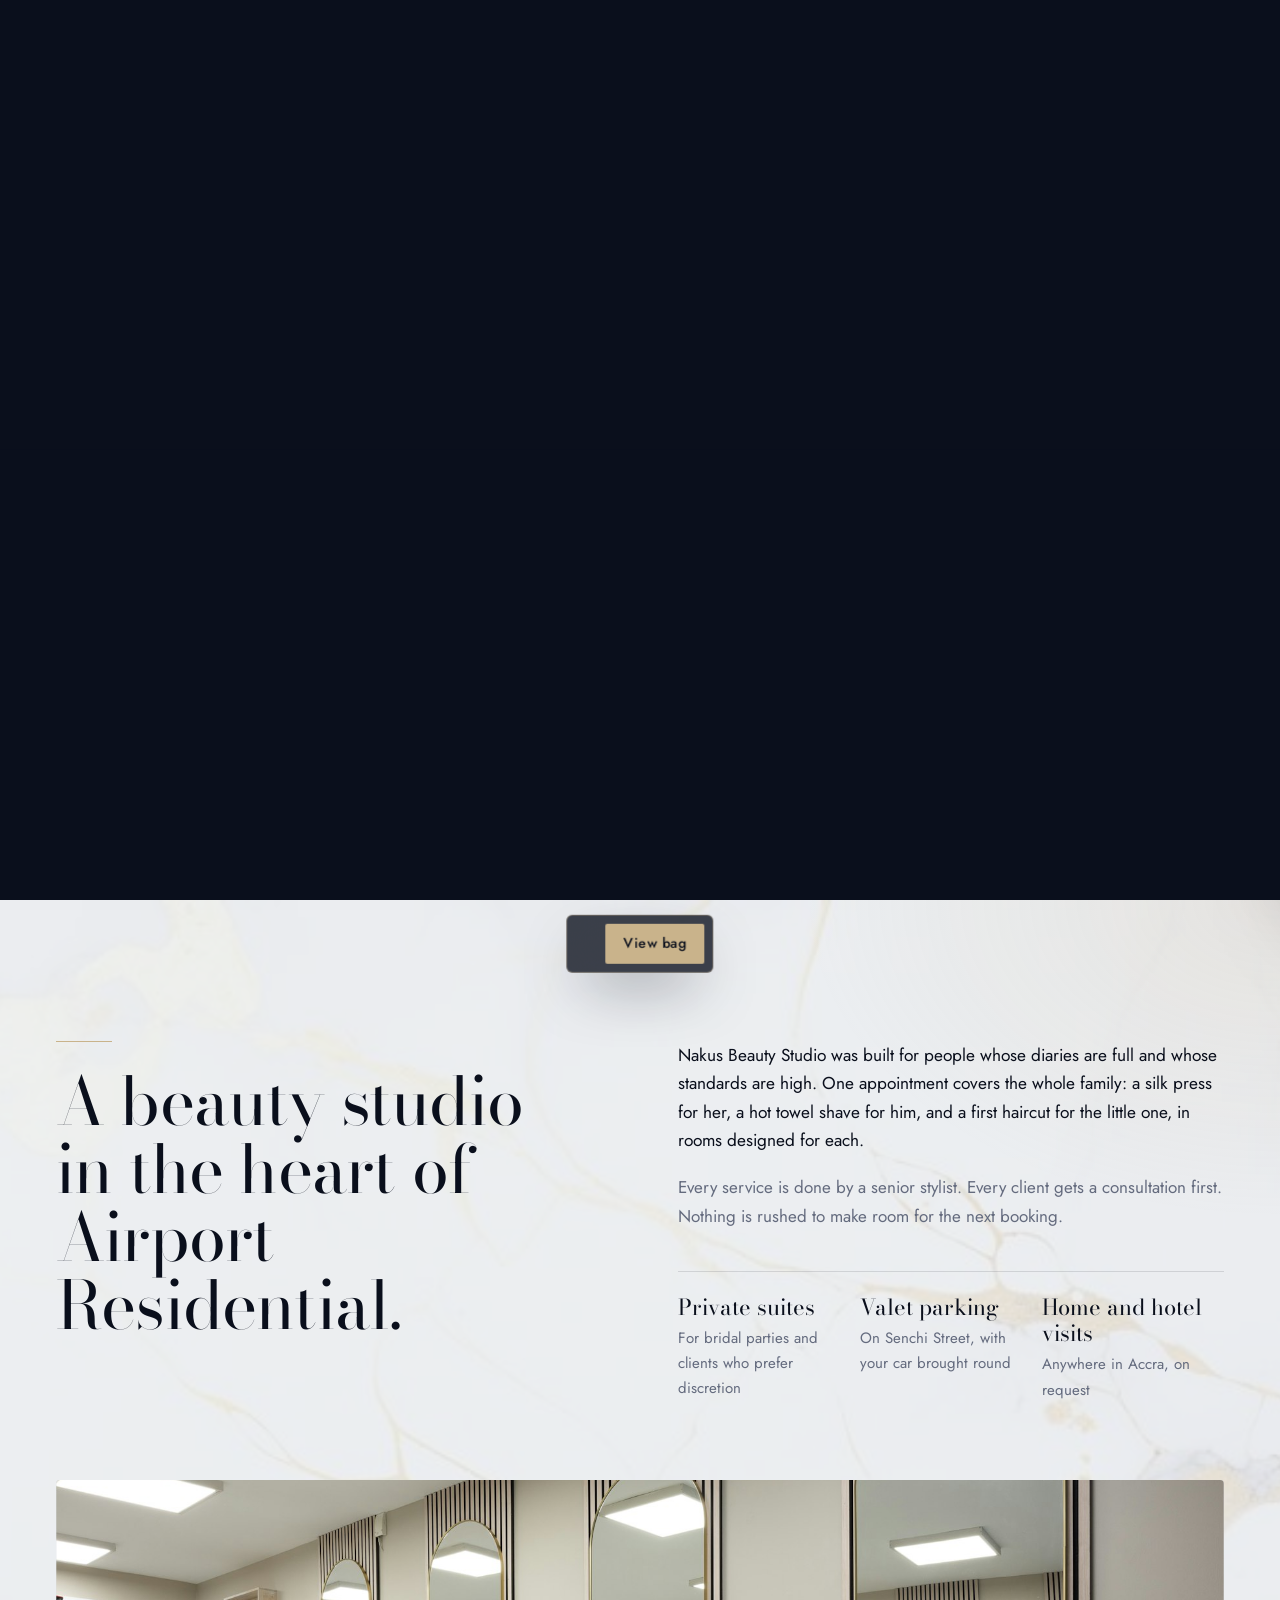
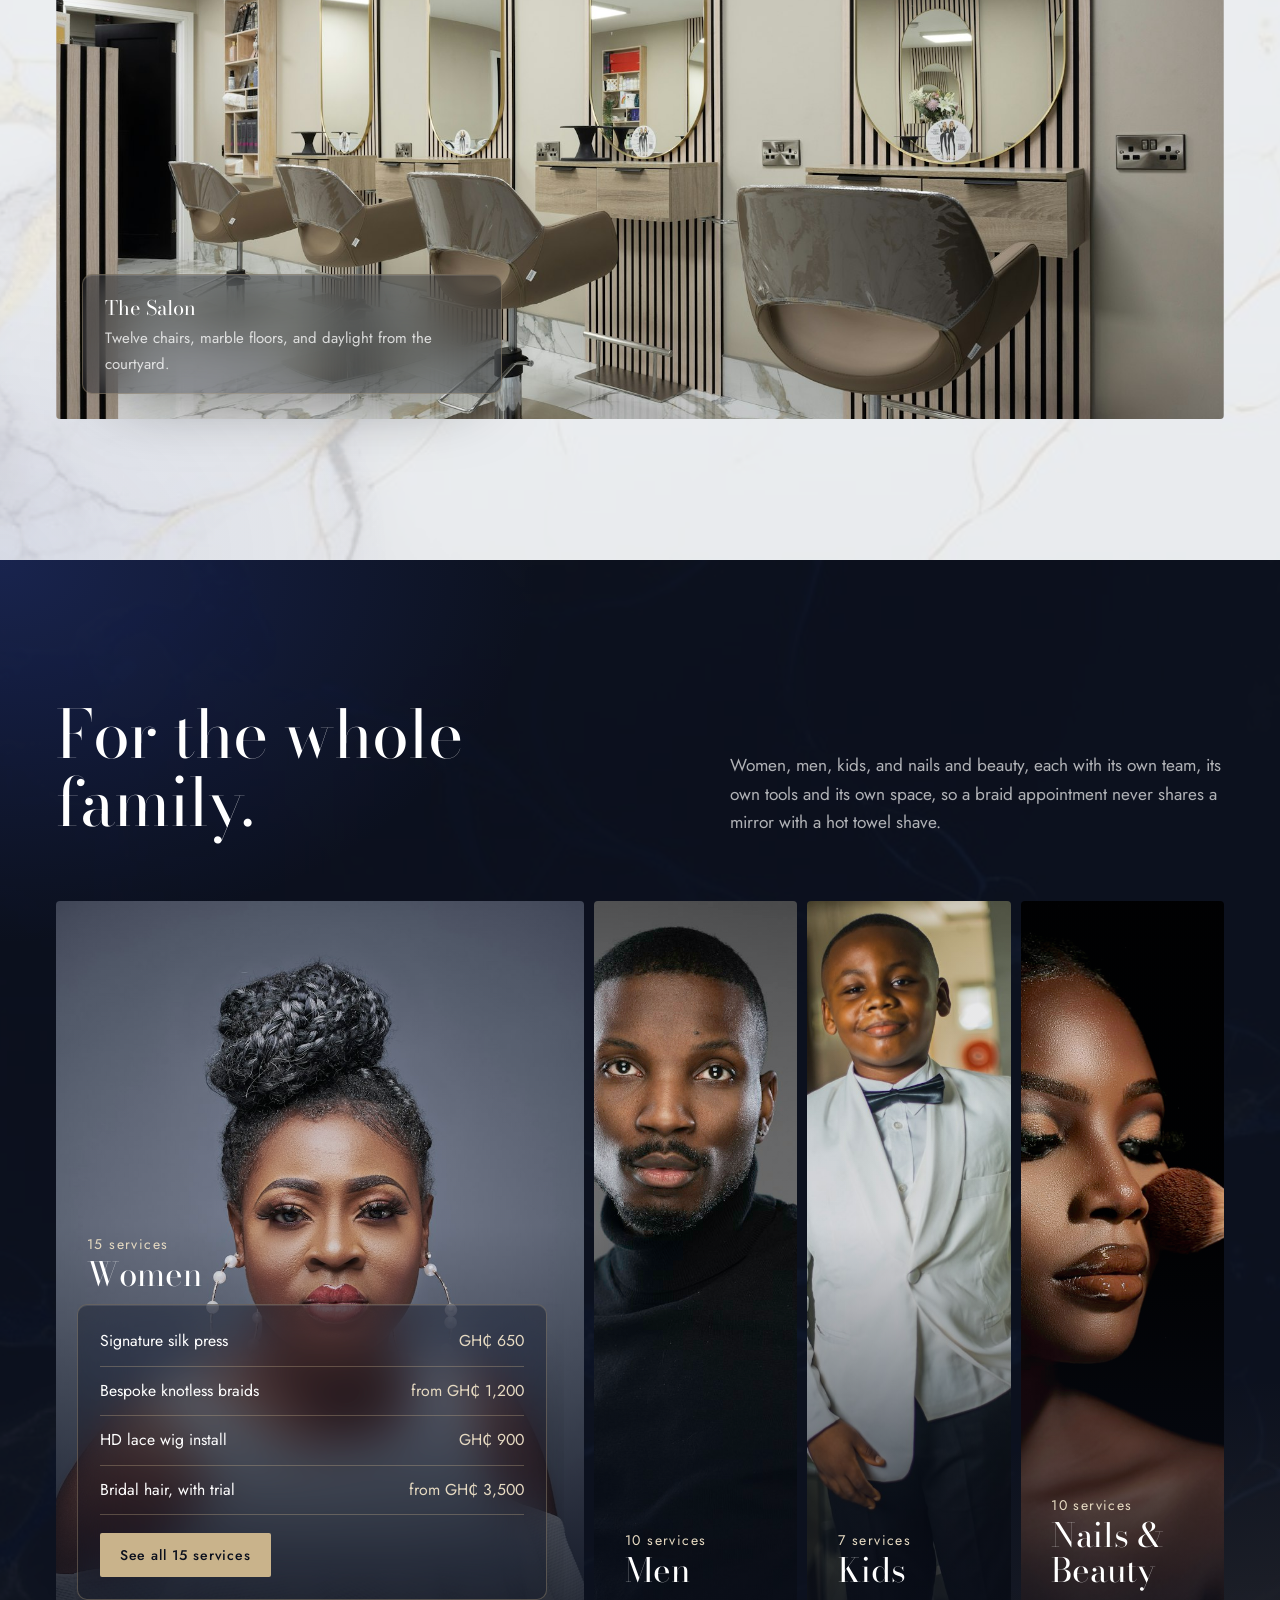
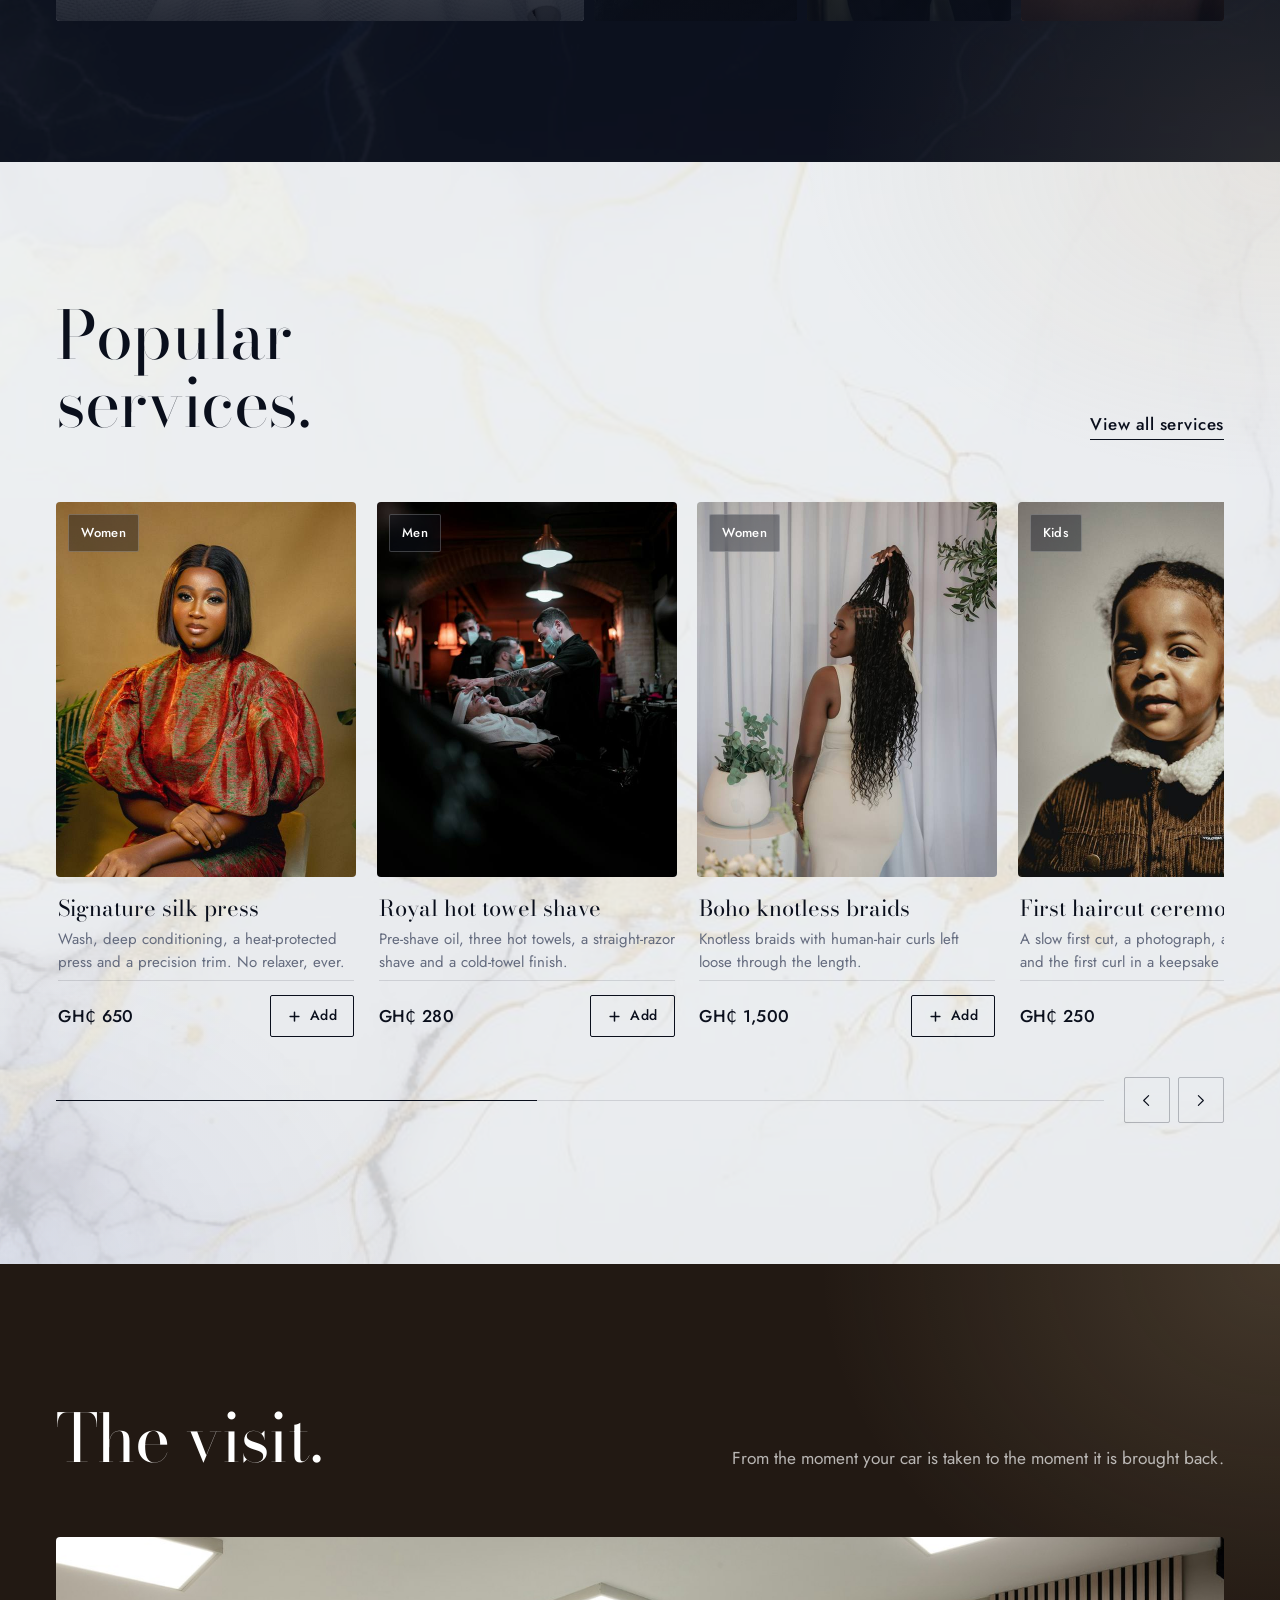
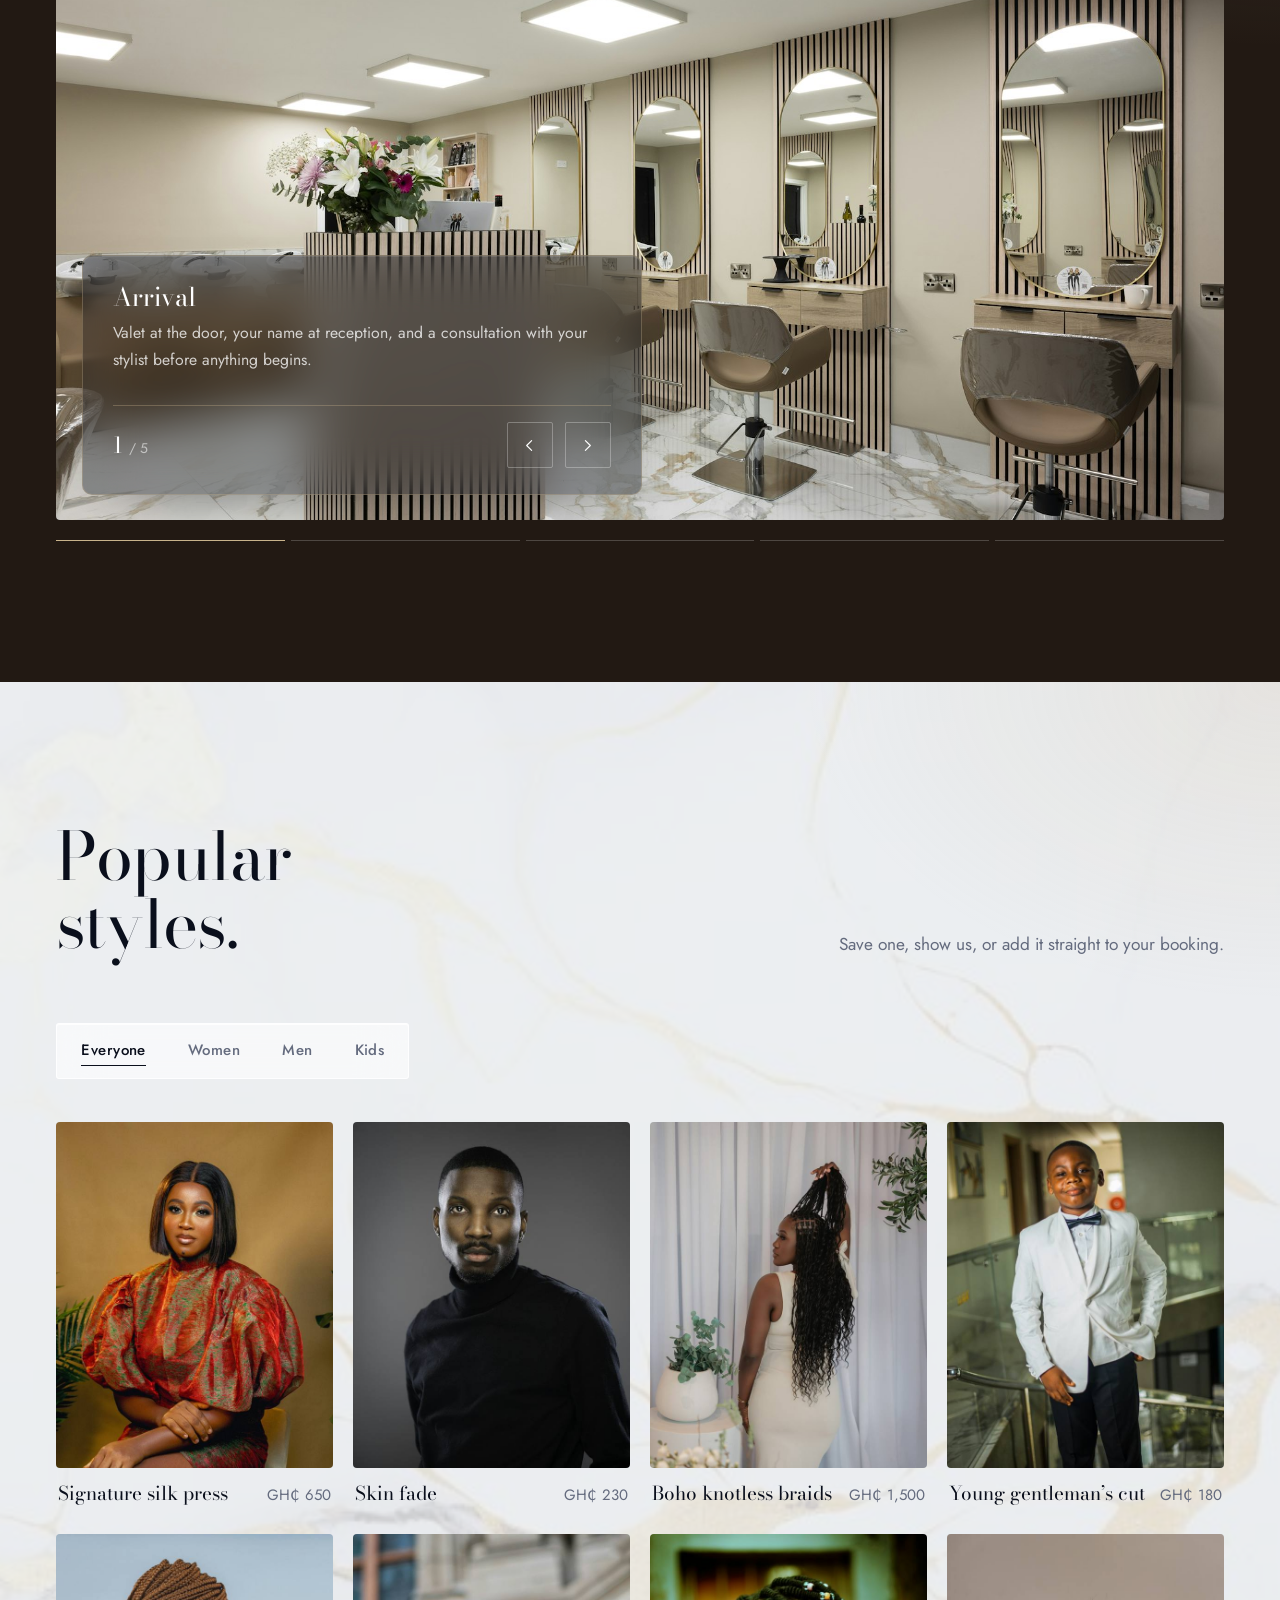
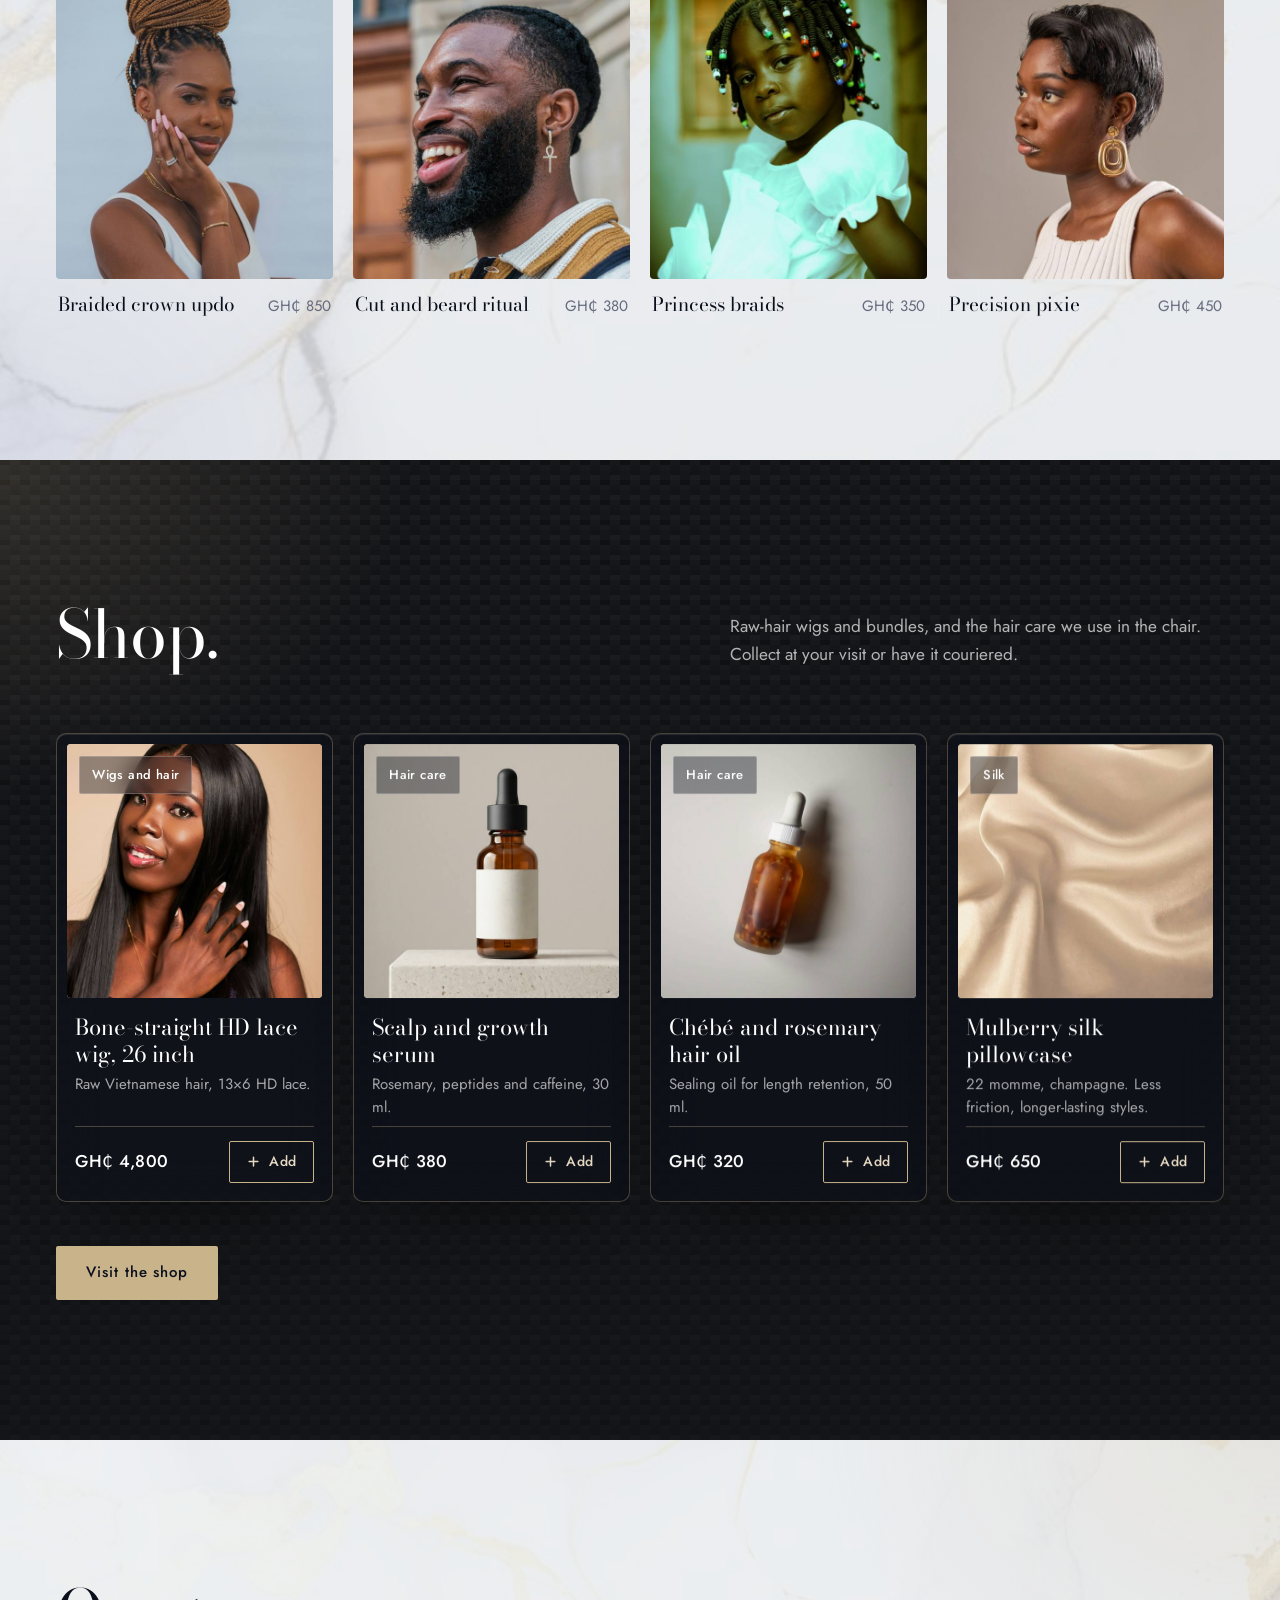
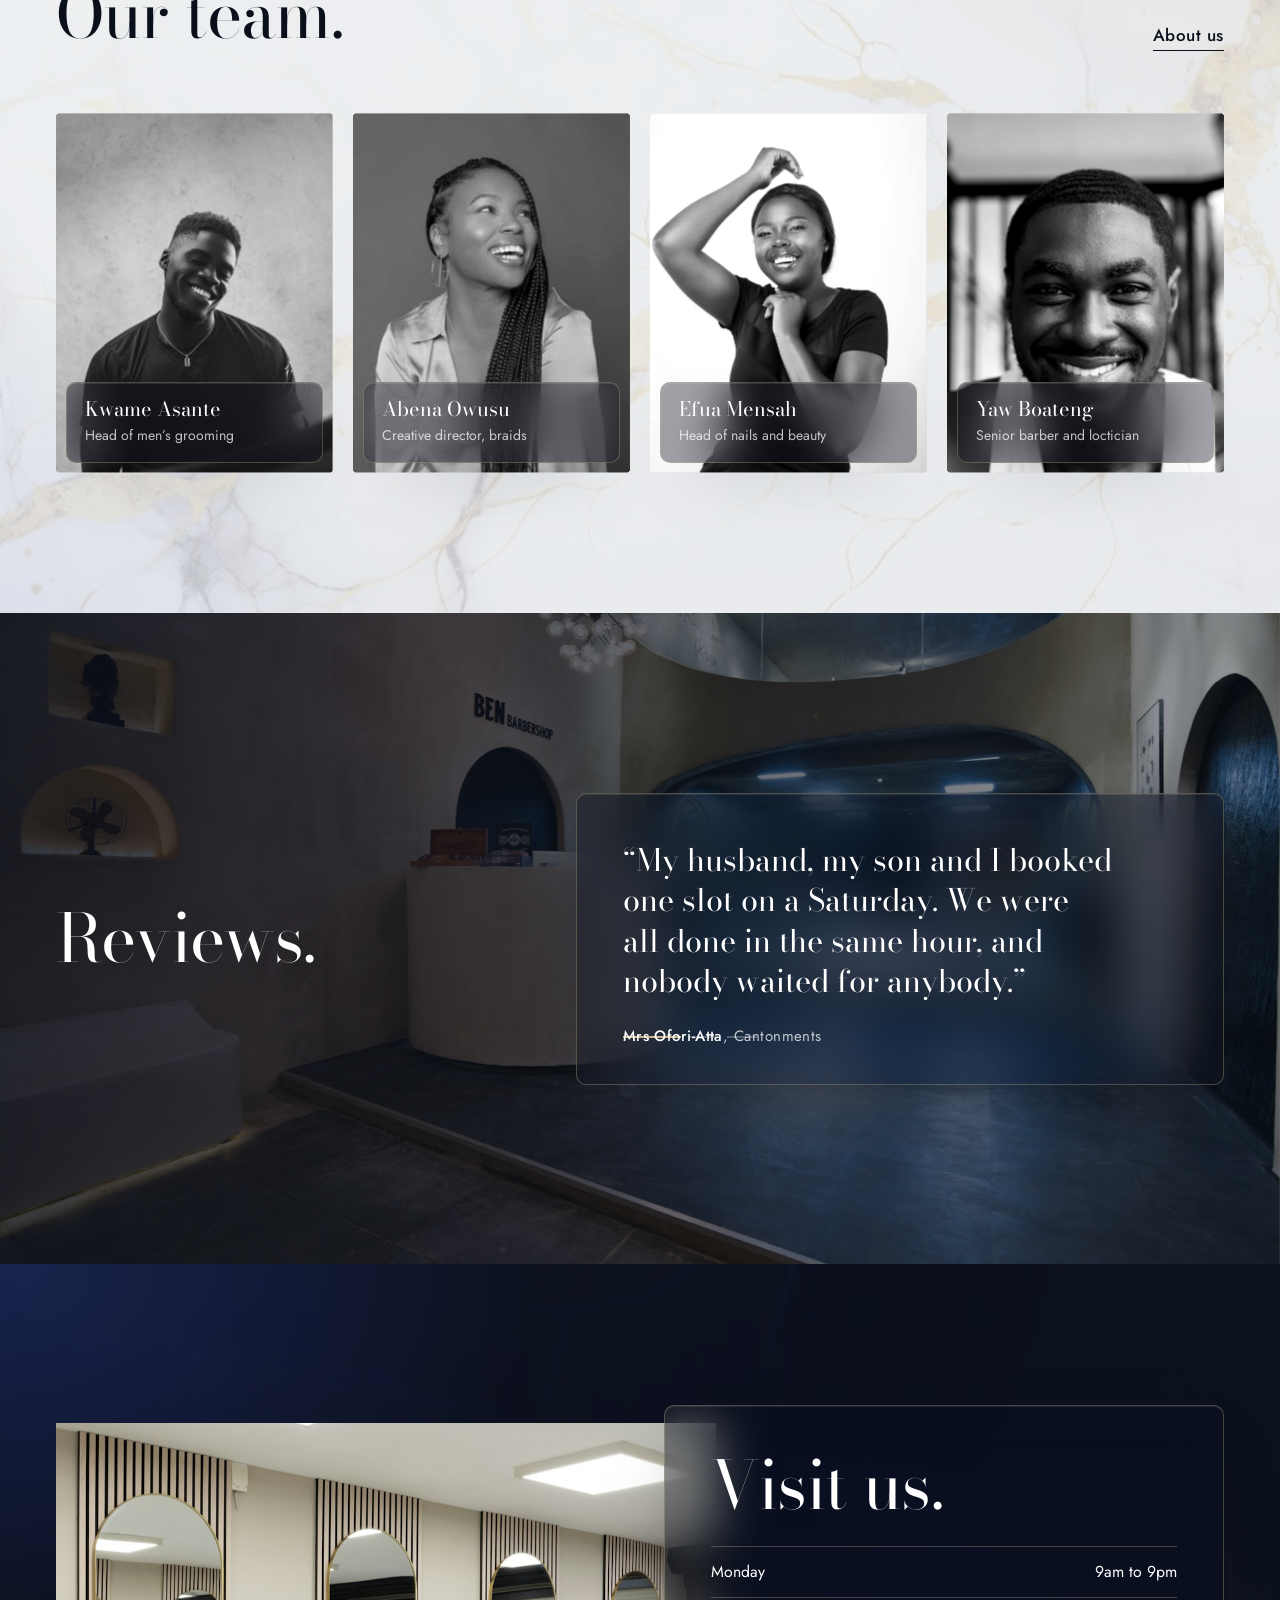
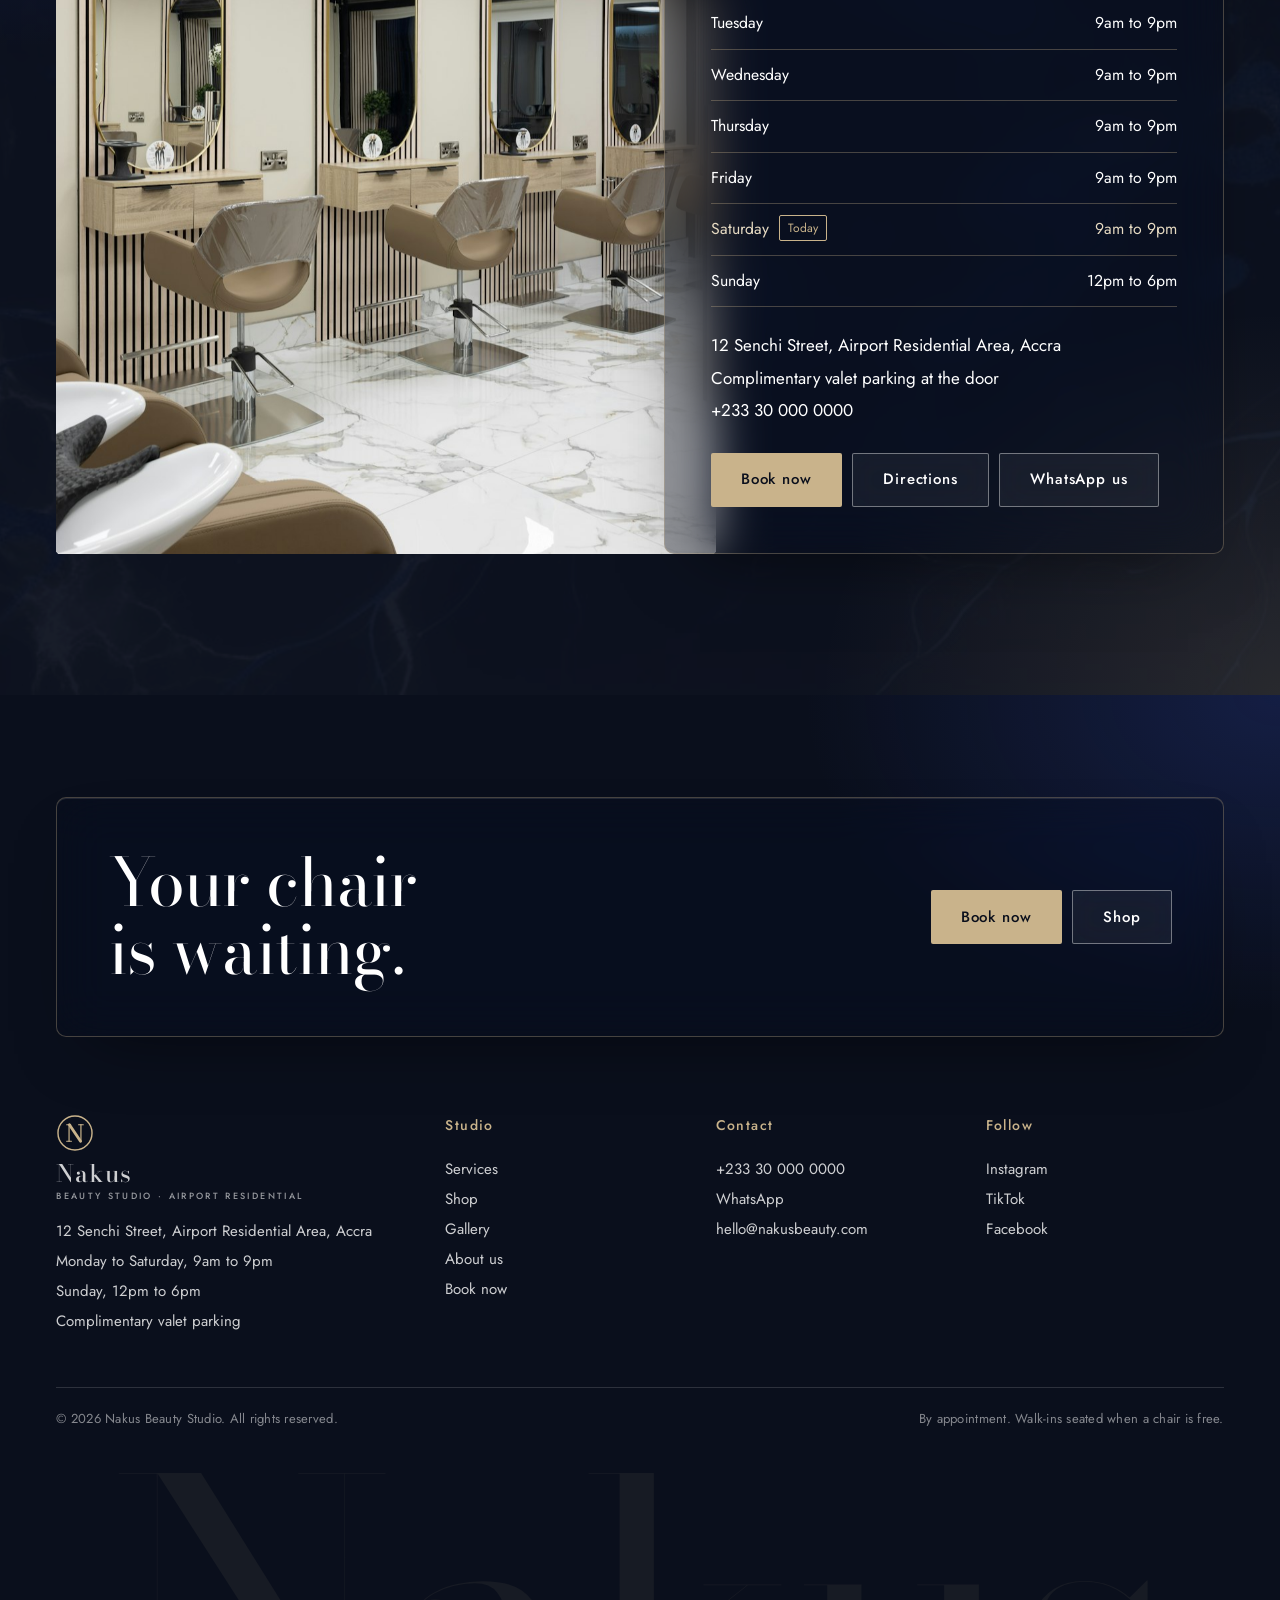
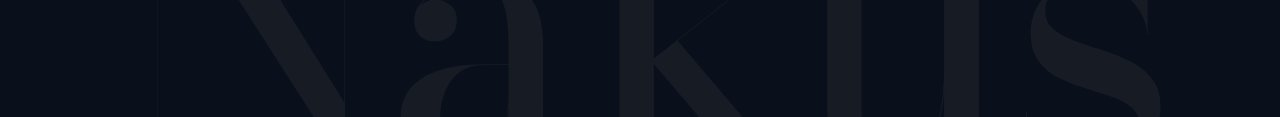
<file: index.html>
<!DOCTYPE html>
<html lang="en">
<head>
  <meta charset="UTF-8">
  <meta name="viewport" content="width=device-width, initial-scale=1">
  <title>Nakus Beauty Studio | Hair and beauty studio, Airport Residential, Accra</title>
  <meta name="description" content="Nakus Beauty Studio is a private hair and beauty studio in Airport Residential, Accra. Silk presses, braids, wigs, men’s grooming, kids’ cuts, nails, lashes and make-up. By appointment, seven days.">
  <meta name="theme-color" content="#0A0F1C">
  <link rel="icon" href="assets/img/favicon.svg" type="image/svg+xml">
  <link rel="preload" href="assets/fonts/bodoni-moda-latin-opsz-normal.woff2" as="font" type="font/woff2" crossorigin>
  <link rel="preload" href="assets/fonts/jost-latin-wght-normal.woff2" as="font" type="font/woff2" crossorigin>
  <link rel="stylesheet" href="assets/css/site.css">
</head>
<body data-page="index">

  <div class="intro" id="intro" aria-hidden="true">
    <div class="intro__half intro__half--t"></div>
    <div class="intro__half intro__half--b"></div>
    <div class="intro__in">
      <span id="introMark"></span>
      <div class="intro__word" id="introWord"></div>
      <span class="intro__rule" id="introRule"></span>
      <p class="intro__sub" id="introSub">Beauty Studio, Airport Residential</p>
    </div>
  </div>

  <main>
    <!-- HERO -->
    <section class="hero" data-hero>
      <div class="wall" id="wall" aria-hidden="true"></div>
      <div class="hero__scrim"></div>
      <div class="wrap hero__in">
        <div class="hero__grid">
          <div>
            <p class="hero__place" id="heroPlace">Airport Residential, Accra</p>
            <h1 class="h-xl" id="heroTitle" data-lines="manual">Quietly<br>impeccable.</h1>
            <p class="lead hero__sub" id="heroSub">A private hair and beauty studio for women, men and their children. Senior stylists only, private suites, and the time it takes to get it right.</p>
            <div class="hero__cta" id="heroCta">
              <a class="btn btn--champ" href="book.html">Book now</a>
              <a class="btn btn--glass" href="services.html">View services</a>
            </div>
          </div>
          <aside class="status glass-d" id="status" aria-label="Opening status">
            <div class="status__live"><span class="status__dot" id="statusDot"></span><span id="statusText">Open today</span></div>
            <dl>
              <dt>Monday to Saturday</dt><dd>9am to 9pm</dd>
              <dt>Sunday</dt><dd>12pm to 6pm</dd>
              <dt>Valet parking</dt><dd>Complimentary</dd>
            </dl>
          </aside>
        </div>
      </div>
    </section>

    <!-- INTRODUCTION -->
    <section class="sec s-porcelain">
      <div class="wrap">
        <div class="intro-ed">
          <div>
            <span class="rule" data-rise></span>
            <h2 class="h-l" data-lines>A beauty studio<br>in the heart of<br>Airport Residential.</h2>
          </div>
          <div class="intro-ed__text">
            <p class="lead" data-rise>Nakus Beauty Studio was built for people whose diaries are full and whose standards are high. One appointment covers the whole family: a silk press for her, a hot towel shave for him, and a first haircut for the little one, in rooms designed for each.</p>
            <p class="muted" data-rise>Every service is done by a senior stylist. Every client gets a consultation first. Nothing is rushed to make room for the next booking.</p>
            <div class="intro-ed__facts" data-rise>
              <div><b>Private suites</b><span>For bridal parties and clients who prefer discretion</span></div>
              <div><b>Valet parking</b><span>On Senchi Street, with your car brought round</span></div>
              <div><b>Home and hotel visits</b><span>Anywhere in Accra, on request</span></div>
            </div>
          </div>
        </div>
        <div class="intro-ed__photo">
          <div class="ph" data-unmask><img src="assets/img/lx-space-salon.jpg" alt="The salon floor: marble, oval gold-framed mirrors and mocha leather chairs"></div>
          <div class="intro-ed__cap glass-d" data-rise><b>The Salon</b><span>Twelve chairs, marble floors, and daylight from the courtyard.</span></div>
        </div>
      </div>
    </section>

    <!-- ROOMS -->
    <section class="sec s-ink">
      <div class="wrap">
        <div class="sec-head">
          <h2 class="h-l" data-lines>For the whole<br>family.</h2>
          <p class="lead muted" data-rise>Women, men, kids, and nails and beauty, each with its own team, its own tools and its own space, so a braid appointment never shares a mirror with a hot towel shave.</p>
        </div>
        <div class="doors" id="doors"></div>
      </div>
    </section>

    <!-- SIGNATURES -->
    <section class="sec s-porcelain">
      <div class="wrap">
        <div class="sec-head">
          <h2 class="h-l" data-lines>Popular<br>services.</h2>
          <p data-rise><a class="link" href="services.html">View all services</a></p>
        </div>
        <div class="rail" id="rail"></div>
        <div class="rail__ctrl">
          <div class="rail__bar"><i id="railBar"></i></div>
          <div class="rail__btns">
            <button class="arrow arrow--d" id="railPrev" aria-label="Previous services"><svg viewBox="0 0 24 24" fill="none" stroke="currentColor" stroke-width="1.6" stroke-linecap="round" stroke-linejoin="round"><path d="M15 5l-7 7 7 7"/></svg></button>
            <button class="arrow arrow--d" id="railNext" aria-label="Next services"><svg viewBox="0 0 24 24" fill="none" stroke="currentColor" stroke-width="1.6" stroke-linecap="round" stroke-linejoin="round"><path d="M9 5l7 7-7 7"/></svg></button>
          </div>
        </div>
      </div>
    </section>

    <!-- THE EXPERIENCE -->
    <section class="sec s-espresso">
      <div class="wrap">
        <div class="sec-head">
          <h2 class="h-l" data-lines>The visit.</h2>
          <p class="lead muted" data-rise>From the moment your car is taken to the moment it is brought back.</p>
        </div>
        <div class="show" id="show">
          <div class="show__stage" data-unmask>
            <div class="show__slide is-on"><img src="assets/img/lx-space-wide.jpg" alt="Reception and the salon floor with fresh flowers on the desk"></div>
            <div class="show__slide"><img src="assets/img/lx-champagne.jpg" alt="Glasses being filled on a gold tray" loading="lazy"></div>
            <div class="show__slide"><img src="assets/img/lx-space-basin.jpg" alt="A marble basin under a gold-framed mirror" loading="lazy"></div>
            <div class="show__slide"><img src="assets/img/lx-space-groom2.jpg" alt="The men’s grooming room with leather barber chairs" loading="lazy"></div>
            <div class="show__slide"><img src="assets/img/lx-space-nails.jpg" alt="The nails and beauty room with a lit polish wall and palms" loading="lazy"></div>
            <div class="show__panel glass-d">
              <div class="show__cap" id="showCap" aria-live="polite">
                <div class="is-on"><h3>Arrival</h3><p>Valet at the door, your name at reception, and a consultation with your stylist before anything begins.</p></div>
                <div><h3>Something cold</h3><p>Sparkling, sobolo or a fresh juice while you settle in. Wi-Fi, quiet corners and a charger at every chair.</p></div>
                <div><h3>The wash suite</h3><p>Reclining marble basins, warm towels and a scalp massage with every wash.</p></div>
                <div><h3>Men’s grooming</h3><p>A separate room for men, with its own barbers, hot towels and a straight razor opened in front of you.</p></div>
                <div><h3>Nails and beauty</h3><p>Manicures, pedicures, lashes and brows in private chairs, open until nine.</p></div>
              </div>
              <div class="show__ctrl">
                <span class="show__count" id="showCount">1 <small>/ 5</small></span>
                <button class="arrow" id="showPrev" aria-label="Previous slide"><svg viewBox="0 0 24 24" fill="none" stroke="currentColor" stroke-width="1.6" stroke-linecap="round" stroke-linejoin="round"><path d="M15 5l-7 7 7 7"/></svg></button>
                <button class="arrow" id="showNext" aria-label="Next slide"><svg viewBox="0 0 24 24" fill="none" stroke="currentColor" stroke-width="1.6" stroke-linecap="round" stroke-linejoin="round"><path d="M9 5l7 7-7 7"/></svg></button>
              </div>
            </div>
          </div>
          <div class="show__ticks" id="showTicks"><i></i><i></i><i></i><i></i><i></i></div>
        </div>
      </div>
    </section>

    <!-- LOOKS -->
    <section class="sec s-porcelain">
      <div class="wrap">
        <div class="sec-head">
          <h2 class="h-l" data-lines>Popular<br>styles.</h2>
          <p class="lead muted" data-rise>Save one, show us, or add it straight to your booking.</p>
        </div>
        <div class="tabs glass" id="chartTabs" role="group" aria-label="Filter looks">
          <button class="tab" aria-pressed="true" data-who="all">Everyone</button>
          <button class="tab" aria-pressed="false" data-who="women">Women</button>
          <button class="tab" aria-pressed="false" data-who="men">Men</button>
          <button class="tab" aria-pressed="false" data-who="kids">Kids</button>
        </div>
        <div class="grid4" id="chart" style="margin-top:clamp(28px,3.4vw,44px)"></div>
      </div>
    </section>

    <!-- SHOP -->
    <section class="sec s-carbon">
      <div class="wrap">
        <div class="sec-head">
          <h2 class="h-l" data-lines>Shop.</h2>
          <p class="lead muted" data-rise>Raw-hair wigs and bundles, and the hair care we use in the chair. Collect at your visit or have it couriered.</p>
        </div>
        <div class="grid4" id="shopTeaser"></div>
        <p style="margin-top:44px" data-rise><a class="btn btn--champ" href="shop.html">Visit the shop</a></p>
      </div>
    </section>

    <!-- TEAM -->
    <section class="sec s-porcelain">
      <div class="wrap">
        <div class="sec-head">
          <h2 class="h-l" data-lines>Our team.</h2>
          <p data-rise><a class="link" href="about.html">About us</a></p>
        </div>
        <div class="team" id="team"></div>
      </div>
    </section>

    <!-- WORDS -->
    <section class="band">
      <div class="band__bg" data-parallax style="background-image:url('assets/img/lx-space-groom.jpg')"></div>
      <div class="wrap quotes">
        <h2 class="h-l" data-lines>Reviews.</h2>
        <div class="quote-card glass-d">
          <div class="quote-box" id="quotes">
            <figure class="quote is-on"><blockquote>“My husband, my son and I booked one slot on a Saturday. We were all done in the same hour, and nobody waited for anybody.”</blockquote><figcaption><b>Mrs Ofori-Atta</b>, Cantonments</figcaption></figure>
            <figure class="quote"><blockquote>“The best silk press I have had in Accra, and it was still swinging a fortnight later.”</blockquote><figcaption><b>Naa Adjeley</b>, comes every month</figcaption></figure>
            <figure class="quote"><blockquote>“A proper hot towel shave, a quiet room and a barber who listens. I plan my week around it.”</blockquote><figcaption><b>Kofi A.</b>, Ridge</figcaption></figure>
          </div>
          <div class="dots" id="quoteDots"><button aria-label="Review 1"></button><button aria-label="Review 2"></button><button aria-label="Review 3"></button></div>
        </div>
      </div>
    </section>

    <!-- VISIT -->
    <section class="sec s-ink" id="visit">
      <div class="wrap visit">
        <div class="ph visit__photo" data-unmask><img src="assets/img/lx-space-chairs.jpg" alt="A row of mocha salon chairs beneath oval mirrors" loading="lazy"></div>
        <div class="visit__card glass-d">
          <h2 class="h-l" data-lines>Visit us.</h2>
          <ul class="hours" id="hours"></ul>
          <div class="visit__lines">
            <p>12 Senchi Street, Airport Residential Area, Accra</p>
            <p>Complimentary valet parking at the door</p>
            <p><a href="tel:+233300000000">+233 30 000 0000</a></p>
          </div>
          <div class="visit__cta">
            <a class="btn btn--champ" href="book.html">Book now</a>
            <a class="btn btn--glass" href="https://www.google.com/maps/search/?api=1&query=Airport+Residential+Area+Accra" target="_blank" rel="noopener">Directions</a>
            <a class="btn btn--glass" href="https://wa.me/233300000000" target="_blank" rel="noopener">WhatsApp us</a>
          </div>
        </div>
      </div>
    </section>
  </main>

  <footer data-foot></footer>

  <script src="assets/vendor/gsap.min.js"></script>
  <script src="assets/vendor/ScrollTrigger.min.js"></script>
  <script src="assets/vendor/lenis.min.js"></script>
  <script src="assets/js/data.js"></script>
  <script src="assets/js/site.js"></script>
  <script src="assets/js/home.js"></script>
</body>
</html>
</file>
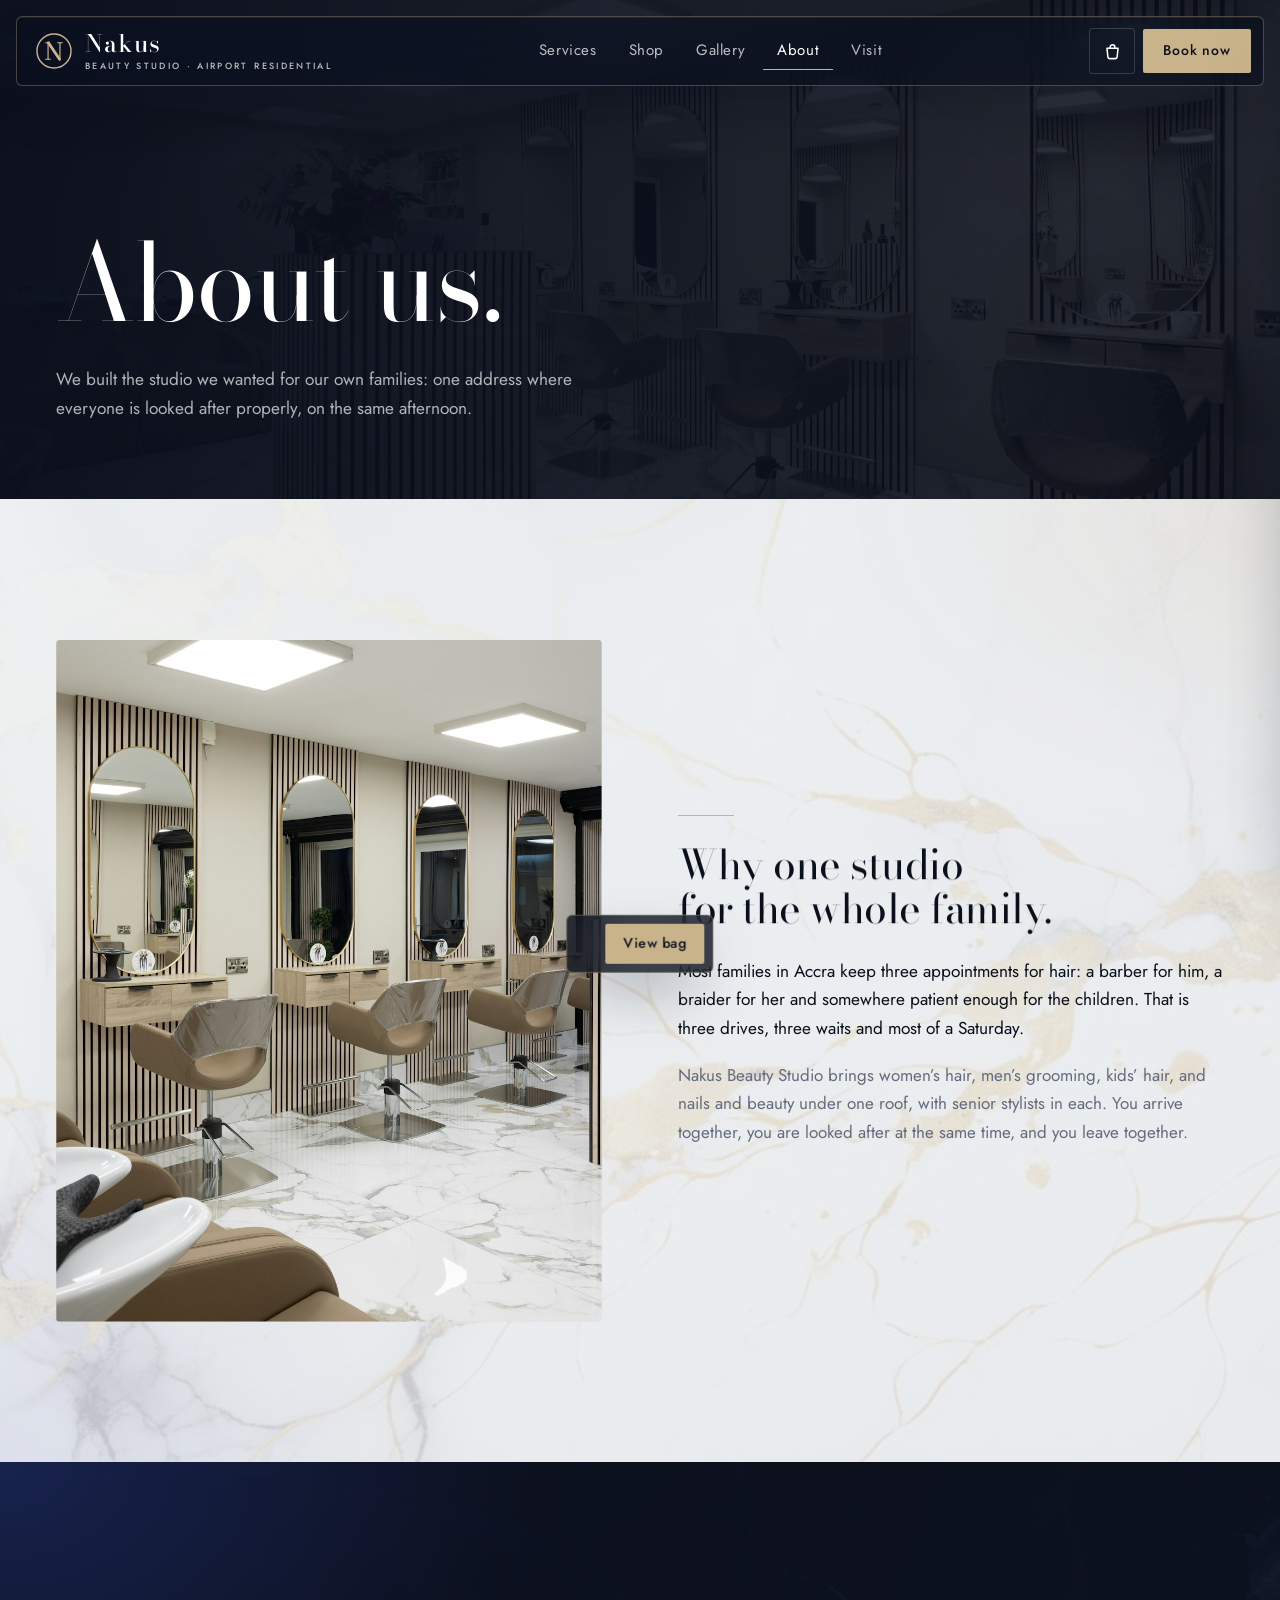
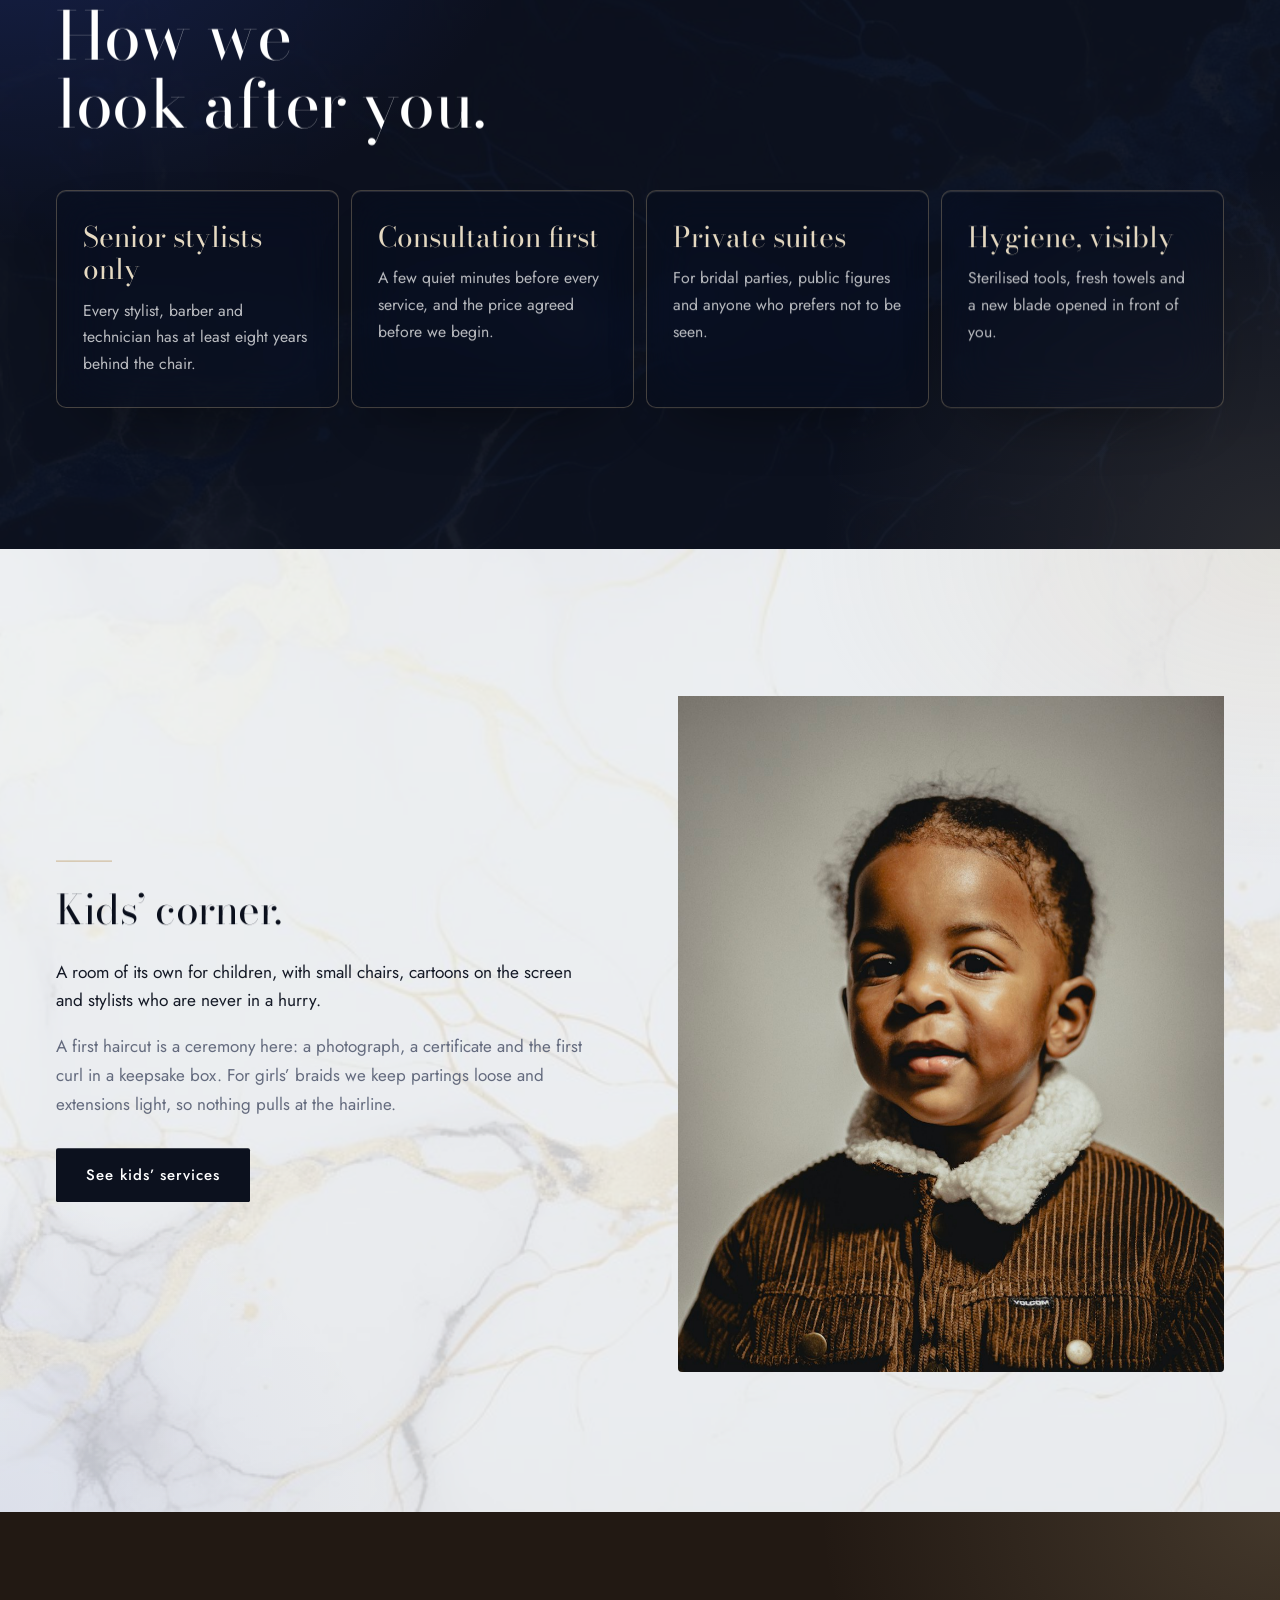
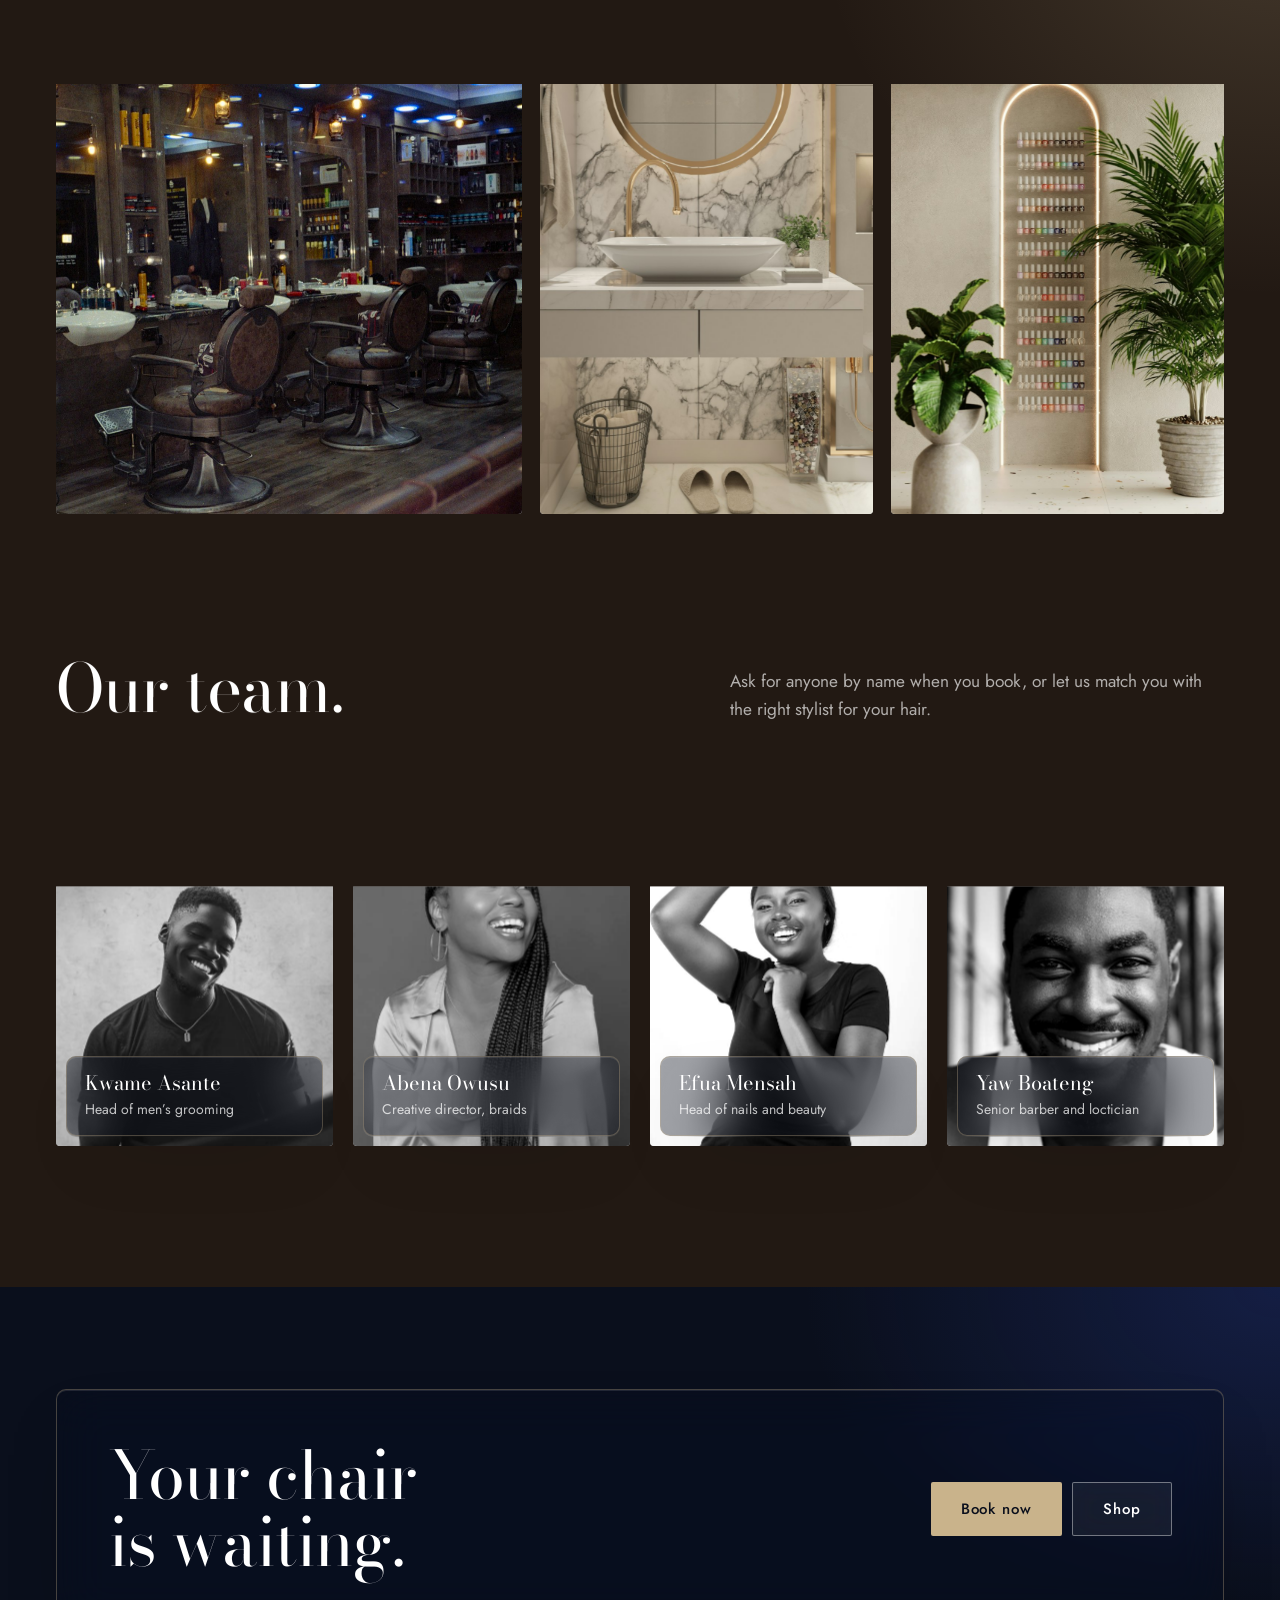
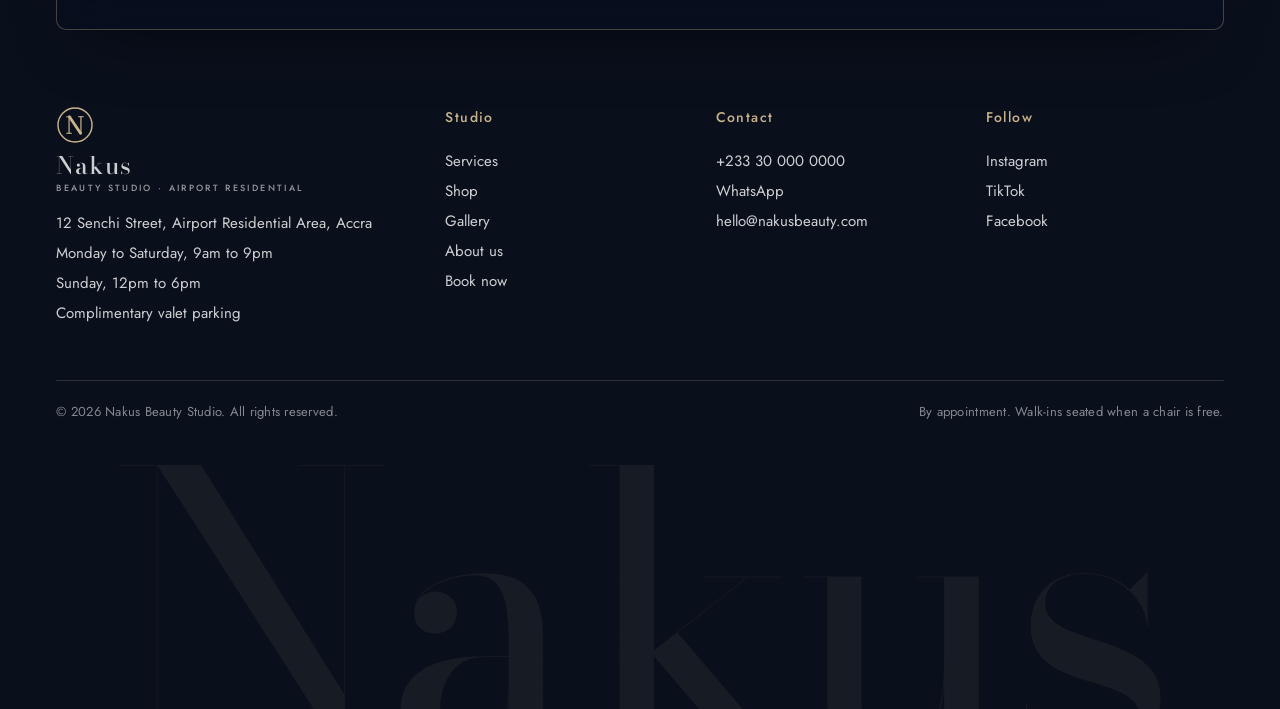
<file: about.html>
<!DOCTYPE html>
<html lang="en">
<head>
  <meta charset="UTF-8">
  <meta name="viewport" content="width=device-width, initial-scale=1">
  <title>About Us | Nakus Beauty Studio</title>
  <meta name="description" content="The story of Nakus Beauty Studio, a private hair and beauty studio for families in Airport Residential, Accra: women, men, kids, nails and beauty, senior stylists, private suites and valet parking.">
  <meta name="theme-color" content="#0A0F1C">
  <link rel="icon" href="assets/img/favicon.svg" type="image/svg+xml">
  <link rel="preload" href="assets/fonts/bodoni-moda-latin-opsz-normal.woff2" as="font" type="font/woff2" crossorigin>
  <link rel="preload" href="assets/fonts/jost-latin-wght-normal.woff2" as="font" type="font/woff2" crossorigin>
  <link rel="stylesheet" href="assets/css/site.css">
</head>
<body data-page="about">

  <main>
    <section class="phead phead--photo">
      <div class="phead__bg" style="background-image:url('assets/img/lx-space-wide.jpg')"></div>
      <div class="wrap">
        <h1 class="h-xl" data-lines="manual">About us.</h1>
        <p class="lead muted" data-rise>We built the studio we wanted for our own families: one address where everyone is looked after properly, on the same afternoon.</p>
      </div>
    </section>

    <section class="sec s-porcelain">
      <div class="wrap story">
        <div class="ph" data-unmask><img src="assets/img/lx-space-chairs.jpg" alt="Mocha salon chairs beneath oval gold mirrors"></div>
        <div class="story__text">
          <span class="rule" data-rise></span>
          <h2 class="h-m" data-lines>Why one studio<br>for the whole family.</h2>
          <p class="lead" data-rise>Most families in Accra keep three appointments for hair: a barber for him, a braider for her and somewhere patient enough for the children. That is three drives, three waits and most of a Saturday.</p>
          <p class="muted" data-rise>Nakus Beauty Studio brings women’s hair, men’s grooming, kids’ hair, and nails and beauty under one roof, with senior stylists in each. You arrive together, you are looked after at the same time, and you leave together.</p>
        </div>
      </div>
    </section>

    <section class="sec s-ink">
      <div class="wrap">
        <h2 class="h-l" data-lines style="margin-bottom:clamp(36px,4vw,60px)">How we<br>look after you.</h2>
        <div class="facts">
          <div class="fact glass-d" data-rise><b>Senior stylists only</b><span>Every stylist, barber and technician has at least eight years behind the chair.</span></div>
          <div class="fact glass-d" data-rise><b>Consultation first</b><span>A few quiet minutes before every service, and the price agreed before we begin.</span></div>
          <div class="fact glass-d" data-rise><b>Private suites</b><span>For bridal parties, public figures and anyone who prefers not to be seen.</span></div>
          <div class="fact glass-d" data-rise><b>Hygiene, visibly</b><span>Sterilised tools, fresh towels and a new blade opened in front of you.</span></div>
        </div>
      </div>
    </section>

    <section class="sec s-porcelain">
      <div class="wrap story story--flip">
        <div class="story__text">
          <span class="rule" data-rise></span>
          <h2 class="h-m" data-lines>Kids’ corner.</h2>
          <p class="lead" data-rise>A room of its own for children, with small chairs, cartoons on the screen and stylists who are never in a hurry.</p>
          <p class="muted" data-rise>A first haircut is a ceremony here: a photograph, a certificate and the first curl in a keepsake box. For girls’ braids we keep partings loose and extensions light, so nothing pulls at the hairline.</p>
          <p data-rise style="margin-top:30px"><a class="btn btn--ink" href="services.html#kids">See kids’ services</a></p>
        </div>
        <div class="ph" data-unmask><img src="assets/img/lx-k-first.jpg" alt="A toddler in a corduroy jacket after his first haircut" loading="lazy"></div>
      </div>
    </section>

    <section class="sec s-espresso">
      <div class="wrap">
        <div class="strip" style="margin-bottom:var(--sec)">
          <div class="ph" data-unmask><img src="assets/img/lx-space-groom2.jpg" alt="Leather chairs in the men’s grooming room" loading="lazy"></div>
          <div class="ph" data-unmask><img src="assets/img/lx-space-basin.jpg" alt="A marble basin under a gold-framed mirror" loading="lazy"></div>
          <div class="ph" data-unmask><img src="assets/img/lx-space-nails.jpg" alt="The lit polish wall in the nails and beauty room" loading="lazy"></div>
        </div>
        <div class="sec-head">
          <h2 class="h-l" data-lines>Our team.</h2>
          <p class="lead muted" data-rise>Ask for anyone by name when you book, or let us match you with the right stylist for your hair.</p>
        </div>
        <div class="team" id="teamAll"></div>
      </div>
    </section>
  </main>

  <footer data-foot></footer>

  <script src="assets/vendor/gsap.min.js"></script>
  <script src="assets/vendor/ScrollTrigger.min.js"></script>
  <script src="assets/vendor/lenis.min.js"></script>
  <script src="assets/js/data.js"></script>
  <script src="assets/js/site.js"></script>
  <script src="assets/js/pages.js"></script>
</body>
</html>
</file>
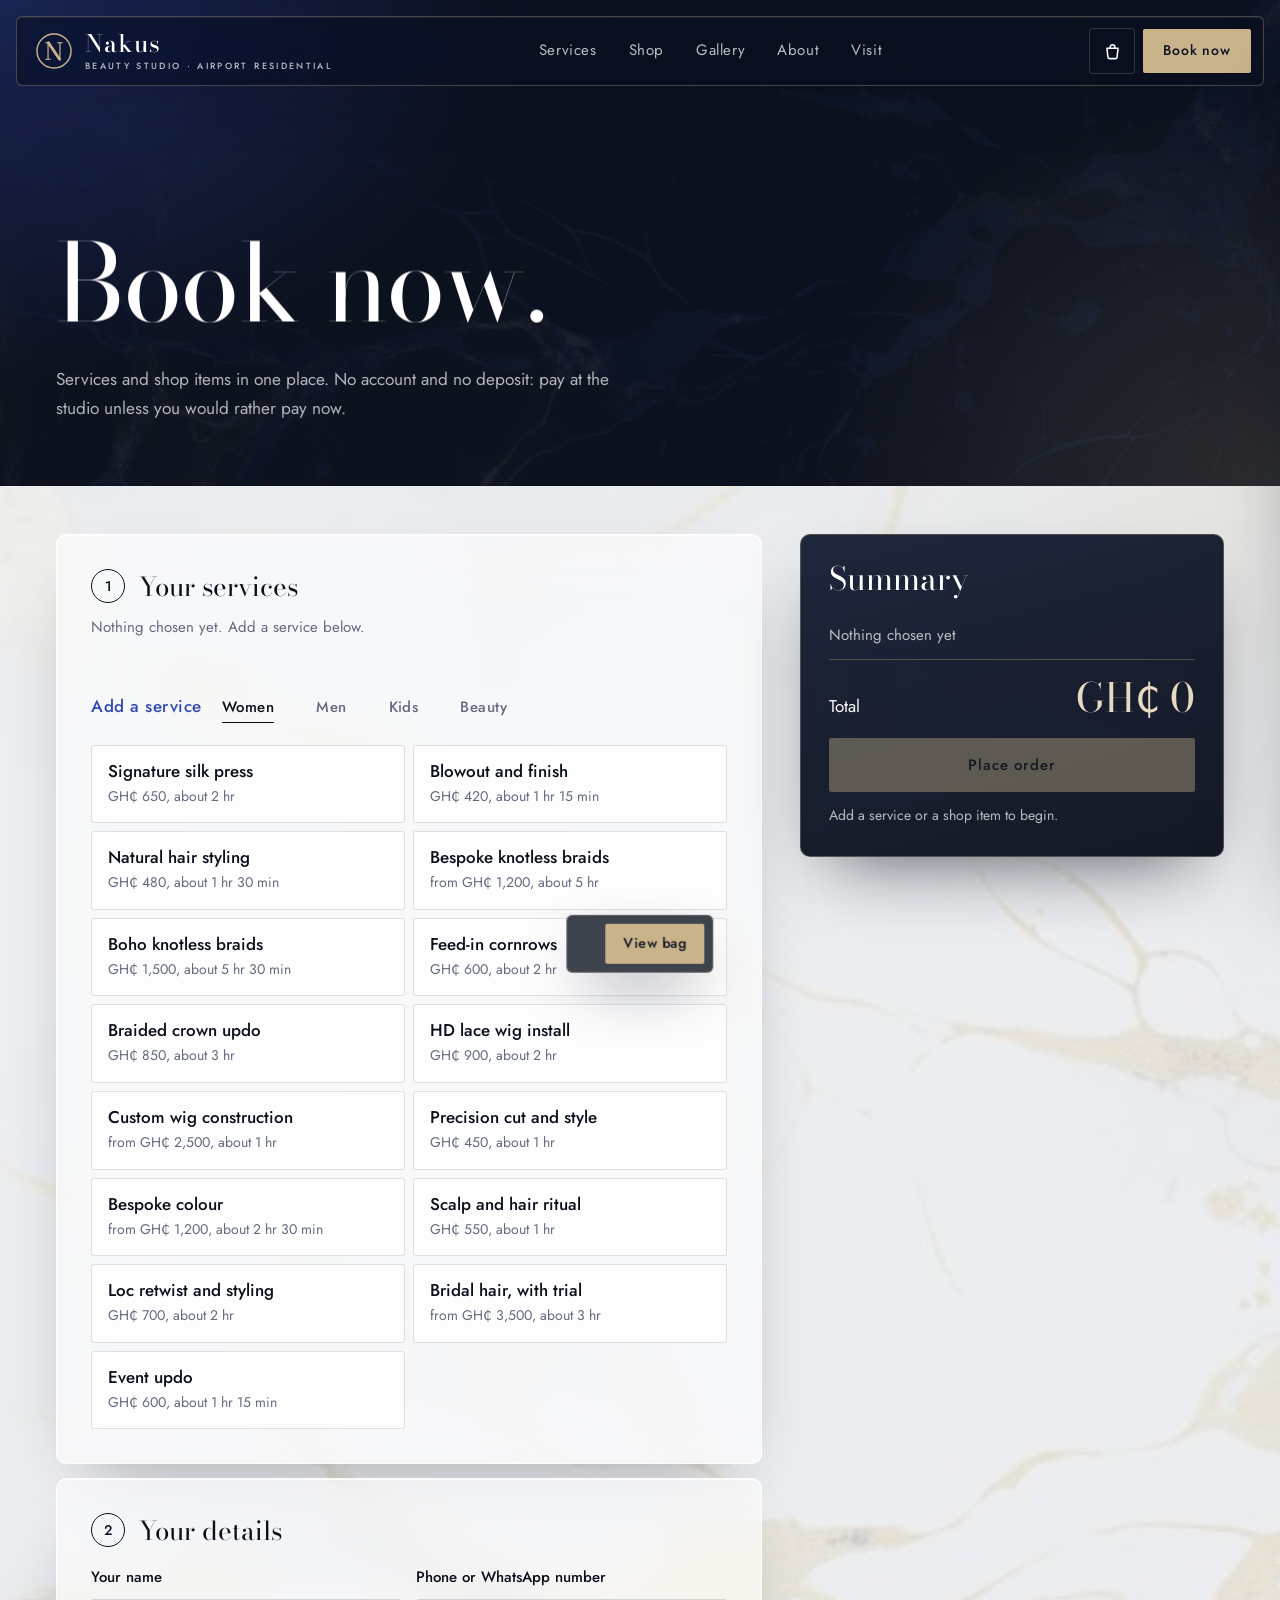
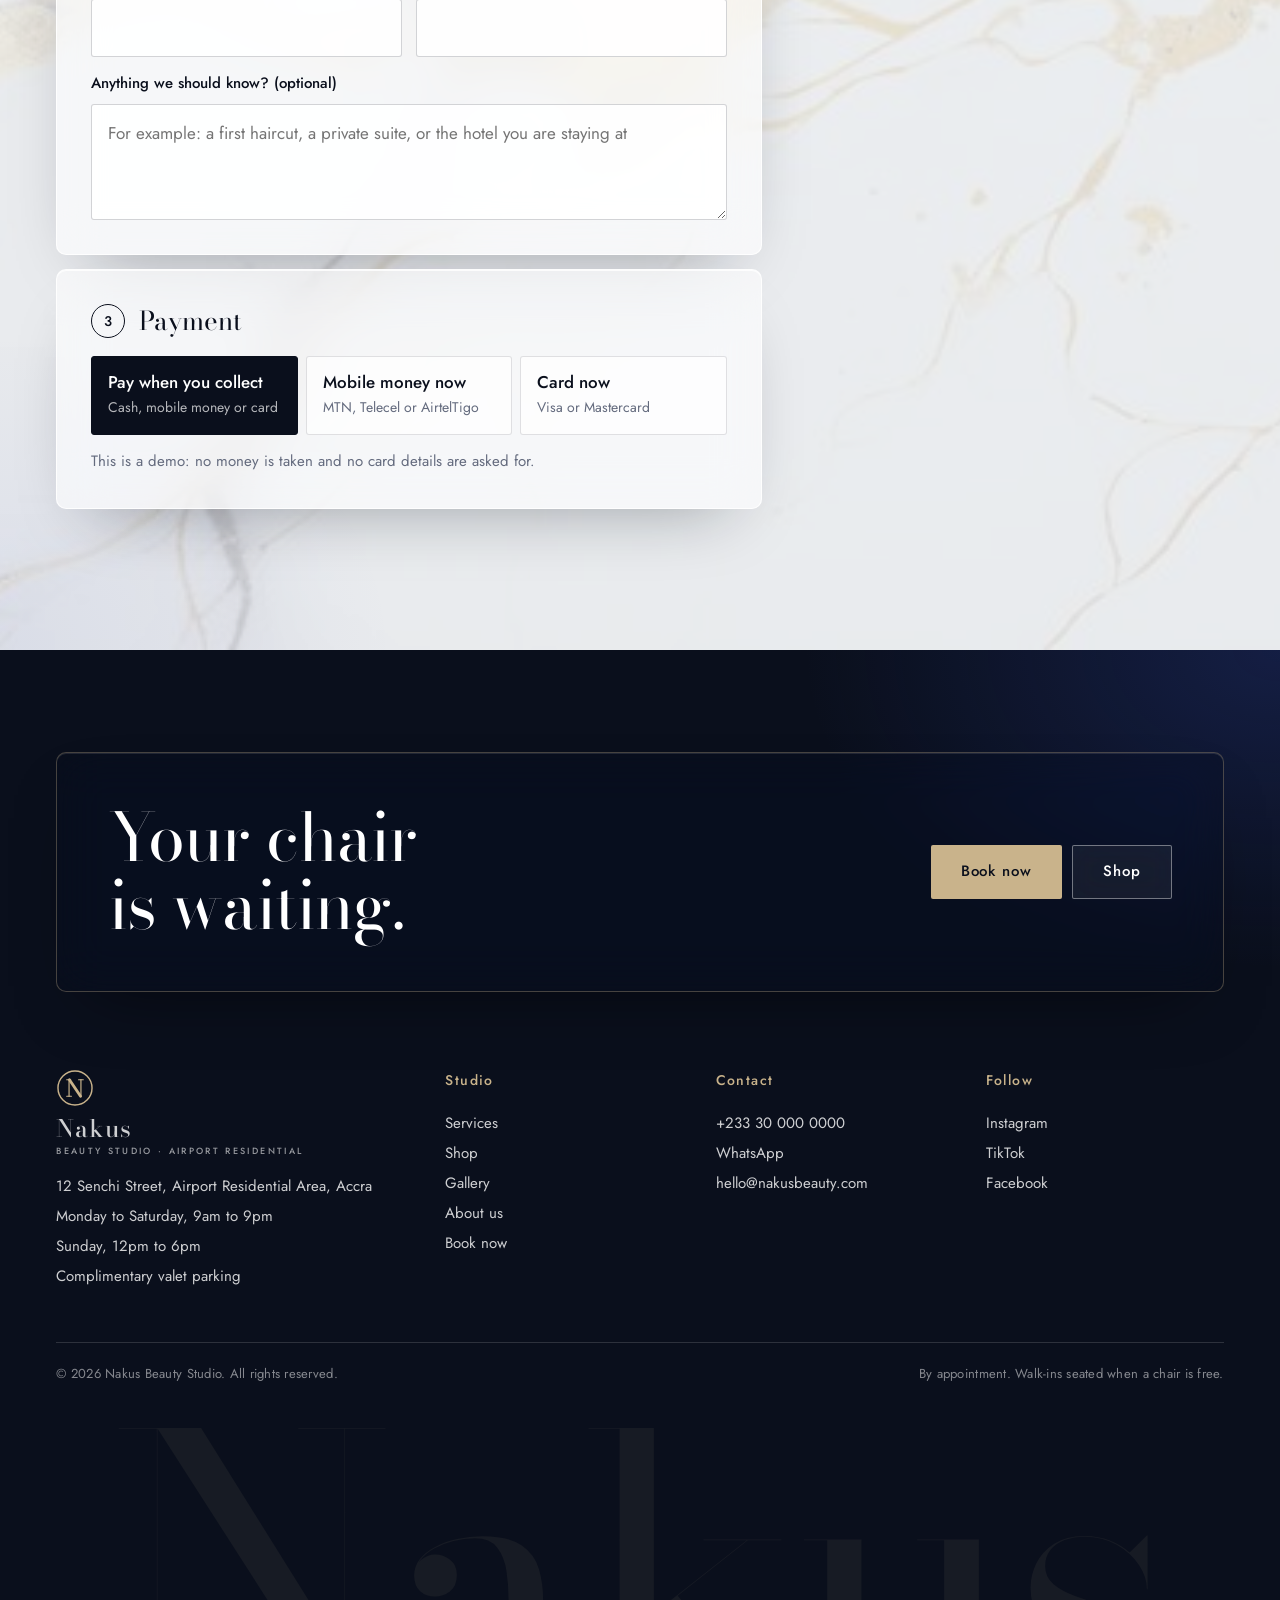
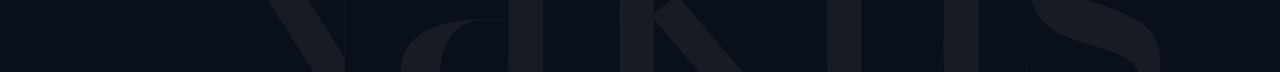
<file: book.html>
<!DOCTYPE html>
<html lang="en">
<head>
  <meta charset="UTF-8">
  <meta name="viewport" content="width=device-width, initial-scale=1">
  <title>Book Now | Nakus Beauty Studio</title>
  <meta name="description" content="Book services at Nakus Beauty Studio and order from the shop in one go. Choose your stylist and a time, collect at the studio or have it couriered, and pay at the studio or by mobile money.">
  <meta name="theme-color" content="#0A0F1C">
  <link rel="icon" href="assets/img/favicon.svg" type="image/svg+xml">
  <link rel="preload" href="assets/fonts/bodoni-moda-latin-opsz-normal.woff2" as="font" type="font/woff2" crossorigin>
  <link rel="preload" href="assets/fonts/jost-latin-wght-normal.woff2" as="font" type="font/woff2" crossorigin>
  <link rel="stylesheet" href="assets/css/site.css">
</head>
<body data-page="book" data-nav-stay="1">

  <main id="bookMain">
    <section class="phead" style="padding-bottom:clamp(40px,5vw,64px)">
      <div class="wrap">
        <h1 class="h-xl" data-lines="manual">Book now.</h1>
        <p class="lead muted" data-rise>Services and shop items in one place. No account and no deposit: pay at the studio unless you would rather pay now.</p>
      </div>
    </section>

    <div class="s-porcelain menu-body" style="padding-top:clamp(28px,4vw,48px)">
      <div class="wrap bk">
        <form id="bkForm" novalidate>
          <section class="bk__step glass" id="sSvc">
            <h2><i>1</i>Your services</h2>
            <p class="bk__hint" id="svcHint"></p>
            <div class="lines" id="svcLines"></div>
            <details class="bk__more" id="svcMore">
              <summary>Add a service</summary>
              <div class="tabs" id="pickGroup" role="group" aria-label="Choose a category"></div>
              <div class="pick pick--svc" id="pickSvc"></div>
            </details>
          </section>

          <section class="bk__step glass" id="sStaff">
            <h2><i>2</i>Your stylist</h2>
            <div class="pick" id="pickStaff"></div>
          </section>

          <section class="bk__step glass" id="sTime">
            <h2><i>3</i>Day and time</h2>
            <p class="bk__hint" id="timeHint"></p>
            <div class="pick pick--days" id="pickDay"></div>
            <div class="pick pick--slots" id="pickSlot"></div>
          </section>

          <section class="bk__step glass" id="sProd">
            <h2><i>4</i>From the shop</h2>
            <div class="lines" id="prodLines"></div>
            <div class="pick" id="pickFul" style="margin-top:14px"></div>
            <div class="field" id="addrField" hidden style="margin:14px 0 0">
              <label for="fAddr">Courier address in Accra</label>
              <input id="fAddr" type="text" autocomplete="street-address"><small>Tell the courier where to come.</small>
            </div>
          </section>

          <section class="bk__step glass" id="sYou">
            <h2><i>5</i>Your details</h2>
            <div class="fields">
              <div class="field"><label for="fName">Your name</label><input id="fName" type="text" autocomplete="name"><small>Tell us what to call you.</small></div>
              <div class="field"><label for="fPhone">Phone or WhatsApp number</label><input id="fPhone" type="tel" autocomplete="tel" inputmode="tel"><small>We need a number to confirm.</small></div>
            </div>
            <div class="field" style="margin-bottom:0"><label for="fNote">Anything we should know? (optional)</label><textarea id="fNote" rows="3" placeholder="For example: a first haircut, a private suite, or the hotel you are staying at"></textarea></div>
          </section>

          <section class="bk__step glass" id="sPay">
            <h2><i>6</i>Payment</h2>
            <div class="pick" id="pickPay"></div>
            <p class="bk__hint" id="payHint" style="margin:14px 0 0"></p>
          </section>
        </form>

        <aside class="slip" aria-live="polite">
          <h2>Summary</h2>
          <dl id="slipLines"></dl>
          <div class="slip__total"><span>Total</span><b id="sTotal">GH₵ 0</b></div>
          <p class="slip__split" id="sSplit"></p>
          <button class="btn btn--champ btn--block" id="bkGo" form="bkForm" type="submit" disabled>Confirm</button>
          <p class="slip__hint" id="bkHint"></p>
        </aside>
      </div>
    </div>
  </main>

  <section class="done s-porcelain" id="done">
    <span class="done__tick"><svg viewBox="0 0 24 24" fill="none" stroke="currentColor" stroke-width="1.8" stroke-linecap="round" stroke-linejoin="round"><path d="M5 12.5l4.5 4.5L19 7.5"/></svg></span>
    <h1 class="h-l" id="doneTitle">You are booked.</h1>
    <p class="lead muted" style="margin:18px auto 0" id="doneLead"></p>
    <dl class="done__card glass" id="doneCard"></dl>
    <div class="done__cta">
      <a class="btn btn--ink" id="doneWa" target="_blank" rel="noopener" href="#">Send a copy to WhatsApp</a>
      <a class="btn btn--line" href="index.html">Return home</a>
    </div>
  </section>

  <div class="paying" id="paying" role="alertdialog" aria-modal="true" aria-labelledby="payTitle">
    <div class="paying__card glass-d">
      <div class="paying__spin"></div>
      <h3 id="payTitle" style="font-family:var(--serif);font-size:1.5rem;font-weight:400"></h3>
      <p id="payMsg" style="margin-top:8px;color:rgba(255,255,255,.76)"></p>
    </div>
  </div>

  <footer data-foot></footer>

  <script src="assets/vendor/gsap.min.js"></script>
  <script src="assets/vendor/ScrollTrigger.min.js"></script>
  <script src="assets/vendor/lenis.min.js"></script>
  <script src="assets/js/data.js"></script>
  <script src="assets/js/site.js"></script>
  <script src="assets/js/book.js"></script>
</body>
</html>
</file>
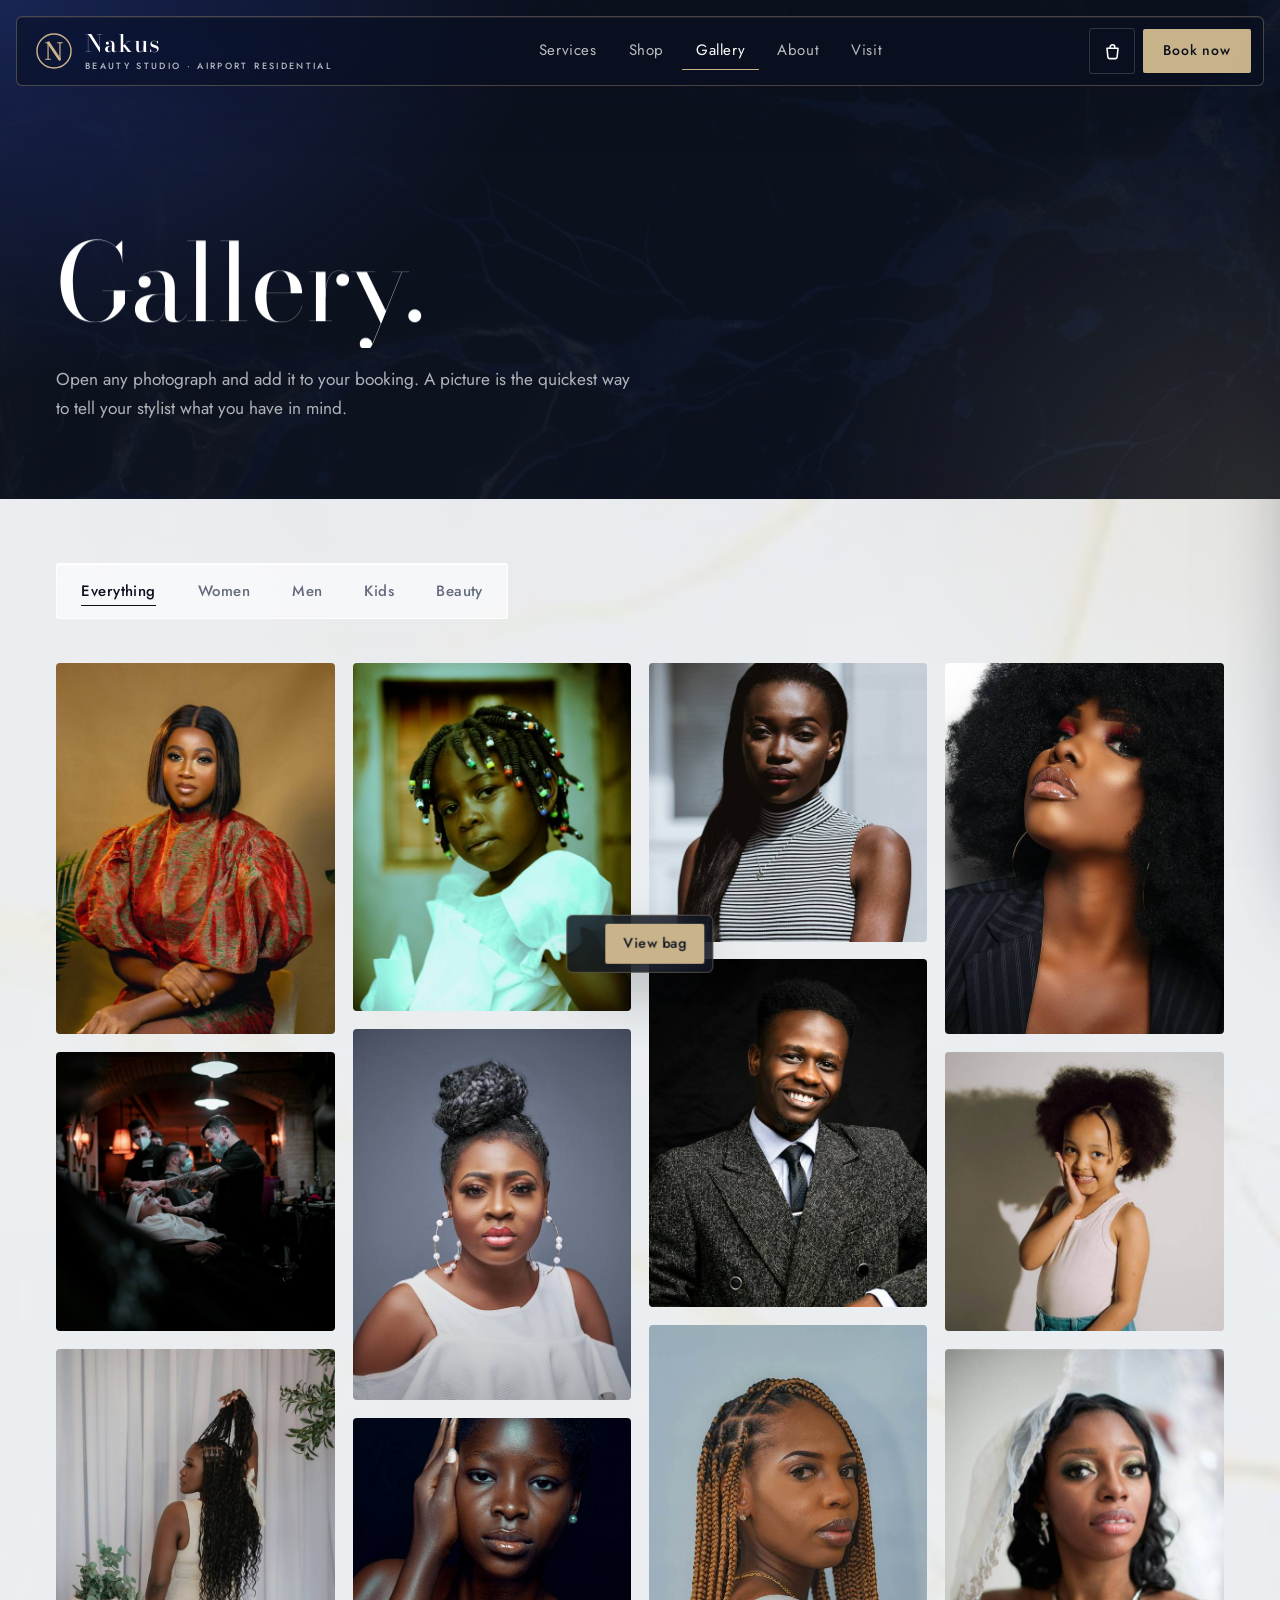
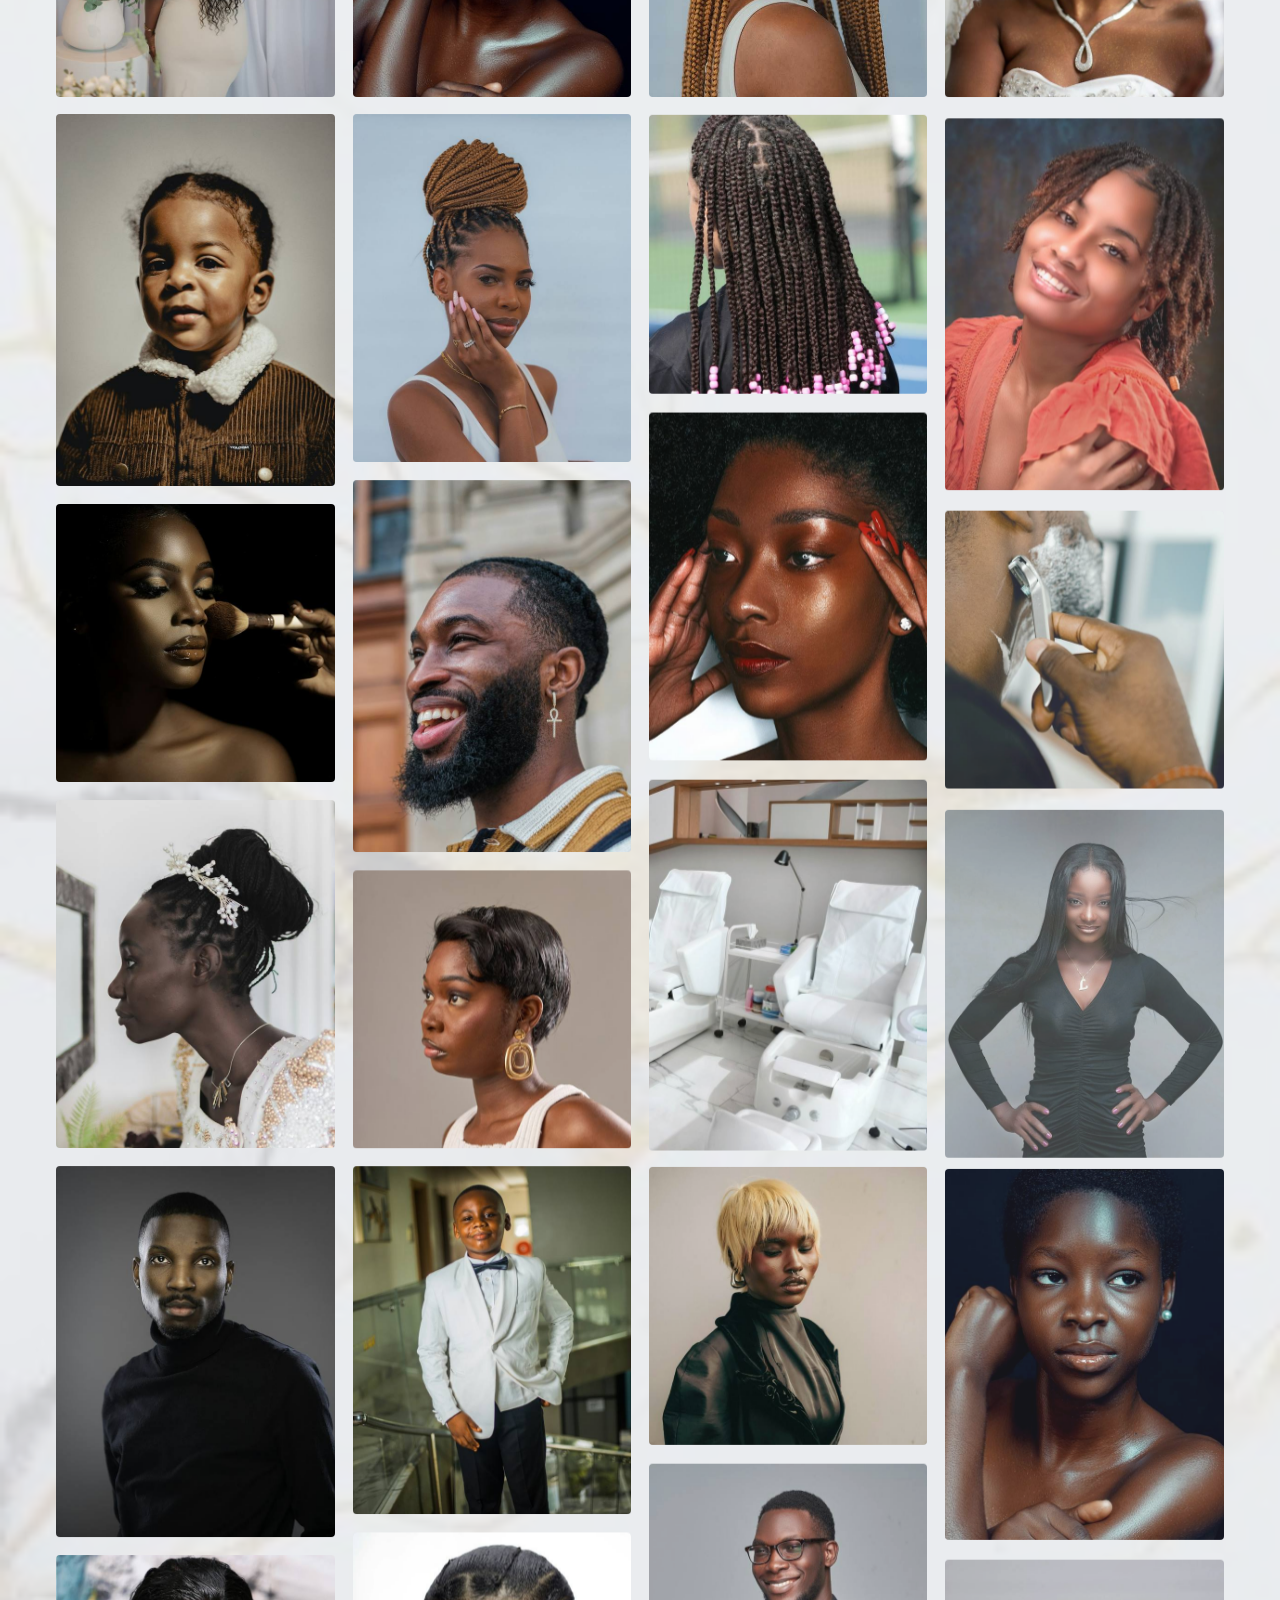
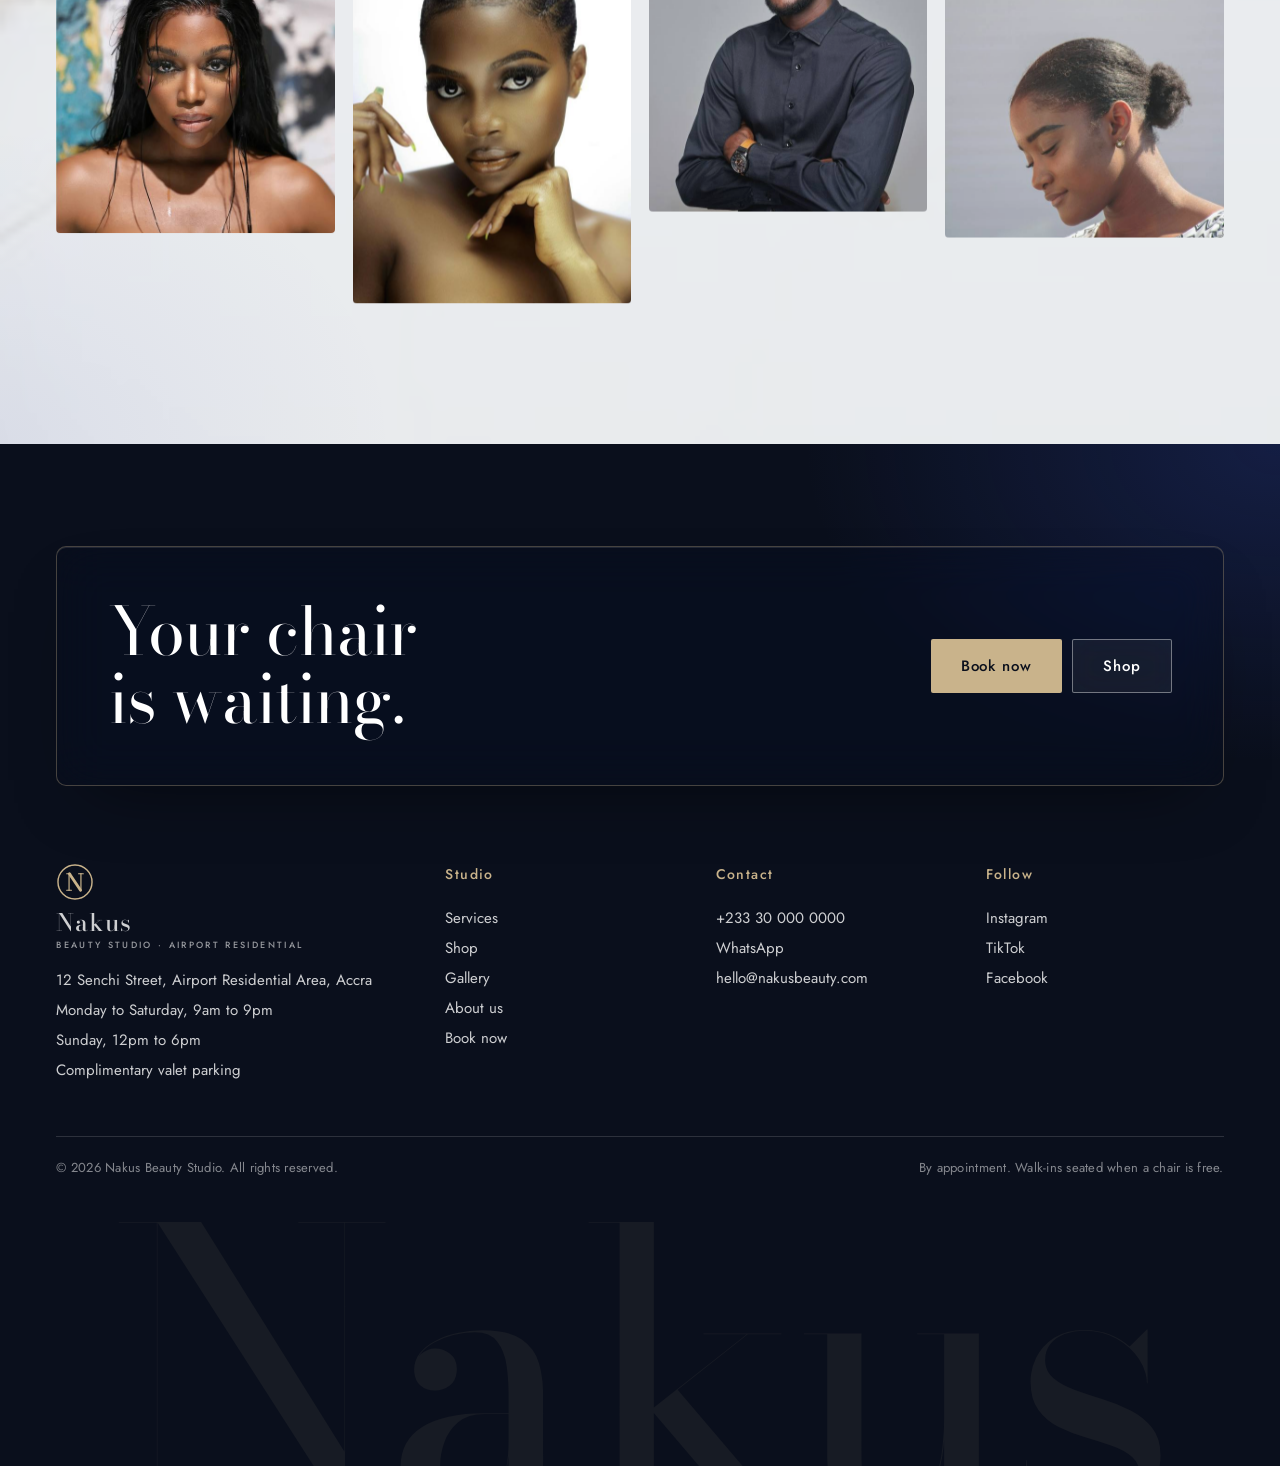
<file: lookbook.html>
<!DOCTYPE html>
<html lang="en">
<head>
  <meta charset="UTF-8">
  <meta name="viewport" content="width=device-width, initial-scale=1">
  <title>Gallery | Nakus Beauty Studio</title>
  <meta name="description" content="Silk presses, braids, wigs, gentlemen’s cuts, children’s styles, nails and make-up from Nakus Beauty Studio, Airport Residential. Add any look to your booking.">
  <meta name="theme-color" content="#0A0F1C">
  <link rel="icon" href="assets/img/favicon.svg" type="image/svg+xml">
  <link rel="preload" href="assets/fonts/bodoni-moda-latin-opsz-normal.woff2" as="font" type="font/woff2" crossorigin>
  <link rel="preload" href="assets/fonts/jost-latin-wght-normal.woff2" as="font" type="font/woff2" crossorigin>
  <link rel="stylesheet" href="assets/css/site.css">
</head>
<body data-page="lookbook">

  <main>
    <section class="phead">
      <div class="wrap">
        <h1 class="h-xl" data-lines="manual">Gallery.</h1>
        <p class="lead muted" data-rise>Open any photograph and add it to your booking. A picture is the quickest way to tell your stylist what you have in mind.</p>
      </div>
    </section>

    <section class="sec s-porcelain" style="padding-top:clamp(40px,5vw,64px)">
      <div class="wrap">
        <div class="tabs glass" id="lbTabs" role="group" aria-label="Filter the gallery">
          <button class="tab" aria-pressed="true" data-who="all">Everything</button>
          <button class="tab" aria-pressed="false" data-who="women">Women</button>
          <button class="tab" aria-pressed="false" data-who="men">Men</button>
          <button class="tab" aria-pressed="false" data-who="kids">Kids</button>
          <button class="tab" aria-pressed="false" data-who="beauty">Beauty</button>
        </div>
        <div class="book-grid" id="lbGrid"></div>
      </div>
    </section>
  </main>

  <div class="lightbox" id="lightbox" role="dialog" aria-modal="true" aria-label="Photo viewer">
    <button class="lightbox__x" id="lbClose">Close</button>
    <button class="arrow" id="lbPrev" aria-label="Previous photo"><svg viewBox="0 0 24 24" fill="none" stroke="currentColor" stroke-width="1.6" stroke-linecap="round" stroke-linejoin="round" width="17" height="17"><path d="M15 5l-7 7 7 7"/></svg></button>
    <figure>
      <img id="lbImg" alt="">
      <figcaption class="glass-d"><span id="lbName"></span><button type="button" class="add" id="lbAdd" data-add-svc="w1" data-label="Add to booking"></button></figcaption>
    </figure>
    <button class="arrow" id="lbNext" aria-label="Next photo"><svg viewBox="0 0 24 24" fill="none" stroke="currentColor" stroke-width="1.6" stroke-linecap="round" stroke-linejoin="round" width="17" height="17"><path d="M9 5l7 7-7 7"/></svg></button>
  </div>

  <footer data-foot></footer>

  <script src="assets/vendor/gsap.min.js"></script>
  <script src="assets/vendor/ScrollTrigger.min.js"></script>
  <script src="assets/vendor/lenis.min.js"></script>
  <script src="assets/js/data.js"></script>
  <script src="assets/js/site.js"></script>
  <script src="assets/js/pages.js"></script>
</body>
</html>
</file>
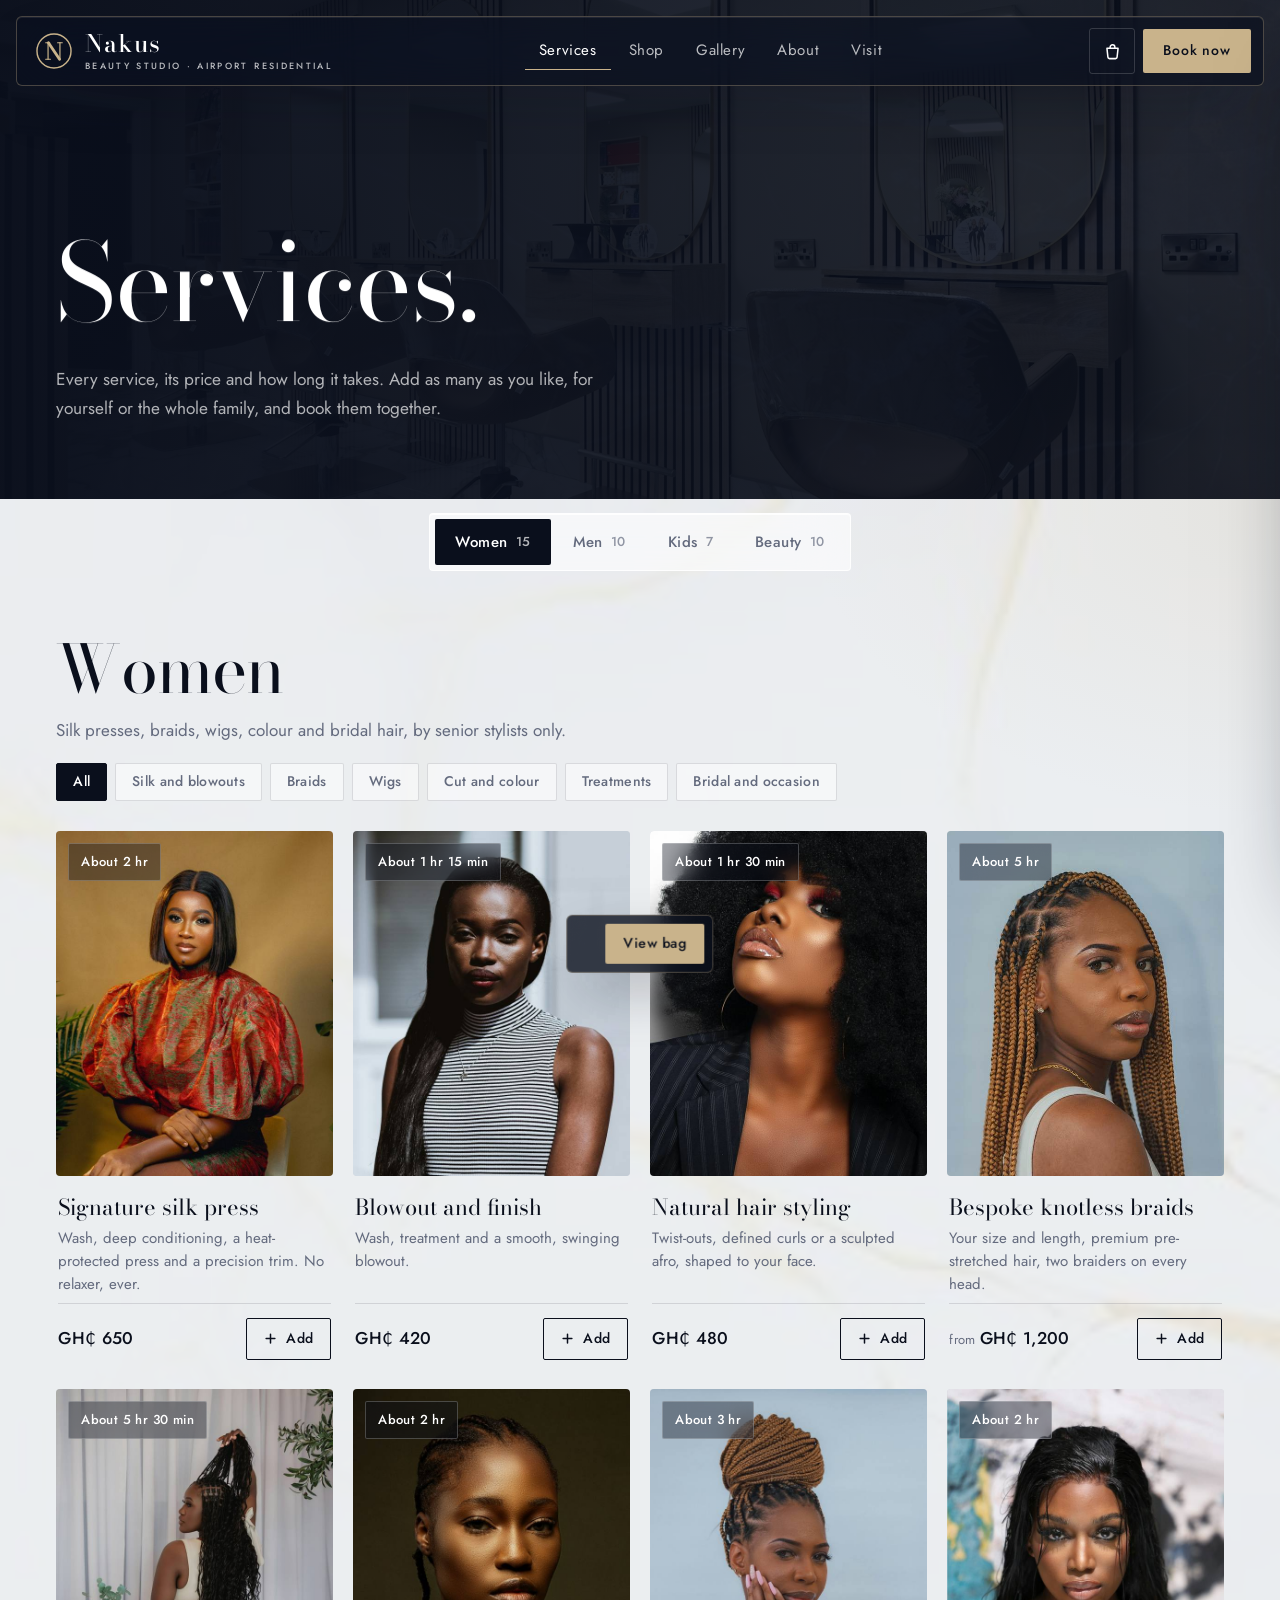
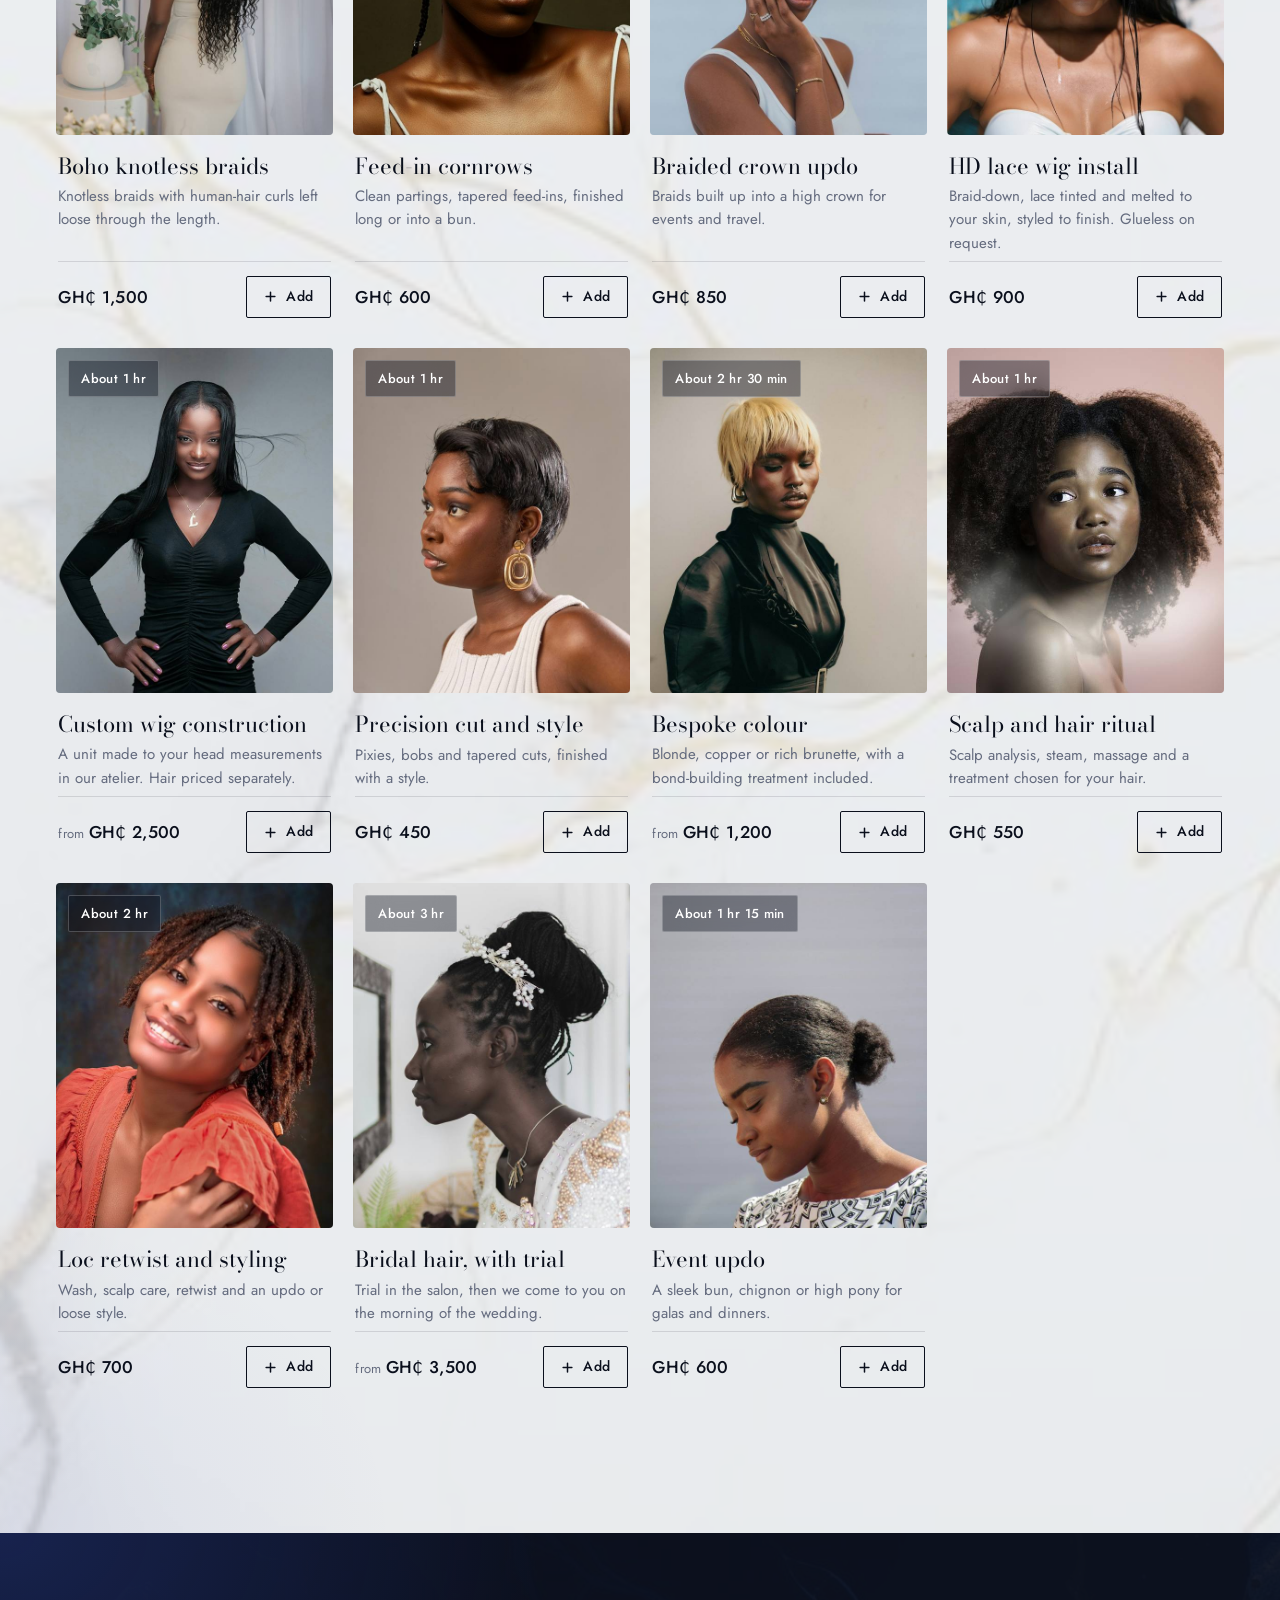
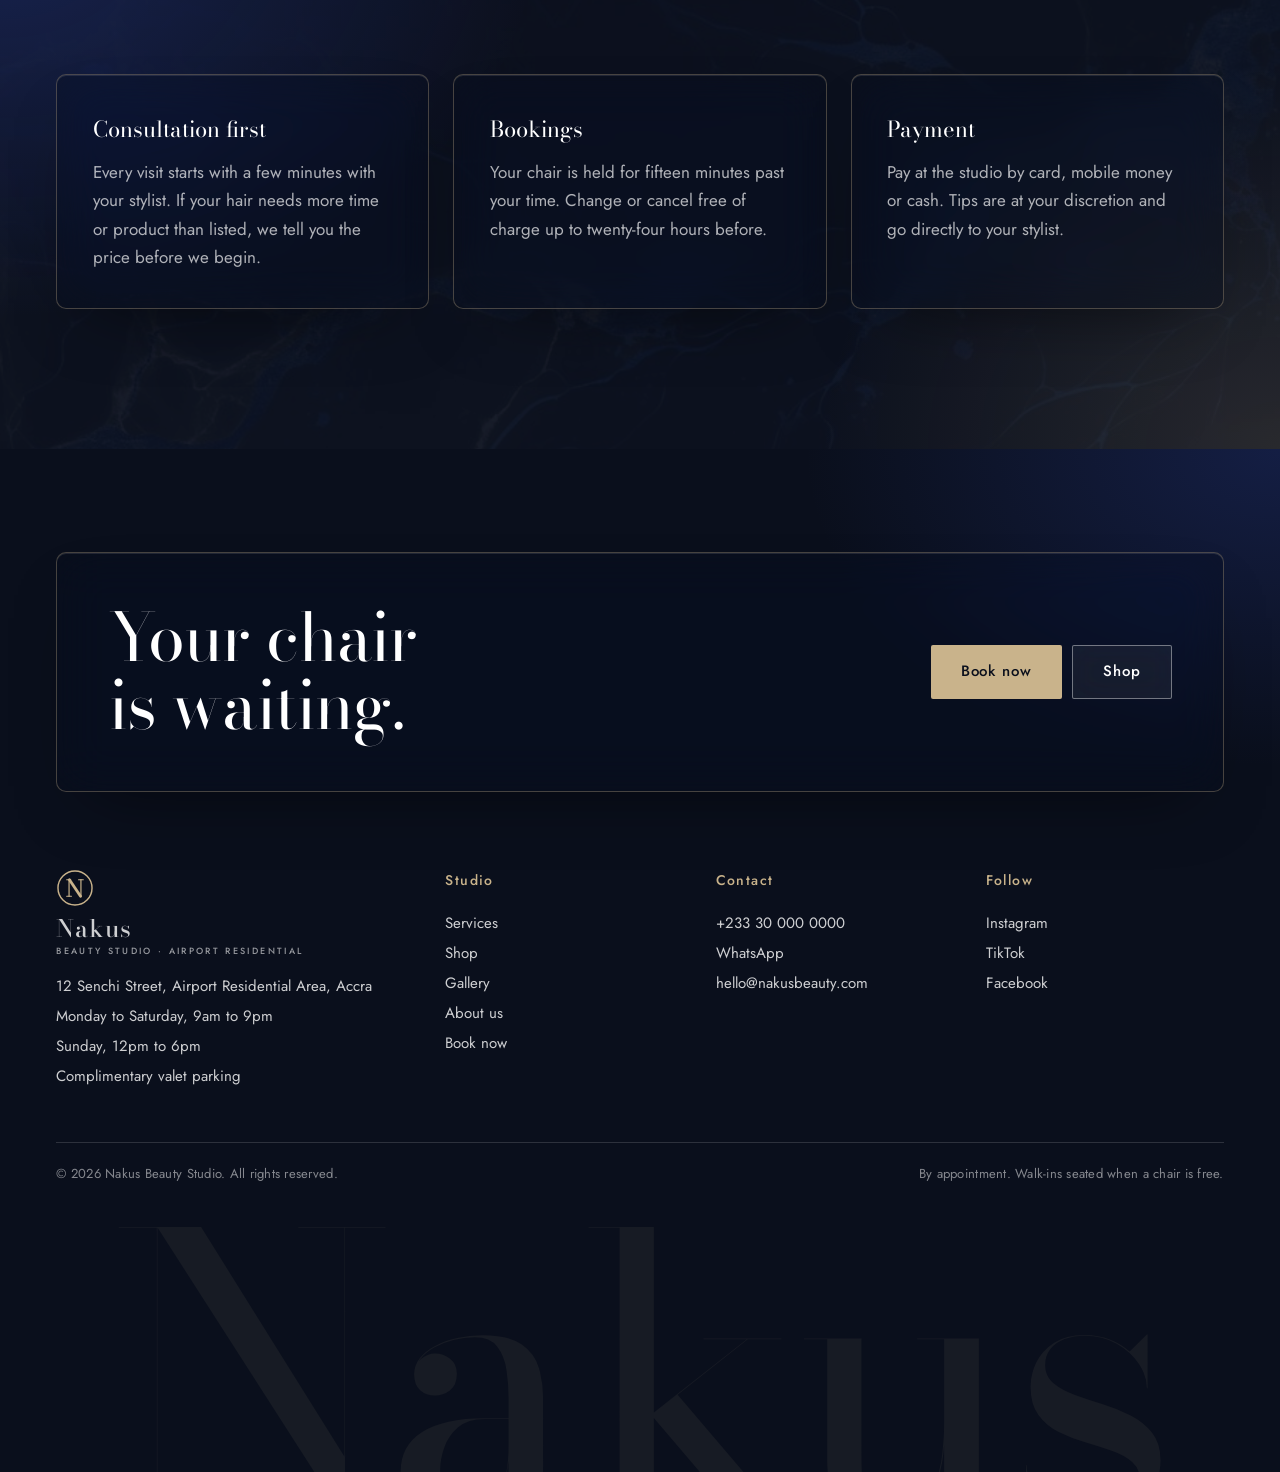
<file: services.html>
<!DOCTYPE html>
<html lang="en">
<head>
  <meta charset="UTF-8">
  <meta name="viewport" content="width=device-width, initial-scale=1">
  <title>Services | Nakus Beauty Studio</title>
  <meta name="description" content="Nakus Beauty Studio services for women, men, kids, and nails and beauty. Every service with its price and duration. Add what you need and book in one go.">
  <meta name="theme-color" content="#0A0F1C">
  <link rel="icon" href="assets/img/favicon.svg" type="image/svg+xml">
  <link rel="preload" href="assets/fonts/bodoni-moda-latin-opsz-normal.woff2" as="font" type="font/woff2" crossorigin>
  <link rel="preload" href="assets/fonts/jost-latin-wght-normal.woff2" as="font" type="font/woff2" crossorigin>
  <link rel="stylesheet" href="assets/css/site.css">
</head>
<body data-page="services" data-nav-stay="1">

  <main>
    <section class="phead phead--photo">
      <div class="phead__bg" style="background-image:url('assets/img/lx-space-salon.jpg')"></div>
      <div class="wrap">
        <h1 class="h-xl" data-lines="manual">Services.</h1>
        <p class="lead muted" data-rise>Every service, its price and how long it takes. Add as many as you like, for yourself or the whole family, and book them together.</p>
      </div>
    </section>

    <div class="s-porcelain menu-body">
      <div class="svc-bar">
        <div class="wrap"><div class="seg glass" id="seg" role="group" aria-label="Choose a category"></div></div>
      </div>
      <div class="wrap">
        <div class="svc-intro">
          <div><h2 class="h-l" id="gName">Women</h2><p id="gBlurb"></p></div>
          <div class="chips" id="chips" role="group" aria-label="Filter by type"></div>
        </div>
        <div class="grid4" id="svcGrid"></div>
      </div>
    </div>

    <section class="sec s-ink">
      <div class="wrap">
        <div class="notes">
          <div class="note glass-d" data-rise><h3>Consultation first</h3><p class="muted">Every visit starts with a few minutes with your stylist. If your hair needs more time or product than listed, we tell you the price before we begin.</p></div>
          <div class="note glass-d" data-rise><h3>Bookings</h3><p class="muted">Your chair is held for fifteen minutes past your time. Change or cancel free of charge up to twenty-four hours before.</p></div>
          <div class="note glass-d" data-rise><h3>Payment</h3><p class="muted">Pay at the studio by card, mobile money or cash. Tips are at your discretion and go directly to your stylist.</p></div>
        </div>
      </div>
    </section>
  </main>

  <footer data-foot></footer>

  <script src="assets/vendor/gsap.min.js"></script>
  <script src="assets/vendor/ScrollTrigger.min.js"></script>
  <script src="assets/vendor/lenis.min.js"></script>
  <script src="assets/js/data.js"></script>
  <script src="assets/js/site.js"></script>
  <script src="assets/js/pages.js"></script>
</body>
</html>
</file>
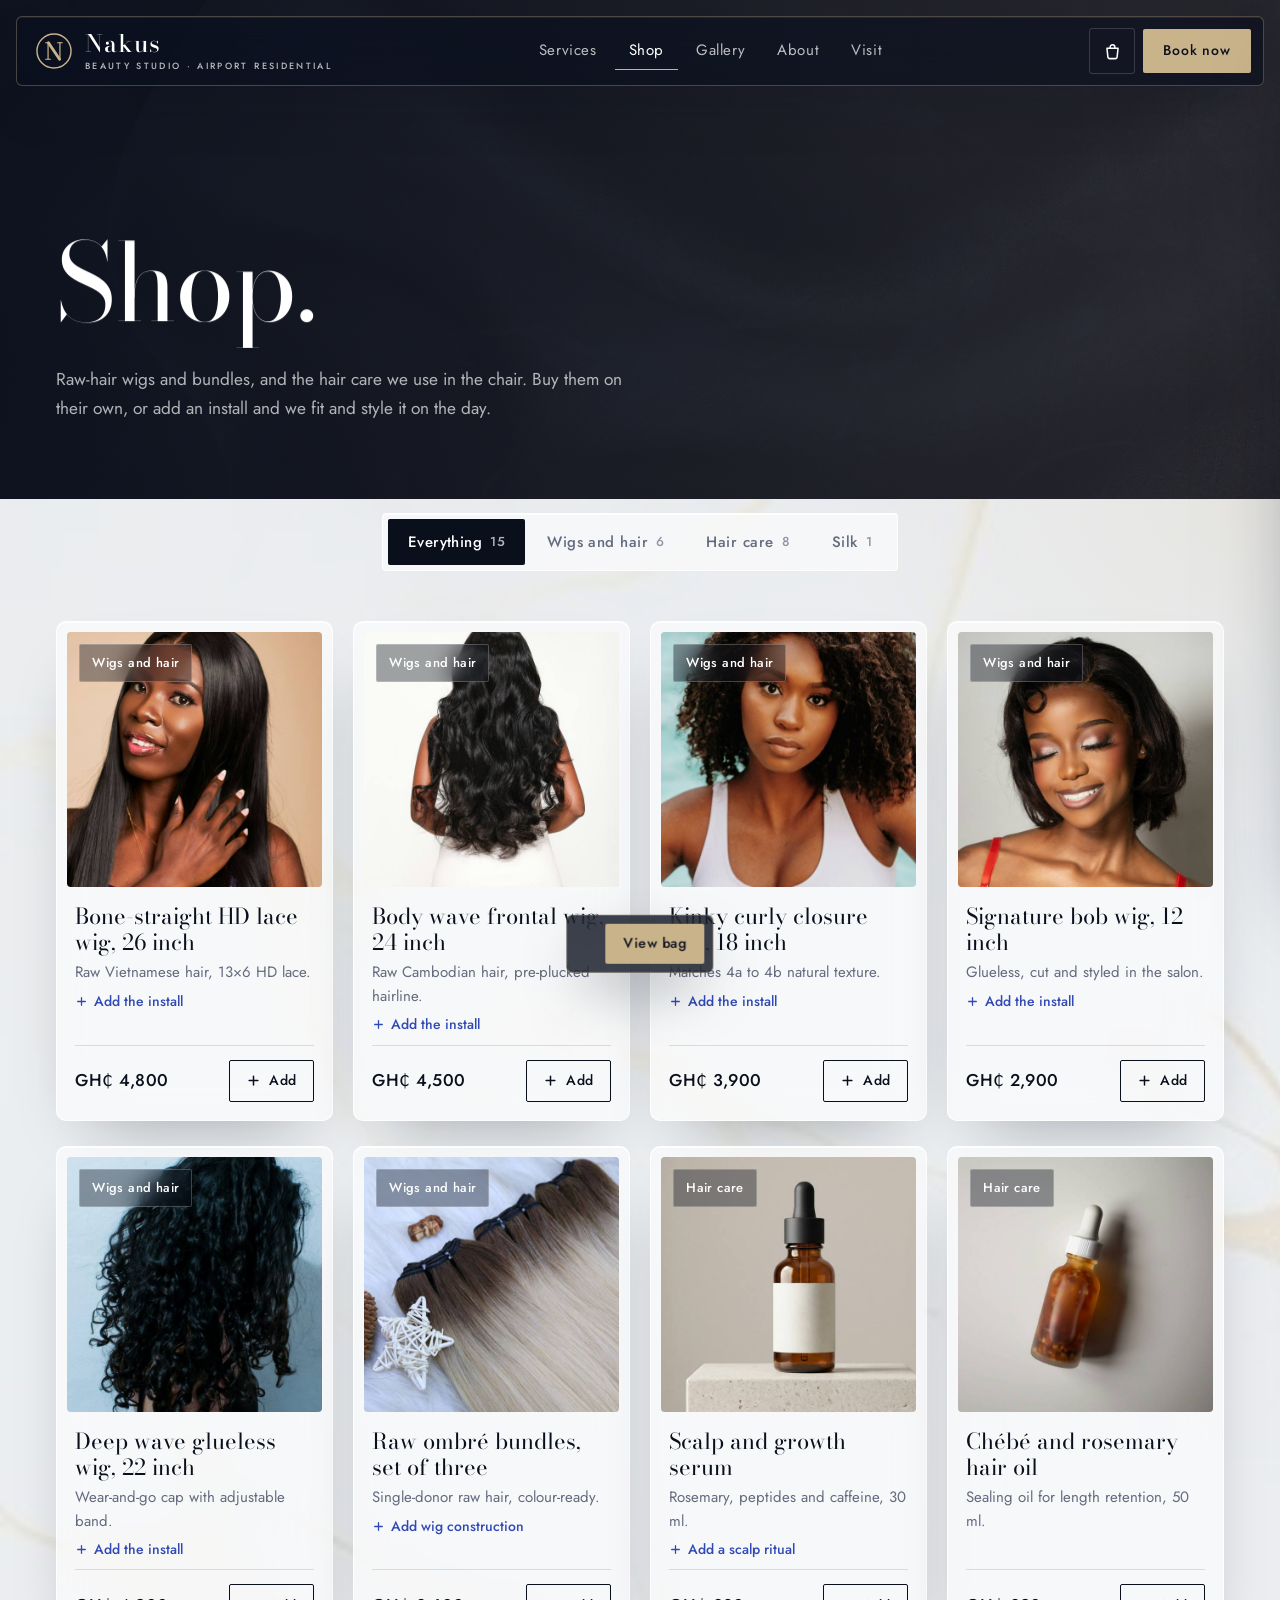
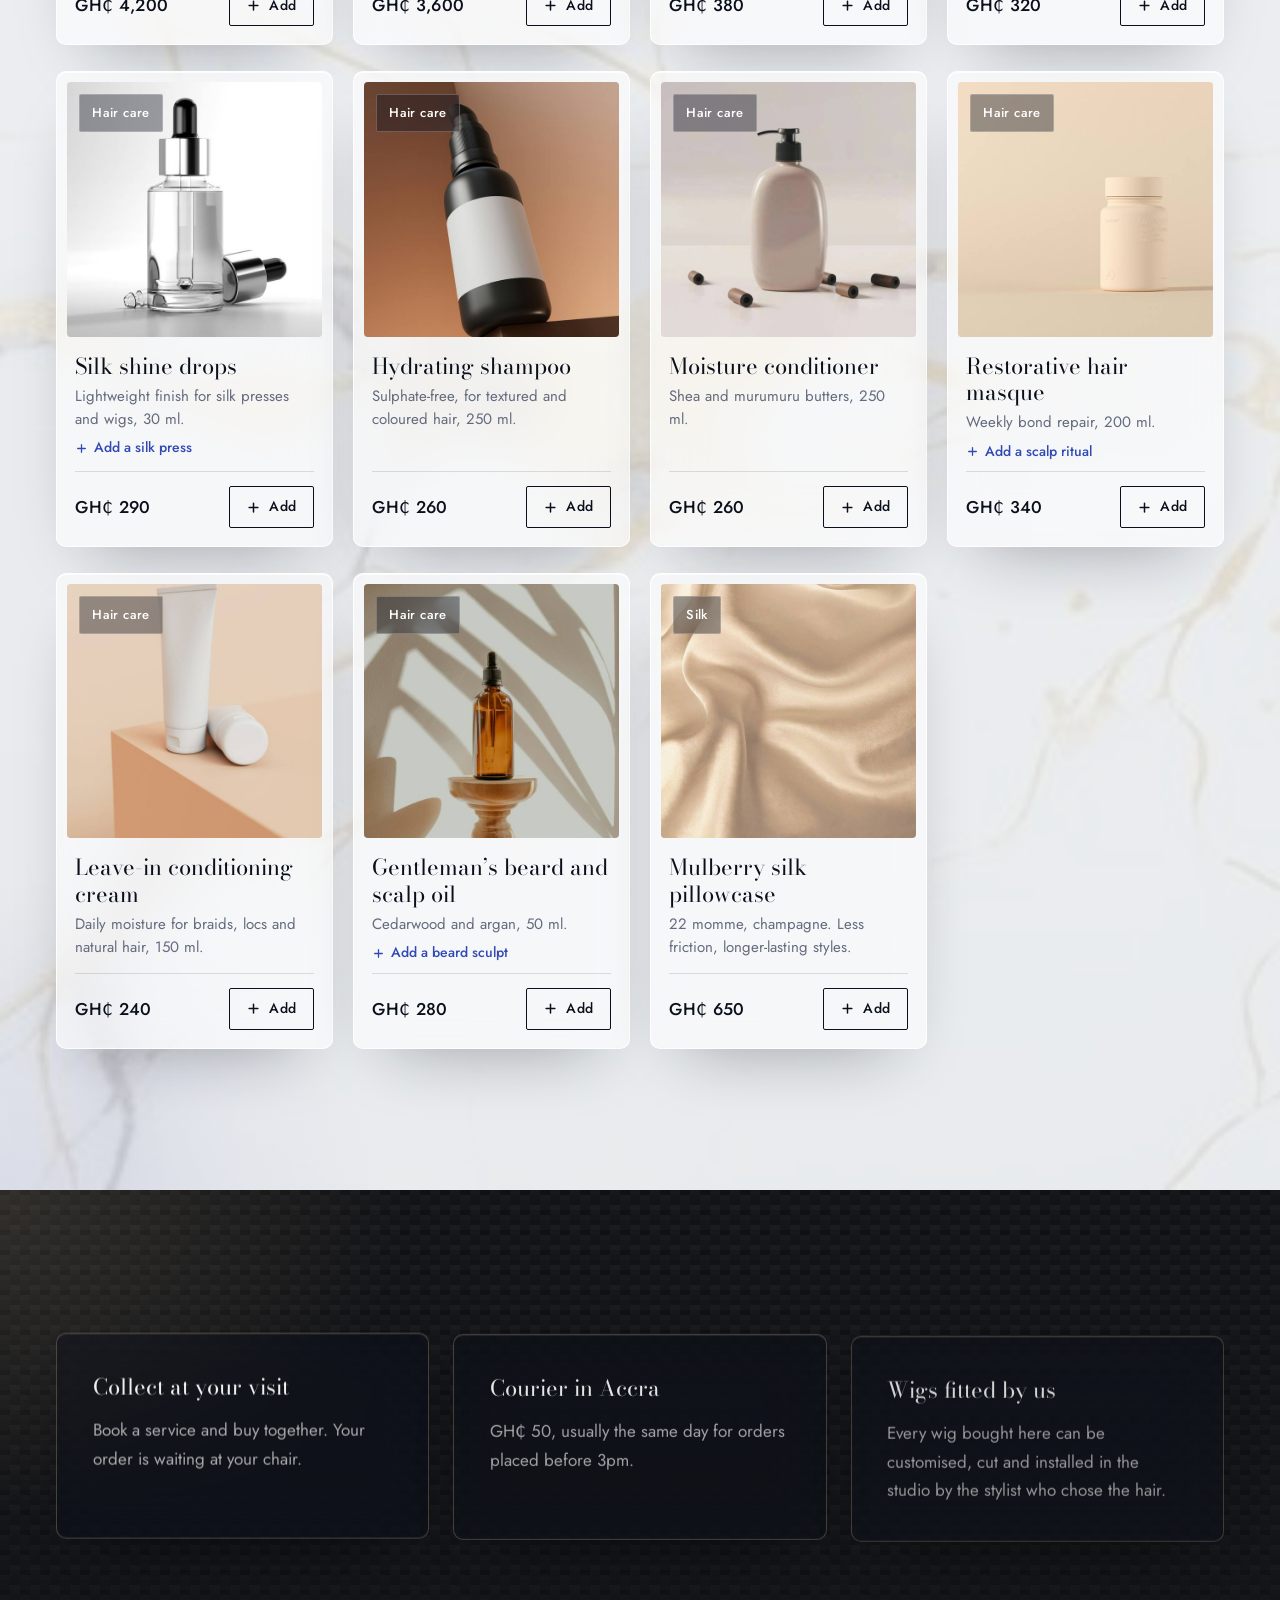
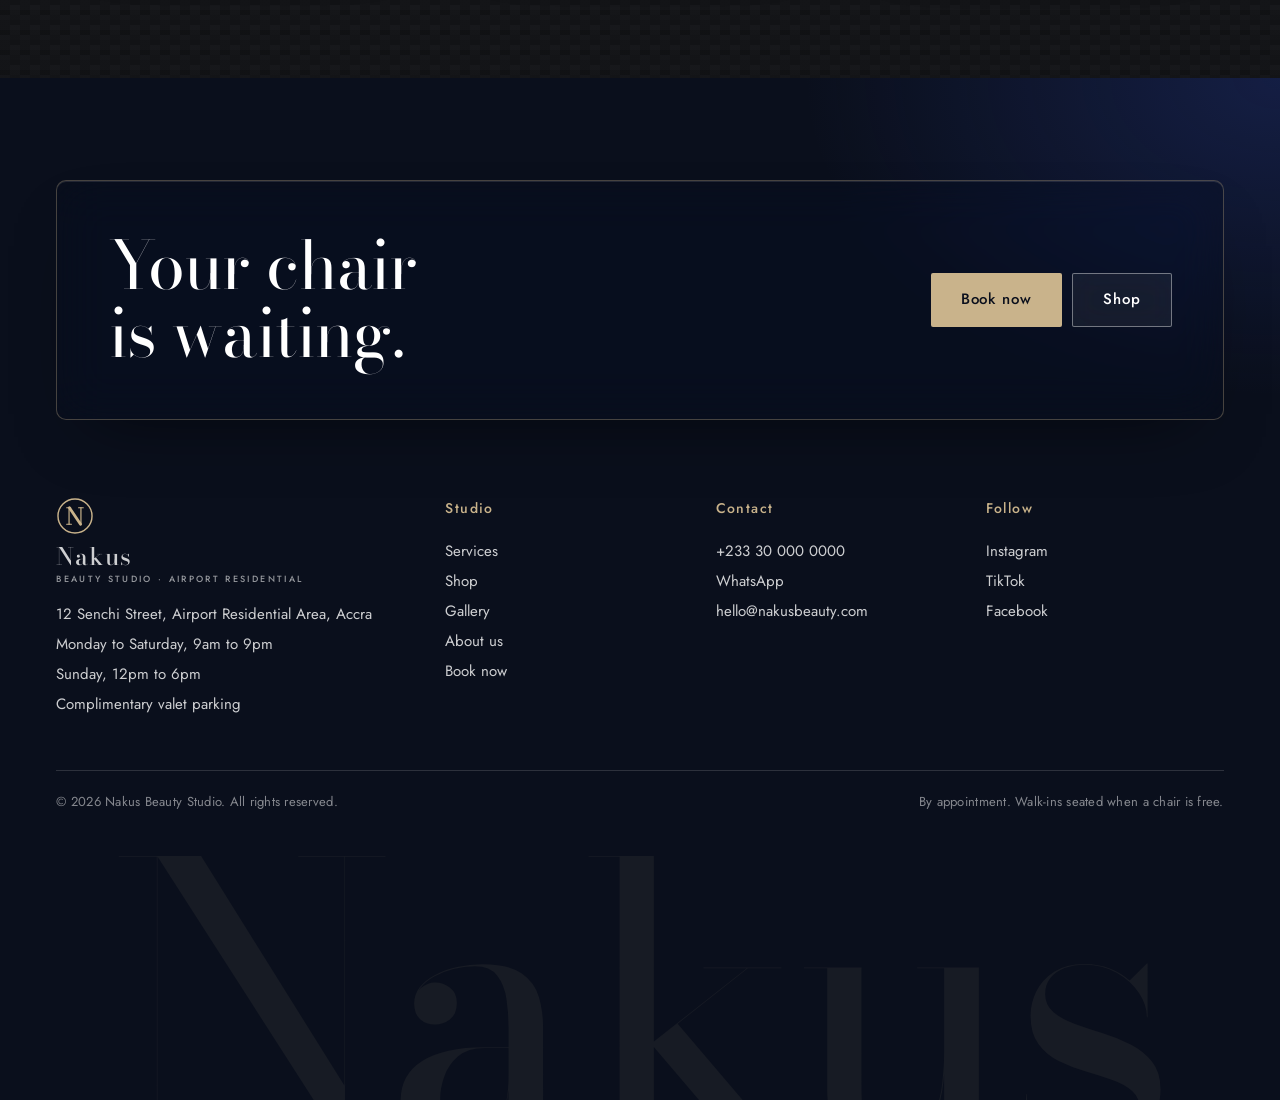
<file: shop.html>
<!DOCTYPE html>
<html lang="en">
<head>
  <meta charset="UTF-8">
  <meta name="viewport" content="width=device-width, initial-scale=1">
  <title>Shop | Nakus Beauty Studio</title>
  <meta name="description" content="Raw-hair wigs and bundles, professional hair care and mulberry silk from Nakus Beauty Studio, Airport Residential. Collect at your visit or have it couriered within Accra.">
  <meta name="theme-color" content="#0A0F1C">
  <link rel="icon" href="assets/img/favicon.svg" type="image/svg+xml">
  <link rel="preload" href="assets/fonts/bodoni-moda-latin-opsz-normal.woff2" as="font" type="font/woff2" crossorigin>
  <link rel="preload" href="assets/fonts/jost-latin-wght-normal.woff2" as="font" type="font/woff2" crossorigin>
  <link rel="stylesheet" href="assets/css/site.css">
</head>
<body data-page="shop" data-nav-stay="1">

  <main>
    <section class="phead phead--photo">
      <div class="phead__bg" style="background-image:url('assets/img/lx-tex-silk.jpg')"></div>
      <div class="wrap">
        <h1 class="h-xl" data-lines="manual">Shop.</h1>
        <p class="lead muted" data-rise>Raw-hair wigs and bundles, and the hair care we use in the chair. Buy them on their own, or add an install and we fit and style it on the day.</p>
      </div>
    </section>

    <div class="s-porcelain menu-body">
      <div class="svc-bar">
        <div class="wrap"><div class="seg glass" id="shopSeg" role="group" aria-label="Filter the shop"></div></div>
      </div>
      <div class="wrap">
        <div class="grid4" id="shopGrid" style="margin-top:36px"></div>
      </div>
    </div>

    <section class="sec s-carbon">
      <div class="wrap">
        <div class="notes">
          <div class="note glass-d" data-rise><h3>Collect at your visit</h3><p class="muted">Book a service and buy together. Your order is waiting at your chair.</p></div>
          <div class="note glass-d" data-rise><h3>Courier in Accra</h3><p class="muted">GH₵ 50, usually the same day for orders placed before 3pm.</p></div>
          <div class="note glass-d" data-rise><h3>Wigs fitted by us</h3><p class="muted">Every wig bought here can be customised, cut and installed in the studio by the stylist who chose the hair.</p></div>
        </div>
      </div>
    </section>
  </main>

  <footer data-foot></footer>

  <script src="assets/vendor/gsap.min.js"></script>
  <script src="assets/vendor/ScrollTrigger.min.js"></script>
  <script src="assets/vendor/lenis.min.js"></script>
  <script src="assets/js/data.js"></script>
  <script src="assets/js/site.js"></script>
  <script src="assets/js/pages.js"></script>
</body>
</html>
</file>
<file: assets/css/site.css>
/* NAKUS BEAUTY STUDIO — a private hair and beauty studio, Airport Residential, Accra.
   Bodoni Moda for display, Jost for everything else. Midnight, porcelain and espresso,
   with champagne used sparingly for detail. Smoky glass over photography and marble. */

@font-face {
  font-family: 'Bodoni Moda';
  src: url('../fonts/bodoni-moda-latin-opsz-normal.woff2') format('woff2');
  font-weight: 400 900; font-style: normal; font-display: swap;
}
@font-face {
  font-family: 'Jost';
  src: url('../fonts/jost-latin-wght-normal.woff2') format('woff2');
  font-weight: 100 900; font-style: normal; font-display: swap;
}

:root {
  --ink: #0A0F1C;
  --ink-2: #111A30;
  --sapphire: #3149B5;
  --champagne: #C9B38B;
  --champagne-l: #E6DAC2;
  --porcelain: #EEF0F3;
  --porcelain-2: #E4E7EC;
  --espresso: #221913;
  --carbon: #121316;
  --muted: #646B7E;
  --line: rgba(10, 15, 28, .12);
  --line-inv: rgba(255, 255, 255, .14);
  --gold-line: rgba(201, 179, 139, .32);

  --serif: 'Bodoni Moda', 'Didot', 'Bodoni 72', Georgia, serif;
  --sans: 'Jost', 'Futura', 'Helvetica Neue', Arial, sans-serif;

  --gut: clamp(20px, 4.4vw, 64px);
  --sec: clamp(96px, 11vw, 176px);
  --max: 1440px;
  --ease: cubic-bezier(.2, .8, .2, 1);
  --slow: cubic-bezier(.65, 0, .35, 1);
  --r: 4px;
  --r-panel: 10px;
}

*, *::before, *::after { box-sizing: border-box; margin: 0; padding: 0; }
html { -webkit-text-size-adjust: 100%; }
body {
  background: var(--porcelain); color: var(--ink);
  font-family: var(--sans); font-size: 1.0625rem; line-height: 1.68; font-weight: 400;
  -webkit-font-smoothing: antialiased; text-rendering: optimizeLegibility; overflow-x: hidden;
}
img { display: block; max-width: 100%; }
a { color: inherit; text-decoration: none; }
button { font: inherit; color: inherit; background: none; border: 0; cursor: pointer; }
ul { list-style: none; }
::selection { background: var(--champagne); color: var(--ink); }
:focus-visible { outline: 2px solid var(--sapphire); outline-offset: 3px; }
.s-ink :focus-visible, .s-espresso :focus-visible, .s-carbon :focus-visible, .hero :focus-visible,
.menu :focus-visible, .nav :focus-visible, .phead :focus-visible, .foot :focus-visible, .band :focus-visible,
.glass-d :focus-visible { outline-color: var(--champagne); }
body.is-locked { overflow: hidden; }

/* ---------- type ---------- */
.h-xl, .h-l, .h-m, .h-s { font-family: var(--serif); font-weight: 400; font-optical-sizing: auto; letter-spacing: -.012em; text-wrap: balance; }
.h-xl { font-size: clamp(3.3rem, 8.4vw, 8.6rem); line-height: .98; }
.h-l  { font-size: clamp(2.5rem, 5.2vw, 5.2rem); line-height: 1.02; }
.h-m  { font-size: clamp(1.9rem, 3.2vw, 3rem); line-height: 1.08; }
.h-s  { font-size: clamp(1.35rem, 1.8vw, 1.6rem); line-height: 1.2; }
.lead { font-size: clamp(1.0625rem, 1.35vw, 1.25rem); line-height: 1.65; max-width: 34em; font-weight: 400; }
.muted { color: var(--muted); }
.s-ink .muted, .s-espresso .muted, .s-carbon .muted, .phead .muted, .band .muted, .glass-d .muted { color: rgba(255, 255, 255, .68); }
.ln { display: block; overflow: hidden; padding-bottom: .12em; margin-bottom: -.12em; }
.ln > span { display: block; will-change: transform; }

/* ---------- layout + surfaces ---------- */
.wrap { width: 100%; max-width: var(--max); margin: 0 auto; padding: 0 var(--gut); }
.sec { padding: var(--sec) 0; position: relative; overflow: hidden; }
.sec > .wrap { position: relative; z-index: 1; }

/* porcelain with a whisper of marble, never a flat white wall */
.s-porcelain { background: var(--porcelain); }
.s-porcelain::before, .s-ink::before, .phead::before {
  content: ''; position: absolute; inset: 0; pointer-events: none;
  background: url('../img/s/lx-tex-marble.jpg') center / cover no-repeat;
}
.s-porcelain::before { opacity: .16; mix-blend-mode: multiply; }
.s-porcelain::after { content: ''; position: absolute; inset: 0; pointer-events: none;
  background: radial-gradient(60vw 40vw at 100% 0%, rgba(201, 179, 139, .16), transparent 62%), radial-gradient(50vw 40vw at 0% 100%, rgba(49, 73, 181, .07), transparent 62%); }
.s-ink { color: #fff; background: radial-gradient(70vw 50vw at 0% 0%, rgba(49, 73, 181, .32), transparent 60%), radial-gradient(60vw 50vw at 100% 100%, rgba(201, 179, 139, .14), transparent 60%), var(--ink); }
.s-ink::before { opacity: .06; mix-blend-mode: screen; filter: invert(1); }
.s-espresso { color: #fff; background: radial-gradient(60vw 50vw at 100% 0%, rgba(201, 179, 139, .2), transparent 60%), var(--espresso); }
.s-carbon {
  color: #fff;
  background:
    linear-gradient(27deg, #0f1012 5px, transparent 5px) 0 5px,
    linear-gradient(207deg, #0f1012 5px, transparent 5px) 10px 0,
    linear-gradient(27deg, #1a1b1f 5px, transparent 5px) 0 10px,
    linear-gradient(207deg, #1a1b1f 5px, transparent 5px) 10px 5px,
    linear-gradient(90deg, #16171a 10px, transparent 10px),
    linear-gradient(#18191c 25%, #151619 25%, #151619 50%, transparent 50%, transparent 75%, #1d1e22 75%, #1d1e22);
  background-color: var(--carbon); background-size: 20px 20px;
}
.s-carbon::before { content: ''; position: absolute; inset: 0; pointer-events: none;
  background: radial-gradient(50vw 40vw at 0% 0%, rgba(201, 179, 139, .16), transparent 64%), linear-gradient(180deg, rgba(18, 19, 22, .2), rgba(18, 19, 22, .6)); }

/* glass */
.glass {
  background: rgba(255, 255, 255, .6); border: 1px solid rgba(255, 255, 255, .85);
  -webkit-backdrop-filter: blur(24px) saturate(150%); backdrop-filter: blur(24px) saturate(150%);
  box-shadow: 0 30px 70px -36px rgba(10, 15, 28, .4), inset 0 1px 0 rgba(255, 255, 255, .8);
}
.glass-d {
  color: #fff;
  background: rgba(10, 15, 28, .38); border: 1px solid var(--gold-line);
  -webkit-backdrop-filter: blur(24px) saturate(140%); backdrop-filter: blur(24px) saturate(140%);
  box-shadow: inset 0 1px 0 rgba(255, 255, 255, .1), 0 30px 70px -36px rgba(0, 0, 0, .6);
}

.sec-head { display: grid; grid-template-columns: 1.25fr 1fr; gap: 28px var(--gut); align-items: end; margin-bottom: clamp(40px, 5vw, 76px); }
.sec-head p { justify-self: end; }
@media (max-width: 860px) { .sec-head { grid-template-columns: 1fr; } .sec-head p { justify-self: start; } }
.rule { display: block; width: 56px; height: 1px; background: var(--champagne); margin-bottom: 26px; }

/* ---------- buttons ---------- */
.btn {
  position: relative; overflow: hidden; isolation: isolate;
  display: inline-flex; align-items: center; justify-content: center; gap: 10px;
  height: 54px; padding: 0 30px; border-radius: 2px;
  font-family: var(--sans); font-size: .9375rem; font-weight: 500; letter-spacing: .06em; white-space: nowrap;
  transition: color .45s var(--ease), border-color .45s var(--ease);
}
.btn::before { content: ''; position: absolute; inset: 0; z-index: -1; transform: scaleX(0); transform-origin: right; transition: transform .6s var(--ease); }
.btn:hover::before { transform: scaleX(1); transform-origin: left; }
.btn--champ { background: var(--champagne); color: var(--ink); }
.btn--champ::before { background: #fff; }
.btn--ink { background: var(--ink); color: #fff; }
.btn--ink::before { background: var(--sapphire); }
.btn--line { border: 1px solid rgba(10, 15, 28, .28); color: var(--ink); }
.btn--line::before { background: var(--ink); }
.btn--line:hover { color: #fff; border-color: var(--ink); }
.btn--glass { color: #fff; border: 1px solid rgba(255, 255, 255, .4); background: rgba(255, 255, 255, .06); -webkit-backdrop-filter: blur(14px); backdrop-filter: blur(14px); }
.btn--glass::before { background: #fff; }
.btn--glass:hover { color: var(--ink); border-color: #fff; }
.btn--sm { height: 44px; padding: 0 20px; font-size: .875rem; }
.btn--block { width: 100%; }
.btn[disabled] { opacity: .4; pointer-events: none; }
.link { font-weight: 500; letter-spacing: .03em; border-bottom: 1px solid currentColor; padding-bottom: 3px; transition: color .3s; }
.link:hover { color: var(--sapphire); }
.s-ink .link:hover, .s-carbon .link:hover, .s-espresso .link:hover { color: var(--champagne); }

/* add to booking / bag */
.add {
  display: inline-flex; align-items: center; justify-content: center; gap: 8px; flex: 0 0 auto;
  height: 42px; padding: 0 16px; border-radius: 2px; font-weight: 500; font-size: .875rem; letter-spacing: .04em;
  border: 1px solid var(--ink); color: var(--ink); transition: background-color .3s, color .3s, border-color .3s;
}
.add svg { width: 15px; height: 15px; }
.add:hover { background: var(--ink); color: #fff; }
.add[aria-pressed="true"] { background: var(--ink); color: var(--champagne-l); }
.glass-d .add, .s-ink .add, .s-carbon .add, .s-espresso .add { border-color: var(--champagne); color: var(--champagne-l); }
.glass-d .add:hover, .s-ink .add:hover, .s-carbon .add:hover { background: var(--champagne); color: var(--ink); }
.glass-d .add[aria-pressed="true"], .s-carbon .add[aria-pressed="true"], .s-ink .add[aria-pressed="true"] { background: var(--champagne); color: var(--ink); }

/* ---------- photo frame ---------- */
.ph { position: relative; overflow: hidden; border-radius: var(--r); background: #d6d9df; }
.ph > img { position: absolute; inset: 0; width: 100%; height: 100%; object-fit: cover; }

/* ---------- tabs + chips ---------- */
.tabs { display: inline-flex; flex-wrap: wrap; gap: 2px; }
.tab { position: relative; height: 46px; padding: 0 20px; font-size: .9375rem; font-weight: 500; letter-spacing: .03em; color: var(--muted); transition: color .3s; }
.tab::after { content: ''; position: absolute; left: 20px; right: 20px; bottom: 8px; height: 1px; background: currentColor; transform: scaleX(0); transition: transform .5s var(--ease); }
.tab:hover { color: var(--ink); }
.tab[aria-pressed="true"] { color: var(--ink); }
.tab[aria-pressed="true"]::after { transform: scaleX(1); }
.tabs.glass, .tabs.glass-d { padding: 4px; border-radius: 3px; max-width: 100%; }
.glass-d .tab, .s-ink .tab { color: rgba(255, 255, 255, .6); }
.glass-d .tab[aria-pressed="true"], .s-ink .tab[aria-pressed="true"], .glass-d .tab:hover { color: #fff; }
.chips { display: flex; flex-wrap: wrap; gap: 8px; }
.chip { height: 38px; padding: 0 16px; border-radius: 2px; font-size: .875rem; font-weight: 500; letter-spacing: .02em; color: var(--muted); border: 1px solid var(--line); background: rgba(255, 255, 255, .5); transition: color .25s, background-color .25s, border-color .25s; }
.chip:hover { color: var(--ink); border-color: rgba(10, 15, 28, .3); }
.chip[aria-pressed="true"] { color: #fff; background: var(--ink); border-color: var(--ink); }

/* =====================================================
   LOGO
   ===================================================== */
.logo { display: inline-flex; align-items: center; gap: 12px; }
.logo svg { width: 38px; height: 38px; flex: 0 0 auto; color: var(--champagne); }
.logo__word { display: flex; flex-direction: column; line-height: 1; }
.logo__word b { font-family: var(--serif); font-weight: 500; font-size: 1.5rem; letter-spacing: .04em; }
.logo__word i { font-style: normal; font-size: .5625rem; font-weight: 500; letter-spacing: .26em; text-transform: uppercase; opacity: .7; margin-top: 5px; white-space: nowrap; }

/* =====================================================
   NAV — smoky glass, champagne underline that follows the pointer
   ===================================================== */
.nav {
  position: fixed; z-index: 100; top: 16px; left: 50%;
  width: min(calc(100% - 32px), 1280px); transform: translateX(-50%);
  display: flex; align-items: center; justify-content: space-between; gap: 18px;
  height: 70px; padding: 0 12px 0 18px; border-radius: 6px; color: #fff;
  background: rgba(10, 15, 28, .62); border: 1px solid var(--gold-line);
  -webkit-backdrop-filter: blur(26px) saturate(170%); backdrop-filter: blur(26px) saturate(170%);
  box-shadow: 0 24px 60px -28px rgba(10, 15, 28, .7), inset 0 1px 0 rgba(255, 255, 255, .08);
  transition: transform .7s var(--ease), background-color .5s;
}
.nav.is-away { transform: translate(-50%, -150%); }
.nav.is-over { background: rgba(10, 15, 28, .28); }
.nav__links { position: relative; display: flex; gap: 4px; }
.nav__links a { position: relative; z-index: 1; padding: 12px 14px; font-size: .9375rem; font-weight: 400; letter-spacing: .04em; color: rgba(255, 255, 255, .72); transition: color .3s; }
.nav__links a:hover, .nav__links a[aria-current="page"] { color: #fff; }
.nav__ink { position: absolute; z-index: 0; bottom: 6px; left: 0; width: 0; height: 1px; background: var(--champagne); opacity: 0; transition: transform .6s var(--ease), width .6s var(--ease), opacity .3s; }
.nav__right { display: flex; align-items: center; gap: 8px; }
.bagbtn { position: relative; width: 46px; height: 46px; border-radius: 3px; display: grid; place-items: center; border: 1px solid rgba(255, 255, 255, .16); transition: border-color .3s, background-color .3s; }
.bagbtn:hover { border-color: var(--champagne); background: rgba(255, 255, 255, .05); }
.bagbtn svg { width: 19px; height: 19px; }
.bagbtn__n { position: absolute; top: -6px; right: -6px; min-width: 20px; height: 20px; padding: 0 5px; border-radius: 99px; display: grid; place-items: center; font-size: .75rem; font-weight: 600; background: var(--champagne); color: var(--ink); transform: scale(0); transition: transform .45s var(--ease); }
.bagbtn__n.is-on { transform: scale(1); }
.burger { display: none; width: 46px; height: 46px; border-radius: 3px; position: relative; border: 1px solid rgba(255, 255, 255, .16); }
.burger::before, .burger::after { content: ''; position: absolute; left: 13px; right: 13px; height: 1.5px; background: currentColor; }
.burger::before { top: 19px; } .burger::after { top: 26px; }
@media (max-width: 1060px) {
  .nav__links { display: none; } .burger { display: block; }
  .nav { height: 62px; padding-left: 14px; top: 10px; gap: 10px; }
  .nav .logo__area { display: none; }
}
@media (max-width: 420px) {
  .nav { width: calc(100% - 20px); padding: 0 8px 0 12px; gap: 8px; }
  .nav__right { gap: 5px; }
  .nav .btn--champ { padding: 0 11px; height: 40px; }
  .bagbtn, .burger { width: 40px; height: 40px; }
  .burger::before, .burger::after { left: 12px; right: 12px; }
  .burger::before { top: 16px; } .burger::after { top: 23px; }
  .logo { gap: 8px; }
  .logo svg { width: 28px; height: 28px; }
  .logo__word b { font-size: 1.1875rem; white-space: nowrap; }
  .logo__word i { font-size: .5rem; letter-spacing: .2em; margin-top: 3px; }
}

/* ---------- full-screen menu ---------- */
.menu { position: fixed; inset: 0; z-index: 180; color: #fff; display: grid; grid-template-rows: auto 1fr auto;
  background: radial-gradient(70vw 50vw at 0% 0%, rgba(49, 73, 181, .4), transparent 60%), radial-gradient(60vw 50vw at 100% 100%, rgba(201, 179, 139, .16), transparent 60%), var(--ink);
  visibility: hidden; clip-path: inset(0 0 100% 0); }
.menu__top { display: flex; justify-content: space-between; align-items: center; padding: 22px var(--gut); }
.menu__close { height: 46px; padding: 0 22px; border: 1px solid rgba(255, 255, 255, .2); border-radius: 2px; font-weight: 500; letter-spacing: .05em; font-size: .9375rem; }
.menu__list { display: flex; flex-direction: column; justify-content: center; padding: 0 var(--gut); }
.menu__list a { display: block; font-family: var(--serif); font-weight: 400; line-height: 1.12; font-size: clamp(2.6rem, 10.5vw, 5rem); transition: color .3s, transform .6s var(--ease); }
.menu__list a:hover { color: var(--champagne); transform: translateX(12px); }
.menu__foot { padding: 24px var(--gut) 34px; display: flex; flex-wrap: wrap; gap: 8px 28px; border-top: 1px solid var(--line-inv); font-size: .9375rem; color: rgba(255, 255, 255, .7); }

/* ---------- curtain ---------- */
.curtain { position: fixed; inset: 0; z-index: 300; pointer-events: none; visibility: hidden; }
.curtain > i { position: absolute; top: 0; bottom: 0; width: 50.5%; background: var(--ink); }
.curtain > i:first-child { left: 0; transform: translateX(-101%); border-right: 1px solid var(--gold-line); }
.curtain > i:nth-child(2) { right: 0; transform: translateX(101%); border-left: 1px solid var(--gold-line); }
.curtain__mark { position: absolute; top: 50%; left: 50%; transform: translate(-50%, -50%); color: var(--champagne); opacity: 0; }
.curtain__mark svg { width: 76px; height: 76px; }

/* =====================================================
   INTRO
   ===================================================== */
.intro { position: fixed; inset: 0; z-index: 250; display: grid; place-items: center; overflow: hidden; }
.intro__half { position: absolute; left: 0; right: 0; height: 50.5%; background: var(--ink); }
.intro__half--t { top: 0; } .intro__half--b { bottom: 0; }
.intro__in { position: relative; z-index: 2; display: flex; flex-direction: column; align-items: center; gap: clamp(18px, 3vh, 28px); color: #fff; text-align: center; padding: 0 20px; }
.intro__mark { width: clamp(66px, 9vw, 96px); height: clamp(66px, 9vw, 96px); color: var(--champagne); }
.intro__mark path, .intro__mark circle { stroke-dasharray: 200; stroke-dashoffset: 200; }
.intro__word { display: flex; overflow: hidden; font-family: var(--serif); font-weight: 400; line-height: 1; font-size: clamp(3rem, 11vw, 8rem); padding-bottom: .08em; white-space: nowrap; }
.intro__word span { display: inline-block; transform: translateY(110%); }
.intro__rule { width: min(320px, 56vw); height: 1px; background: var(--champagne); transform: scaleX(0); }
.intro__sub { font-size: clamp(.875rem, 1.4vw, 1rem); letter-spacing: .14em; opacity: 0; color: rgba(255, 255, 255, .75); }

/* =====================================================
   HERO — drifting photo wall
   ===================================================== */
.hero { position: relative; height: 100vh; height: 100svh; min-height: 660px; overflow: hidden; background: var(--ink); color: #fff; }
.wall { position: absolute; inset: -14% -6%; display: flex; gap: 16px; transform: rotate(-4deg) scale(1.08); will-change: transform; }
.wall__col { flex: 1; overflow: hidden; }
.wall__track { display: flex; flex-direction: column; gap: 16px; will-change: transform; }
.wall__img { width: 100%; aspect-ratio: 3 / 4; flex: 0 0 auto; border-radius: 3px; background-size: cover; background-position: center; filter: saturate(.9); }
.hero__scrim { position: absolute; inset: 0;
  background: linear-gradient(90deg, rgba(10, 15, 28, .95) 0%, rgba(10, 15, 28, .78) 36%, rgba(10, 15, 28, .36) 70%, rgba(10, 15, 28, .5) 100%), linear-gradient(0deg, rgba(10, 15, 28, .9) 0%, rgba(10, 15, 28, 0) 46%); }
.hero__in { position: relative; z-index: 2; height: 100%; display: flex; flex-direction: column; justify-content: flex-end; padding-bottom: clamp(30px, 6vh, 64px); }
.hero__grid { display: grid; grid-template-columns: 1fr auto; gap: 32px; align-items: end; }
.hero__place { display: inline-flex; align-items: center; gap: 14px; font-size: .875rem; letter-spacing: .12em; color: var(--champagne-l); margin-bottom: clamp(18px, 3vh, 30px); }
.hero__place::before { content: ''; width: 40px; height: 1px; background: var(--champagne); }
.hero h1 { margin-bottom: clamp(20px, 3vh, 30px); }
.hero__sub { max-width: 31em; color: rgba(255, 255, 255, .82); }
.hero__cta { display: flex; flex-wrap: wrap; gap: 12px; margin-top: clamp(24px, 4vh, 40px); }
.status { width: 310px; padding: 22px 24px; border-radius: var(--r-panel); }
.status__live { display: flex; align-items: center; gap: 10px; font-weight: 500; letter-spacing: .02em; }
.status__dot { width: 8px; height: 8px; border-radius: 50%; background: #7BD69A; box-shadow: 0 0 0 0 rgba(123, 214, 154, .7); animation: pulse 2.4s infinite; }
.status__dot.is-shut { background: #E89A82; animation: none; }
@keyframes pulse { to { box-shadow: 0 0 0 12px rgba(123, 214, 154, 0); } }
.status dl { margin-top: 16px; padding-top: 16px; border-top: 1px solid var(--gold-line); display: grid; grid-template-columns: 1fr auto; gap: 7px 16px; font-size: .9375rem; }
.status dt { color: rgba(255, 255, 255, .66); } .status dd { text-align: right; }
@media (max-width: 900px) {
  .hero__grid { grid-template-columns: 1fr; }
  .status { width: 100%; padding: 15px 18px; }
  .status dl { display: none; }
  .wall { inset: -10% -45%; gap: 10px; } .wall__track { gap: 10px; }
  .hero__scrim { background: linear-gradient(0deg, rgba(10, 15, 28, .97) 0%, rgba(10, 15, 28, .8) 50%, rgba(10, 15, 28, .38) 100%); }
  .hero__cta .btn { flex: 1 1 auto; }
}

/* =====================================================
   HOME — editorial introduction
   ===================================================== */
.intro-ed { display: grid; grid-template-columns: 1fr 1fr; gap: clamp(32px, 6vw, 110px); align-items: start; }
.intro-ed__text p + p { margin-top: 1.1em; }
.intro-ed__facts { margin-top: 40px; display: grid; grid-template-columns: repeat(3, 1fr); border-top: 1px solid var(--line); }
.intro-ed__facts div { padding: 22px 16px 0 0; }
.intro-ed__facts b { display: block; font-family: var(--serif); font-weight: 400; font-size: 1.375rem; line-height: 1.2; }
.intro-ed__facts span { display: block; margin-top: 6px; font-size: .9375rem; color: var(--muted); }
.intro-ed__photo { margin-top: clamp(44px, 6vw, 88px); position: relative; }
.intro-ed__photo .ph { aspect-ratio: 16 / 7.4; }
.intro-ed__cap { position: absolute; left: clamp(14px, 2vw, 28px); bottom: clamp(14px, 2vw, 28px); padding: 16px 22px; border-radius: var(--r-panel); max-width: 420px; }
.intro-ed__cap b { display: block; font-family: var(--serif); font-weight: 400; font-size: 1.25rem; }
.intro-ed__cap span { display: block; font-size: .9375rem; color: rgba(255, 255, 255, .78); margin-top: 2px; }
@media (max-width: 860px) {
  .intro-ed { grid-template-columns: 1fr; }
  .intro-ed__facts { grid-template-columns: 1fr; }
  .intro-ed__facts div { padding: 16px 0; border-bottom: 1px solid var(--line); }
  .intro-ed__photo .ph { aspect-ratio: 4 / 3.4; }
  .intro-ed__cap { right: 14px; }
}

/* =====================================================
   ROOMS — four expanding panels
   ===================================================== */
.doors { display: flex; gap: 10px; height: min(80vh, 780px); min-height: 540px; }
.door { position: relative; flex: 1 1 0; min-width: 0; overflow: hidden; border-radius: var(--r); color: #fff; transition: flex-grow 1s var(--ease); }
.door.is-on { flex-grow: 2.6; }
.door__img { position: absolute; inset: 0; background-size: cover; background-position: center 22%; transform: scale(1.08); transition: transform 1.6s var(--ease); filter: saturate(.92); }
.door.is-on .door__img { transform: scale(1); }
.door::after { content: ''; position: absolute; inset: 0; background: linear-gradient(0deg, rgba(10, 15, 28, .82) 0%, rgba(10, 15, 28, .08) 55%); }
.door__body { position: absolute; z-index: 2; left: 0; right: 0; bottom: 0; padding: clamp(14px, 1.6vw, 22px); }
.door__name { font-family: var(--serif); font-weight: 400; font-size: clamp(1.75rem, 2.6vw, 2.75rem); line-height: 1.05; padding: 0 clamp(6px, .8vw, 12px) 12px; }
.door__who { display: block; font-family: var(--sans); font-size: .875rem; letter-spacing: .1em; color: var(--champagne-l); margin-bottom: 6px; }
.door__more { display: grid; grid-template-rows: 0fr; opacity: 0; transition: grid-template-rows .9s var(--ease), opacity .5s; }
.door.is-on .door__more { grid-template-rows: 1fr; opacity: 1; }
.door__more > div { overflow: hidden; min-width: 320px; }
.door__panel { padding: 8px 22px 22px; border-radius: var(--r-panel); max-width: 470px; }
.door__list { margin: 4px 0 18px; }
.door__list li { display: flex; justify-content: space-between; gap: 20px; padding: 11px 0; border-bottom: 1px solid var(--gold-line); font-size: .9875rem; }
.door__list li span:last-child { white-space: nowrap; color: var(--champagne-l); }
@media (max-width: 960px) {
  .doors { flex-direction: column; height: auto; min-height: 0; }
  .door, .door.is-on { flex: none; height: 540px; }
  .door .door__img { transform: none; }
  .door__more { grid-template-rows: 1fr; opacity: 1; }
  .door__more > div { min-width: 0; }
}

/* =====================================================
   SIGNATURE RAIL
   ===================================================== */
.rail { display: grid; grid-auto-flow: column; grid-auto-columns: minmax(300px, 25%); gap: clamp(14px, 1.6vw, 24px); overflow-x: auto; scroll-snap-type: x mandatory; scrollbar-width: none; padding-bottom: 6px; }
.rail::-webkit-scrollbar { display: none; }
.rail > * { scroll-snap-align: start; }
.rail__ctrl { display: flex; align-items: center; justify-content: space-between; gap: 20px; margin-top: 30px; }
.rail__bar { flex: 1; height: 1px; background: var(--line); position: relative; overflow: hidden; }
.rail__bar i { position: absolute; top: 0; bottom: 0; left: 0; width: 25%; background: var(--ink); transition: transform .25s; }
.rail__btns { display: flex; gap: 8px; }
@media (max-width: 760px) { .rail { grid-auto-columns: 78%; } }

/* =====================================================
   SERVICE / LOOK / PRODUCT CARDS
   ===================================================== */
.svc-card, .look, .prod { position: relative; display: flex; flex-direction: column; }
.svc-card .ph, .look .ph { aspect-ratio: 4 / 5; }
.prod .ph { aspect-ratio: 1 / 1; background: #e6e2dc; }
.svc-card .ph img, .look .ph img, .prod .ph img { transition: transform 1.6s var(--ease); }
.svc-card:hover .ph img, .look:hover .ph img, .prod:hover .ph img { transform: scale(1.05); }
.chip-on-img { position: absolute; z-index: 2; top: 12px; left: 12px; padding: 7px 12px; border-radius: 2px; font-size: .8125rem; font-weight: 500; letter-spacing: .03em; color: #fff; background: rgba(10, 15, 28, .38); border: 1px solid rgba(255, 255, 255, .22); -webkit-backdrop-filter: blur(12px); backdrop-filter: blur(12px); }
.card__body { padding: 18px 2px 4px; display: flex; flex-direction: column; gap: 6px; flex: 1; }
.card__body h3 { font-family: var(--serif); font-weight: 400; font-size: 1.375rem; line-height: 1.2; }
.card__body p { font-size: .9375rem; color: var(--muted); line-height: 1.55; }
.glass-d .card__body p, .s-carbon .card__body p, .s-ink .card__body p { color: rgba(255, 255, 255, .64); }
.card__foot { margin-top: auto; padding-top: 14px; display: flex; align-items: center; justify-content: space-between; gap: 10px; border-top: 1px solid var(--line); }
.s-carbon .card__foot, .s-ink .card__foot, .glass-d .card__foot { border-color: var(--gold-line); }
.price { font-size: 1.0625rem; font-weight: 500; letter-spacing: .02em; white-space: nowrap; }
.price small { font-size: .8125rem; font-weight: 400; color: var(--muted); margin-right: 4px; }
.s-carbon .price small, .s-ink .price small { color: rgba(255, 255, 255, .6); }
.prod.glass-d, .prod.glass { padding: 10px; border-radius: var(--r-panel); }
.prod.glass-d .card__body, .prod.glass .card__body { padding: 16px 8px 8px; }
.prod__pair button { display: inline-flex; align-items: center; gap: 6px; font-size: .875rem; font-weight: 500; color: var(--sapphire); text-align: left; }
.prod__pair button svg { width: 13px; height: 13px; flex: 0 0 auto; }
.prod__pair button[aria-pressed="true"] { color: var(--ink); }
.s-carbon .prod__pair button, .glass-d .prod__pair button { color: var(--champagne); }
.look__add {
  position: absolute; left: 12px; right: 12px; bottom: 12px; z-index: 2; height: 48px; border-radius: 2px;
  display: flex; align-items: center; justify-content: center; gap: 8px; font-weight: 500; font-size: .9375rem; letter-spacing: .04em; color: #fff;
  background: rgba(10, 15, 28, .42); border: 1px solid rgba(255, 255, 255, .3);
  -webkit-backdrop-filter: blur(14px); backdrop-filter: blur(14px);
  opacity: 0; transform: translateY(10px); transition: opacity .4s, transform .6s var(--ease), background-color .3s, color .3s;
}
.look__add svg { width: 15px; height: 15px; }
.look:hover .look__add, .look__add:focus-visible, .look__add[aria-pressed="true"] { opacity: 1; transform: none; }
.look__add[aria-pressed="true"] { background: rgba(201, 179, 139, .94); color: var(--ink); border-color: transparent; }
.look__meta { display: flex; justify-content: space-between; align-items: baseline; gap: 12px; padding: 14px 2px 0; }
.look__meta h3 { font-family: var(--serif); font-weight: 400; font-size: 1.1875rem; line-height: 1.25; }
.look__meta span { font-size: .9375rem; color: var(--muted); white-space: nowrap; }

.grid4 { display: grid; grid-template-columns: repeat(4, 1fr); gap: clamp(20px, 2vw, 32px) clamp(14px, 1.6vw, 24px); }
@media (max-width: 1100px) { .grid4 { grid-template-columns: repeat(3, 1fr); } }
@media (max-width: 680px) {
  .grid4 { grid-template-columns: repeat(2, 1fr); gap: 22px 10px; }
  .card__body { padding-top: 12px; gap: 4px; }
  .card__body h3 { font-size: 1.0625rem; }
  .card__body p { display: none; }
  .card__foot { padding-top: 10px; }
  .price { font-size: .9375rem; }
  .grid4 .add { width: 40px; height: 40px; padding: 0; }
  .grid4 .add span { display: none; }
  .chip-on-img { font-size: .75rem; padding: 5px 9px; top: 8px; left: 8px; }
  .look__add { opacity: 1; transform: none; left: auto; right: 8px; bottom: 8px; width: 42px; height: 42px; padding: 0; }
  .look__add span { display: none; }
  .look__meta { flex-direction: column; gap: 2px; padding-top: 10px; }
  .look__meta h3 { font-size: 1rem; }
  .prod__pair { display: none; }
  .prod.glass-d, .prod.glass { padding: 6px; }
}

/* =====================================================
   SLIDESHOW
   ===================================================== */
.show__stage { position: relative; aspect-ratio: 16 / 8; border-radius: var(--r); overflow: hidden; background: #000; }
.show__slide { position: absolute; inset: 0; opacity: 0; visibility: hidden; }
.show__slide.is-on { opacity: 1; visibility: visible; z-index: 2; }
.show__slide img { width: 100%; height: 100%; object-fit: cover; }
.show__panel { position: absolute; z-index: 5; left: clamp(12px, 2vw, 30px); bottom: clamp(12px, 2vw, 30px); width: min(560px, calc(100% - 24px)); padding: clamp(18px, 2vw, 26px) clamp(20px, 2.4vw, 30px); border-radius: var(--r-panel); }
.show__cap { position: relative; min-height: 6.2em; }
.show__cap > div { position: absolute; inset: 0 0 auto 0; opacity: 0; transform: translateY(10px); transition: opacity .6s, transform .8s var(--ease); pointer-events: none; }
.show__cap > div.is-on { opacity: 1; transform: none; pointer-events: auto; }
.show__cap h3 { font-family: var(--serif); font-weight: 400; font-size: clamp(1.375rem, 2vw, 1.75rem); line-height: 1.2; }
.show__cap p { margin-top: 8px; color: rgba(255, 255, 255, .76); font-size: .9875rem; }
.show__ctrl { display: flex; align-items: center; gap: 12px; margin-top: 18px; padding-top: 16px; border-top: 1px solid var(--gold-line); }
.show__count { font-family: var(--serif); font-size: 1.375rem; line-height: 1; min-width: 60px; }
.show__count small { font-family: var(--sans); font-size: .875rem; opacity: .55; }
.show__ctrl .arrow:first-of-type { margin-left: auto; }
.arrow { width: 46px; height: 46px; border-radius: 2px; border: 1px solid rgba(255, 255, 255, .28); color: #fff; display: grid; place-items: center; transition: background-color .3s, color .3s, border-color .3s; }
.arrow:hover { background: var(--champagne); color: var(--ink); border-color: var(--champagne); }
.arrow svg { width: 17px; height: 17px; }
.arrow--d { border-color: rgba(10, 15, 28, .25); color: var(--ink); }
.arrow--d:hover { background: var(--ink); color: #fff; border-color: var(--ink); }
.show__ticks { display: flex; gap: 6px; margin-top: 20px; }
.show__ticks i { flex: 1; height: 1px; background: rgba(255, 255, 255, .2); overflow: hidden; position: relative; }
.show__ticks i::after { content: ''; position: absolute; inset: 0; background: var(--champagne); transform: scaleX(0); transform-origin: left; }
.show__ticks i.is-done::after { transform: scaleX(1); }
.show__ticks i.is-on::after { animation: tick var(--dur, 6s) linear forwards; }
.show.is-paused .show__ticks i.is-on::after { animation-play-state: paused; }
@keyframes tick { to { transform: scaleX(1); } }
@media (max-width: 760px) { .show__stage { aspect-ratio: 4 / 5.4; } .show__cap { min-height: 8.6em; } }

/* =====================================================
   TEAM
   ===================================================== */
.team { display: grid; grid-template-columns: repeat(4, 1fr); gap: clamp(14px, 1.6vw, 24px); }
.person { position: relative; }
.person .ph { aspect-ratio: 4 / 5.2; }
.person .ph img { filter: grayscale(1) contrast(1.04); transition: filter .8s, transform 1.6s var(--ease); }
.person:hover .ph img { filter: none; transform: scale(1.04); }
.person__plate { position: absolute; z-index: 2; left: 10px; right: 10px; bottom: 10px; padding: 14px 18px; border-radius: var(--r-panel); }
.person__plate h3 { font-family: var(--serif); font-weight: 400; font-size: 1.25rem; line-height: 1.2; }
.person__plate p { font-size: .875rem; color: rgba(255, 255, 255, .74); margin-top: 3px; }
@media (max-width: 1000px) and (min-width: 761px) { .team { grid-template-columns: repeat(2, 1fr); } }
@media (max-width: 760px) {
  .team { grid-template-columns: none; grid-auto-flow: column; grid-auto-columns: 74%; overflow-x: auto; scroll-snap-type: x mandatory; margin: 0 calc(var(--gut) * -1); padding: 0 var(--gut) 8px; scrollbar-width: none; }
  .team::-webkit-scrollbar { display: none; }
  .person { scroll-snap-align: start; }
  .person .ph img { filter: none; }
}

/* =====================================================
   WORDS — glass over a full-bleed photo
   ===================================================== */
.band { position: relative; overflow: hidden; color: #fff; padding: clamp(110px, 14vw, 210px) 0; }
.band__bg { position: absolute; inset: -12% 0; background-size: cover; background-position: center; will-change: transform; }
.band::before { content: ''; position: absolute; inset: 0; z-index: 1; background: linear-gradient(100deg, rgba(10, 15, 28, .86), rgba(10, 15, 28, .4)); }
.band > .wrap { position: relative; z-index: 2; }
.quotes { display: grid; grid-template-columns: 1fr 1.4fr; gap: var(--gut); align-items: center; }
.quote-card { padding: clamp(28px, 3.6vw, 52px); border-radius: var(--r-panel); }
.quote-box { position: relative; min-height: 10em; }
.quote { position: absolute; inset: 0 0 auto 0; opacity: 0; transform: translateY(14px); transition: opacity .6s, transform .9s var(--ease); pointer-events: none; }
.quote.is-on { opacity: 1; transform: none; pointer-events: auto; }
.quote blockquote { font-family: var(--serif); font-size: clamp(1.4rem, 2.4vw, 2.1rem); line-height: 1.32; font-weight: 400; text-wrap: balance; }
.quote figcaption { margin-top: 22px; font-size: .9375rem; letter-spacing: .03em; color: rgba(255, 255, 255, .74); }
.quote figcaption b { font-weight: 500; color: #fff; }
.dots { display: flex; gap: 8px; margin-top: 26px; }
.dots button { width: 30px; height: 2px; background: rgba(255, 255, 255, .26); transition: background-color .3s, width .6s var(--ease); }
.dots button[aria-current="true"] { background: var(--champagne); width: 58px; }
@media (max-width: 860px) { .quotes { grid-template-columns: 1fr; gap: 26px; } .quote-box { min-height: 14em; } }

/* =====================================================
   VISIT
   ===================================================== */
.visit { position: relative; display: grid; grid-template-columns: 1.3fr 1fr; align-items: center; }
.visit__photo { grid-column: 1 / 2; grid-row: 1; min-height: 660px; height: 100%; }
.visit__card { grid-column: 1 / 3; grid-row: 1; justify-self: end; width: min(560px, 52%); padding: clamp(30px, 3.6vw, 52px); border-radius: var(--r-panel); position: relative; z-index: 2; }
.hours { margin-top: 26px; border-top: 1px solid var(--gold-line); }
.hours li { display: flex; justify-content: space-between; gap: 20px; padding: 12px 0; border-bottom: 1px solid var(--gold-line); font-size: .9875rem; }
.hours li.is-today { color: var(--champagne-l); }
.hours li.is-today span:first-child::after { content: 'Today'; margin-left: 10px; font-size: .75rem; padding: 3px 8px; border: 1px solid var(--champagne); border-radius: 2px; color: var(--champagne); vertical-align: 2px; }
.visit__lines { margin-top: 24px; display: grid; gap: 4px; }
.visit__lines a:hover { color: var(--champagne); }
.visit__cta { display: flex; flex-wrap: wrap; gap: 10px; margin-top: 28px; }
@media (max-width: 900px) {
  .visit { grid-template-columns: 1fr; }
  .visit__photo { grid-column: 1; min-height: 0; aspect-ratio: 4 / 3.4; height: auto; }
  .visit__card { grid-column: 1; grid-row: 2; width: calc(100% - 24px); justify-self: center; margin-top: -80px; }
}

/* =====================================================
   FOOTER
   ===================================================== */
.foot { color: #fff; padding-top: clamp(70px, 8vw, 130px); overflow: hidden; position: relative;
  background: radial-gradient(60vw 40vw at 100% 0%, rgba(49, 73, 181, .26), transparent 62%), var(--ink); }
.foot__cta { display: flex; flex-wrap: wrap; align-items: center; justify-content: space-between; gap: 28px; padding: clamp(30px, 4vw, 56px); border-radius: var(--r-panel); }
.foot__cols { display: grid; grid-template-columns: 1.5fr 1fr 1fr 1fr; gap: 32px; padding: clamp(52px, 6vw, 84px) 0 clamp(36px, 4vw, 56px); font-size: .9375rem; }
.foot__cols h4 { font-size: .875rem; font-weight: 500; letter-spacing: .1em; color: var(--champagne); margin-bottom: 16px; }
.foot__cols a, .foot__cols p { display: block; line-height: 2; color: rgba(255, 255, 255, .8); }
.foot__cols a:hover { color: var(--champagne-l); }
.foot__cols .logo { margin-bottom: 16px; }
.foot__legal { display: flex; flex-wrap: wrap; justify-content: space-between; gap: 8px 24px; padding: 20px 0 26px; font-size: .8125rem; letter-spacing: .02em; color: rgba(255, 255, 255, .5); border-top: 1px solid var(--line-inv); }
.foot__mark { font-family: var(--serif); font-weight: 400; font-size: 30vw; line-height: .8; letter-spacing: -.02em; color: rgba(201, 179, 139, .07); text-align: center; white-space: nowrap; user-select: none; margin: 1vw 0 -4.6vw; }
@media (max-width: 760px) { .foot__cols { grid-template-columns: 1fr 1fr; } .foot__cols > div:first-child { grid-column: 1 / -1; } }

/* =====================================================
   INNER PAGE HEAD
   ===================================================== */
.phead { position: relative; overflow: hidden; color: #fff; padding: clamp(160px, 18vw, 230px) 0 clamp(56px, 6vw, 92px);
  background: radial-gradient(70vw 50vw at 0% 0%, rgba(49, 73, 181, .36), transparent 60%), radial-gradient(60vw 50vw at 100% 100%, rgba(201, 179, 139, .16), transparent 62%), var(--ink); }
.phead::before { opacity: .07; mix-blend-mode: screen; filter: invert(1); }
.phead .wrap { position: relative; z-index: 1; }
.phead p { margin-top: clamp(18px, 2.6vw, 30px); }
.phead--photo { background: var(--ink); }
.phead__bg { position: absolute; inset: 0; background-size: cover; background-position: center; opacity: .34; }
.phead--photo::after { content: ''; position: absolute; inset: 0; background: linear-gradient(90deg, rgba(10, 15, 28, .95), rgba(10, 15, 28, .55)); }
.phead--photo .wrap { z-index: 2; }

/* =====================================================
   MENU (services) + BOUTIQUE
   ===================================================== */
.svc-bar { position: sticky; top: 96px; z-index: 50; padding: 14px 0; pointer-events: none; }
.svc-bar .wrap { display: flex; justify-content: center; }
.seg { pointer-events: auto; display: inline-flex; gap: 2px; padding: 5px; border-radius: 4px; max-width: 100%; overflow-x: auto; scrollbar-width: none; }
.seg::-webkit-scrollbar { display: none; }
.seg button { flex: 0 0 auto; display: inline-flex; align-items: center; gap: 8px; height: 46px; padding: 0 20px; border-radius: 2px; font-weight: 500; font-size: .9375rem; letter-spacing: .03em; color: var(--muted); transition: background-color .3s, color .3s; }
.seg button small { font-size: .8125rem; opacity: .7; }
.seg button:hover { color: var(--ink); }
.seg button[aria-pressed="true"] { background: var(--ink); color: #fff; }
.svc-intro { display: flex; flex-wrap: wrap; justify-content: space-between; align-items: end; gap: 18px 32px; margin: clamp(30px, 4vw, 52px) 0 30px; }
.svc-intro p { color: var(--muted); max-width: 32em; margin-top: 12px; }
@media (max-width: 1060px) { .svc-bar { top: 80px; } }
@media (max-width: 680px) {
  .seg button { padding: 0 14px; height: 42px; font-size: .875rem; }
  .seg button small { display: none; }
  .svc-intro .chips { flex-wrap: nowrap; overflow-x: auto; scrollbar-width: none; width: calc(100% + var(--gut) * 2); margin: 0 calc(var(--gut) * -1); padding: 0 var(--gut) 4px; }
  .svc-intro .chips::-webkit-scrollbar { display: none; }
  .chip { flex: 0 0 auto; }
}
.notes { display: grid; grid-template-columns: repeat(3, 1fr); gap: clamp(14px, 2vw, 24px); }
.note { padding: clamp(24px, 2.8vw, 36px); border-radius: var(--r-panel); }
.note h3 { font-family: var(--serif); font-weight: 400; font-size: 1.375rem; margin-bottom: 10px; }
@media (max-width: 760px) { .notes { grid-template-columns: 1fr; } }

/* =====================================================
   LOOKBOOK
   ===================================================== */
.book-grid { columns: 4; column-gap: clamp(10px, 1.4vw, 20px); margin-top: clamp(28px, 4vw, 44px); }
.book-grid button { display: block; width: 100%; margin-bottom: clamp(10px, 1.4vw, 20px); break-inside: avoid; position: relative; border-radius: var(--r); overflow: hidden; background: #d6d9df; }
.book-grid img { width: 100%; height: auto; object-fit: cover; transition: transform 1.6s var(--ease); }
.book-grid button:nth-child(3n+1) img { aspect-ratio: 3 / 4; }
.book-grid button:nth-child(3n+2) img { aspect-ratio: 1 / 1; }
.book-grid button:nth-child(3n) img { aspect-ratio: 4 / 5; }
.book-grid button:hover img { transform: scale(1.05); }
.book-grid span { position: absolute; left: 10px; bottom: 10px; padding: 7px 14px; border-radius: 2px; font-size: .875rem; color: #fff; background: rgba(10, 15, 28, .42); -webkit-backdrop-filter: blur(12px); backdrop-filter: blur(12px); border: 1px solid rgba(255, 255, 255, .22); opacity: 0; transform: translateY(6px); transition: opacity .35s, transform .5s var(--ease); }
.book-grid button:hover span, .book-grid button:focus-visible span { opacity: 1; transform: none; }
@media (max-width: 1000px) { .book-grid { columns: 3; } }
@media (max-width: 640px) { .book-grid { columns: 2; } .book-grid span { opacity: 1; transform: none; font-size: .75rem; padding: 5px 9px; left: 6px; bottom: 6px; } }
.lightbox { position: fixed; inset: 0; z-index: 220; background: rgba(10, 15, 28, .86); -webkit-backdrop-filter: blur(20px); backdrop-filter: blur(20px); display: none; grid-template-columns: 84px 1fr 84px; align-items: center; color: #fff; }
.lightbox.is-open { display: grid; }
.lightbox figure { height: 100vh; height: 100svh; padding: 78px 0 94px; display: flex; flex-direction: column; align-items: center; justify-content: center; gap: 16px; min-width: 0; }
.lightbox img { max-height: 100%; max-width: 100%; border-radius: var(--r); object-fit: contain; min-height: 0; }
.lightbox figcaption { display: flex; align-items: center; gap: 16px; flex-wrap: wrap; justify-content: center; padding: 8px 8px 8px 22px; border-radius: var(--r-panel); font-family: var(--serif); font-size: 1.125rem; }
.lightbox .arrow { justify-self: center; }
.lightbox__x { position: absolute; top: 18px; right: 18px; height: 46px; padding: 0 22px; border: 1px solid rgba(255, 255, 255, .24); border-radius: 2px; font-weight: 500; letter-spacing: .05em; font-size: .9375rem; }
@media (max-width: 640px) { .lightbox { grid-template-columns: 1fr; } .lightbox .arrow { position: absolute; bottom: 18px; } .lightbox .arrow:first-of-type { left: 20px; } .lightbox .arrow:last-of-type { right: 20px; } .lightbox figure { padding: 82px 16px 98px; } }

/* =====================================================
   THE HOUSE (about)
   ===================================================== */
.story { display: grid; grid-template-columns: 1fr 1fr; gap: clamp(30px, 6vw, 110px); align-items: center; }
.story .ph { aspect-ratio: 4 / 5; }
.story__text p + p { margin-top: 1.1em; }
.story__text .h-m { margin-bottom: 26px; }
@media (max-width: 860px) { .story { grid-template-columns: 1fr; } .story--flip .ph { order: -1; } }
.facts { display: grid; grid-template-columns: repeat(4, 1fr); gap: 12px; }
.fact { padding: 30px 26px; border-radius: var(--r-panel); }
.fact b { display: block; font-family: var(--serif); font-weight: 400; font-size: clamp(1.5rem, 2.2vw, 2rem); line-height: 1.15; color: var(--champagne-l); }
.fact span { display: block; margin-top: 12px; color: rgba(255, 255, 255, .72); font-size: .9875rem; }
@media (max-width: 960px) { .facts { grid-template-columns: 1fr 1fr; } }
@media (max-width: 560px) { .facts { grid-template-columns: 1fr; } }
.strip { display: grid; grid-template-columns: 1.4fr 1fr 1fr; gap: clamp(10px, 1.4vw, 20px); }
.strip .ph { height: clamp(260px, 36vw, 540px); }
@media (max-width: 760px) { .strip { grid-template-columns: 1fr 1fr; } .strip .ph:first-child { grid-column: 1 / -1; } }

/* =====================================================
   BAG — drawer + toast
   ===================================================== */
.bag { position: fixed; inset: 0; z-index: 200; pointer-events: none; }
.bag__veil { position: absolute; inset: 0; background: rgba(10, 15, 28, .46); opacity: 0; transition: opacity .5s; }
.bag__panel { position: absolute; top: 12px; right: 12px; bottom: 12px; width: min(450px, calc(100% - 24px)); display: flex; flex-direction: column; border-radius: var(--r-panel); overflow: hidden;
  background: rgba(240, 241, 244, .82); border: 1px solid rgba(255, 255, 255, .9);
  -webkit-backdrop-filter: blur(30px) saturate(160%); backdrop-filter: blur(30px) saturate(160%);
  box-shadow: 0 40px 90px -30px rgba(10, 15, 28, .6); transform: translateX(calc(100% + 24px)); transition: transform .7s var(--ease); }
.bag.is-open { pointer-events: auto; }
.bag.is-open .bag__veil { opacity: 1; }
.bag.is-open .bag__panel { transform: none; }
.bag__head { display: flex; align-items: center; justify-content: space-between; padding: 24px 26px 14px; }
.bag__head h2 { font-family: var(--serif); font-weight: 400; font-size: 2rem; line-height: 1; }
.bag__x { height: 42px; padding: 0 18px; border: 1px solid var(--line); border-radius: 2px; font-weight: 500; font-size: .875rem; letter-spacing: .04em; }
.bag__body { flex: 1; overflow-y: auto; padding: 4px 26px 12px; }
.bag__group { margin-top: 16px; }
.bag__group h3 { font-size: .8125rem; font-weight: 500; letter-spacing: .1em; color: var(--muted); margin-bottom: 6px; }
.bag__item { display: grid; grid-template-columns: 58px 1fr auto; gap: 14px; align-items: center; padding: 12px 0; border-bottom: 1px solid var(--line); }
.bag__item img { width: 58px; height: 70px; border-radius: 2px; object-fit: cover; background: #ddd; }
.bag__item b { display: block; font-family: var(--serif); font-weight: 400; font-size: 1.0625rem; line-height: 1.25; }
.bag__item small { display: block; color: var(--muted); font-size: .8125rem; margin-top: 3px; }
.bag__item .end { display: flex; flex-direction: column; align-items: flex-end; gap: 6px; font-weight: 500; white-space: nowrap; }
.bag__rm { font-size: .8125rem; font-weight: 500; color: var(--muted); }
.bag__rm:hover { color: #B53A26; }
.qty { display: inline-flex; align-items: center; gap: 4px; border: 1px solid var(--line); border-radius: 2px; padding: 2px; }
.qty button { width: 28px; height: 28px; font-weight: 600; display: grid; place-items: center; }
.qty button:hover { background: rgba(10, 15, 28, .06); }
.qty span { min-width: 18px; text-align: center; font-weight: 500; font-size: .875rem; }
.bag__empty { text-align: center; padding: 50px 8px; }
.bag__empty p { color: var(--muted); margin: 10px 0 24px; }
.bag__empty div { display: flex; flex-direction: column; gap: 10px; }
.bag__foot { padding: 18px 26px 24px; border-top: 1px solid var(--line); background: rgba(255, 255, 255, .5); }
.bag__sum { display: flex; justify-content: space-between; align-items: baseline; margin-bottom: 14px; }
.bag__sum b { font-family: var(--serif); font-weight: 400; font-size: 1.875rem; line-height: 1; }
.bag__hint { font-size: .8125rem; color: var(--muted); margin-top: 10px; text-align: center; }
.toast { position: fixed; z-index: 210; left: 50%; bottom: 20px; transform: translate(-50%, 160%); display: flex; align-items: center; gap: 16px; padding: 8px 8px 8px 22px; border-radius: 6px; max-width: calc(100% - 24px);
  color: #fff; background: rgba(10, 15, 28, .78); border: 1px solid var(--gold-line); -webkit-backdrop-filter: blur(22px); backdrop-filter: blur(22px);
  box-shadow: 0 24px 60px -20px rgba(10, 15, 28, .7); transition: transform .6s var(--ease); font-size: .9375rem; }
.toast.is-on { transform: translate(-50%, 0); }
.toast span { overflow: hidden; text-overflow: ellipsis; white-space: nowrap; }
.toast button { flex: 0 0 auto; height: 40px; padding: 0 18px; border-radius: 2px; background: var(--champagne); color: var(--ink); font-weight: 500; font-size: .875rem; letter-spacing: .04em; }

/* =====================================================
   BOOKING / CHECKOUT
   ===================================================== */
.bk { display: grid; grid-template-columns: minmax(0, 1.5fr) minmax(0, .9fr); gap: clamp(20px, 3vw, 44px); align-items: start; }
#bkForm { min-width: 0; display: flex; flex-direction: column; gap: 14px; }
.bk__step { padding: clamp(22px, 2.8vw, 34px); border-radius: var(--r-panel); }
.bk__step[hidden] { display: none; }
.bk__step > h2 { font-family: var(--serif); font-weight: 400; font-size: 1.625rem; line-height: 1.2; margin-bottom: 18px; display: flex; align-items: center; gap: 14px; }
.bk__step > h2 i { font-family: var(--sans); font-style: normal; flex: 0 0 auto; width: 34px; height: 34px; border-radius: 50%; display: grid; place-items: center; font-size: .875rem; font-weight: 500; border: 1px solid var(--ink); }
.bk__hint { font-size: .9375rem; color: var(--muted); margin: -6px 0 16px; }
.pick { display: grid; grid-template-columns: repeat(auto-fill, minmax(160px, 1fr)); gap: 8px; }
.opt { text-align: left; padding: 14px 16px; border-radius: 3px; background: rgba(255, 255, 255, .7); border: 1px solid var(--line); transition: border-color .25s, background-color .25s, color .25s; }
.opt:hover { border-color: var(--ink); }
.opt b { display: block; font-weight: 500; line-height: 1.3; }
.opt span { display: block; margin-top: 3px; font-size: .875rem; color: var(--muted); }
.opt[aria-pressed="true"] { background: var(--ink); color: #fff; border-color: var(--ink); }
.opt[aria-pressed="true"] span { color: rgba(255, 255, 255, .7); }
.opt:disabled { opacity: .35; pointer-events: none; text-decoration: line-through; }
.pick--days { grid-auto-flow: column; grid-auto-columns: 100px; grid-template-columns: none; overflow-x: auto; padding-bottom: 6px; scrollbar-width: none; }
.pick--days::-webkit-scrollbar { display: none; }
.pick--days .opt, .pick--slots .opt { text-align: center; padding: 12px 8px; }
.pick--slots { grid-template-columns: repeat(auto-fill, minmax(100px, 1fr)); margin-top: 14px; }
.pick--svc { grid-template-columns: repeat(auto-fill, minmax(220px, 1fr)); margin-top: 14px; }
.lines { display: grid; gap: 8px; }
.line { display: grid; grid-template-columns: 52px 1fr auto; gap: 14px; align-items: center; padding: 8px 12px 8px 8px; border-radius: 3px; background: rgba(255, 255, 255, .75); }
.line img { width: 52px; height: 62px; border-radius: 2px; object-fit: cover; }
.line b { display: block; font-family: var(--serif); font-weight: 400; font-size: 1.0625rem; line-height: 1.25; }
.line small { display: block; color: var(--muted); font-size: .8125rem; }
.line .end { display: flex; align-items: center; gap: 12px; font-weight: 500; white-space: nowrap; }
.bk__more { margin-top: 16px; }
.bk__more summary { cursor: pointer; font-weight: 500; letter-spacing: .03em; color: var(--sapphire); list-style: none; display: inline-flex; align-items: center; gap: 8px; }
.bk__more summary::-webkit-details-marker { display: none; }
.bk__more .tabs { margin-top: 12px; }
.bk__empty { padding: 16px; border-radius: 3px; background: rgba(255, 255, 255, .6); color: var(--muted); }
.field { display: grid; gap: 8px; margin-bottom: 14px; }
.field label { font-size: .9375rem; font-weight: 500; }
.field input, .field textarea { width: 100%; font: inherit; color: inherit; padding: 14px 16px; border-radius: 3px; background: rgba(255, 255, 255, .9); border: 1px solid rgba(10, 15, 28, .18); outline: none; transition: border-color .2s, box-shadow .2s; resize: vertical; }
.field input:focus, .field textarea:focus { border-color: var(--sapphire); box-shadow: 0 0 0 3px rgba(49, 73, 181, .14); }
.field input.is-bad { border-color: #C2412B; }
.field small { color: #B53A26; font-size: .875rem; display: none; }
.field input.is-bad + small { display: block; }
.fields { display: grid; grid-template-columns: 1fr 1fr; gap: 0 14px; }
@media (max-width: 560px) { .fields { grid-template-columns: 1fr; } .line { grid-template-columns: 46px 1fr; } .line .end { grid-column: 2; } }
.slip { position: sticky; top: 104px; padding: 28px; border-radius: var(--r-panel); color: #fff;
  background: linear-gradient(165deg, rgba(17, 26, 48, .94), rgba(10, 15, 28, .96)); border: 1px solid var(--gold-line);
  -webkit-backdrop-filter: blur(20px); backdrop-filter: blur(20px); box-shadow: 0 30px 70px -30px rgba(10, 15, 28, .7); }
.slip h2 { font-family: var(--serif); font-weight: 400; font-size: 2rem; line-height: 1; }
.slip dl { margin: 18px 0; }
.slip dl div { display: flex; justify-content: space-between; gap: 18px; padding: 10px 0; border-bottom: 1px solid var(--gold-line); }
.slip dt { color: rgba(255, 255, 255, .7); font-size: .9375rem; }
.slip dd { text-align: right; white-space: nowrap; }
.slip__total { display: flex; justify-content: space-between; align-items: baseline; margin-bottom: 6px; }
.slip__total b { font-family: var(--serif); font-weight: 400; font-size: 2.5rem; line-height: 1; color: var(--champagne-l); }
.slip__split { font-size: .875rem; color: rgba(255, 255, 255, .72); margin-bottom: 18px; }
.slip p.slip__hint { margin-top: 12px; font-size: .875rem; color: rgba(255, 255, 255, .7); }
@media (max-width: 900px) { .bk { grid-template-columns: minmax(0, 1fr); } .slip { position: static; } }
.paying { position: fixed; inset: 0; z-index: 260; display: none; place-items: center; background: rgba(10, 15, 28, .55); -webkit-backdrop-filter: blur(10px); backdrop-filter: blur(10px); }
.paying.is-on { display: grid; }
.paying__card { width: min(390px, calc(100% - 32px)); padding: 32px; border-radius: var(--r-panel); text-align: center; }
.paying__spin { width: 46px; height: 46px; margin: 0 auto 18px; border-radius: 50%; border: 2px solid rgba(255, 255, 255, .16); border-top-color: var(--champagne); animation: spin 1s linear infinite; }
@keyframes spin { to { transform: rotate(360deg); } }
.done { text-align: center; max-width: 660px; margin: 0 auto; padding: clamp(160px, 18vw, 220px) var(--gut) var(--sec); display: none; }
.done.is-on { display: block; }
.done__tick { width: 84px; height: 84px; border-radius: 50%; border: 1px solid var(--champagne); color: var(--champagne); display: inline-grid; place-items: center; margin-bottom: 26px; }
.done__tick svg { width: 34px; height: 34px; }
.done__card { margin: 30px 0; padding: 8px 26px; border-radius: var(--r-panel); text-align: left; }
.done__card div { display: flex; justify-content: space-between; gap: 18px; padding: 13px 0; border-bottom: 1px solid var(--line); }
.done__card div:last-child { border: 0; }
.done__card dt { color: var(--muted); } .done__card dd { font-weight: 500; text-align: right; }
.done__cta { display: flex; flex-wrap: wrap; gap: 10px; justify-content: center; }

/* ---------- motion prep (only when JS + motion allowed) ---------- */
.js-anim [data-rise] { opacity: 0; transform: translateY(26px); }
.js-anim [data-unmask] { clip-path: inset(100% 0 0 0); }
.js-anim [data-unmask] > img { transform: scale(1.16); }

@media (prefers-reduced-motion: reduce) {
  *, *::before, *::after { animation-duration: .001ms !important; animation-iteration-count: 1 !important; transition-duration: .001ms !important; scroll-behavior: auto !important; }
}

/* sticky bars cannot live inside an overflow-hidden section */
.menu-body { position: relative; padding-bottom: var(--sec); }
.menu-body > .wrap { position: relative; z-index: 1; }
/* keep the boutique teaser to full rows when the grid drops to three columns */
@media (min-width: 681px) and (max-width: 1100px) { #shopTeaser > :nth-child(4) { display: none; } }
</file>
